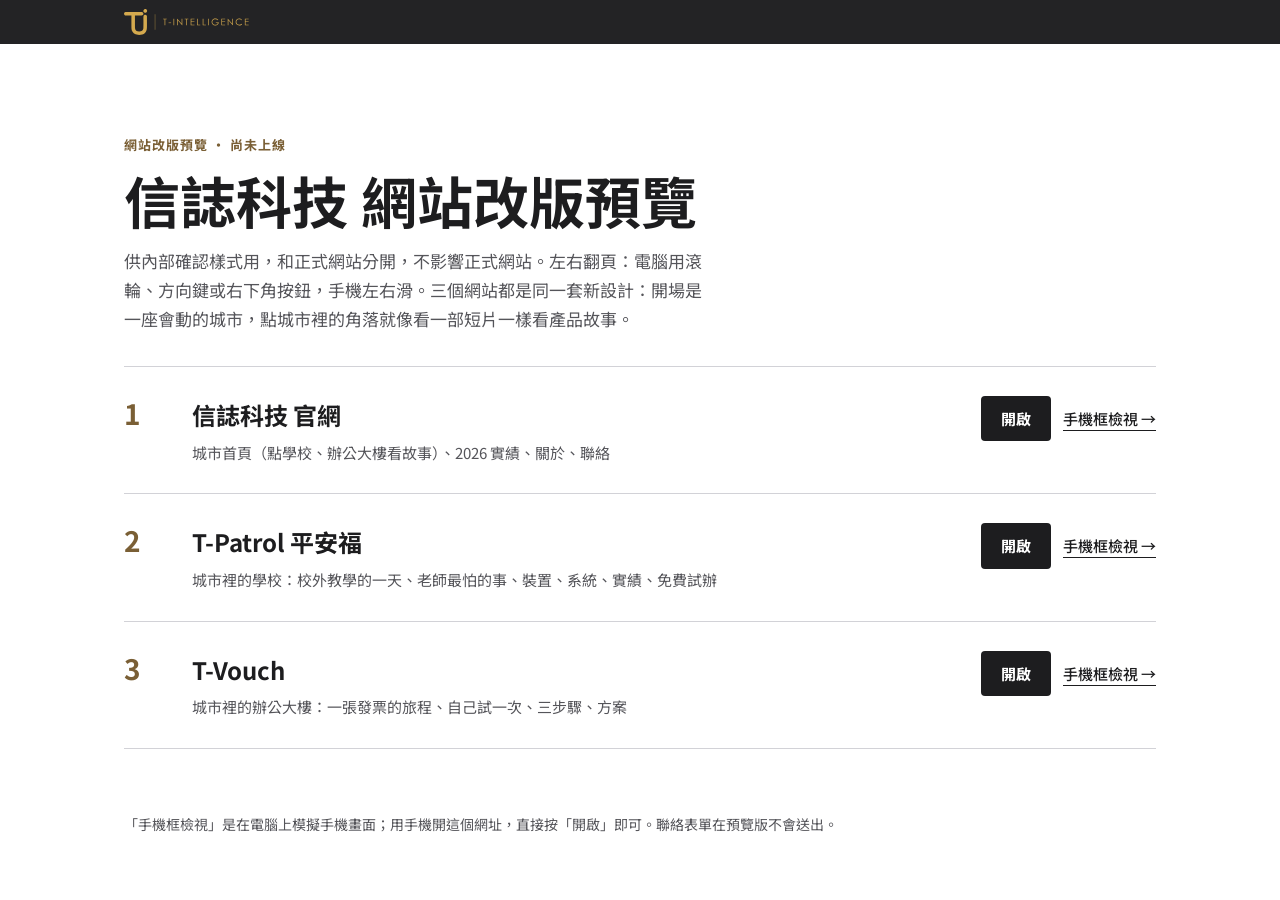
<file: index.html>
<!DOCTYPE html>
<html lang="zh-TW">
<head>
<meta charset="UTF-8">
<meta name="viewport" content="width=device-width, initial-scale=1.0">
<meta name="robots" content="noindex, nofollow">
<meta property="og:type" content="website">
<meta property="og:site_name" content="信誌科技 T-Intelligence">
<meta property="og:title" content="信誌科技 網站改版預覽">
<meta property="og:description" content="官網、T-Patrol 平安福、T-Vouch 智慧憑證辨識，三個網站的新版預覽。">
<meta property="og:url" content="https://jordan19980201.github.io/xinzhi-preview-site/">
<meta property="og:image" content="https://jordan19980201.github.io/xinzhi-preview-site/v5/company/og.jpg">
<meta property="og:image:width" content="1200">
<meta property="og:image:height" content="630">
<meta name="twitter:card" content="summary_large_image">
<meta name="twitter:image" content="https://jordan19980201.github.io/xinzhi-preview-site/v5/company/og.jpg">
<title>信誌科技 網站改版預覽</title>
<link rel="preconnect" href="https://fonts.googleapis.com">
<link rel="preconnect" href="https://fonts.gstatic.com" crossorigin>
<link href="https://fonts.googleapis.com/css2?family=Noto+Sans+TC:wght@400;500;700&display=swap" rel="stylesheet">
<style>
  /* 預覽入口頁：只用來分享預覽，不是正式網站的一部分 */
  :root { --ink: #1d1d1f; --muted: #6e6e73; --line: #d2d2d7; --gold-ink: #7a5f35; --blue: #0a66e0;
    --font: -apple-system, BlinkMacSystemFont, "SF Pro TC", "PingFang TC", "Noto Sans TC", "Microsoft JhengHei", sans-serif; }
  * { box-sizing: border-box; margin: 0; padding: 0; }
  body { font-family: var(--font); background: #fff; color: var(--ink); font-size: 17px; line-height: 1.7; -webkit-font-smoothing: antialiased; }
  .wrap { max-width: 1080px; margin: 0 auto; padding: 0 24px; }
  .bar { background: #232325; height: 44px; display: flex; align-items: center; }
  .bar .wrap { width: 100%; }
  .bar img { height: 26px; display: block; }
  header { padding: clamp(48px, 10vh, 96px) 0 32px; }
  .k { font-size: 13px; font-weight: 700; letter-spacing: .08em; color: var(--gold-ink); }
  h1 { font-size: clamp(34px, 5vw, 56px); line-height: 1.2; margin-top: 10px; }
  h1 span { display: inline-block; }
  .sub { color: var(--muted); margin-top: 14px; max-width: 34em; }
  ol { list-style: none; border-top: 1px solid var(--line); margin-bottom: 64px; }
  li { display: grid; grid-template-columns: 48px 1fr auto; gap: 4px 20px; align-items: baseline; padding: 28px 0; border-bottom: 1px solid var(--line); }
  .n { font-size: 28px; font-weight: 700; color: var(--gold-ink); line-height: 1; }
  h2 { font-size: 24px; }
  li p { color: var(--muted); font-size: 15px; grid-column: 2; }
  .go { grid-row: 1 / span 2; grid-column: 3; display: flex; gap: 12px; align-items: center; }
  .btn { display: inline-block; background: var(--ink); color: #fff; font-weight: 700; font-size: 15px; padding: 10px 20px; border-radius: 10px; text-decoration: none; }
  .link { color: var(--blue); font-size: 15px; font-weight: 500; text-decoration: none; }
  .btn:focus-visible, .link:focus-visible { outline: 2px solid var(--blue); outline-offset: 3px; }
  .how { font-size: 14px; color: var(--muted); padding-bottom: 48px; }
  @media (max-width: 680px) {
    li { grid-template-columns: 36px 1fr; }
    .n { font-size: 22px; }
    .go { grid-row: auto; grid-column: 2; margin-top: 12px; }
    .go .link { display: none; }  /* 手機上不需要手機框 */
  }
</style>
<link rel="stylesheet" href="editorial.css">
</head>
<body>
  <div class="bar"><div class="wrap"><img src="company/assets/ti-lockup-gold.svg" alt="信誌科技 T-Intelligence"></div></div>
  <main class="wrap">
    <header>
      <p class="k">網站改版預覽 ・ 尚未上線</p>
      <h1><span>信誌科技</span> <span>網站改版預覽</span></h1>
      <p class="sub">供內部確認樣式用，和正式網站分開，不影響正式網站。左右翻頁：電腦用滾輪、方向鍵或右下角按鈕，手機左右滑。三個網站都是同一套新設計：開場是一座會動的城市，點城市裡的角落就像看一部短片一樣看產品故事。</p>
    </header>
    <ol>
      <li><span class="n">1</span><h2>信誌科技 官網</h2><p>城市首頁（點學校、辦公大樓看故事）、2026 實績、關於、聯絡</p>
        <span class="go"><a class="btn" href="v5/company/">開啟</a><a class="link" href="v5/company/mobile.html">手機框檢視</a></span></li>
      <li><span class="n">2</span><h2>T-Patrol 平安福</h2><p>城市裡的學校：校外教學的一天、老師最怕的事、裝置、系統、實績、免費試辦</p>
        <span class="go"><a class="btn" href="v5/t-patrol/">開啟</a><a class="link" href="v5/t-patrol/mobile.html">手機框檢視</a></span></li>
      <li><span class="n">3</span><h2>T-Vouch</h2><p>城市裡的辦公大樓：一張發票的旅程、自己試一次、三步驟、方案</p>
        <span class="go"><a class="btn" href="v5/t-vouch/">開啟</a><a class="link" href="v5/t-vouch/mobile.html">手機框檢視</a></span></li>
    </ol>
    <p class="how">「手機框檢視」是在電腦上模擬手機畫面；用手機開這個網址，直接按「開啟」即可。聯絡表單在預覽版不會送出。</p>
  </main>
</body>
</html>
</file>
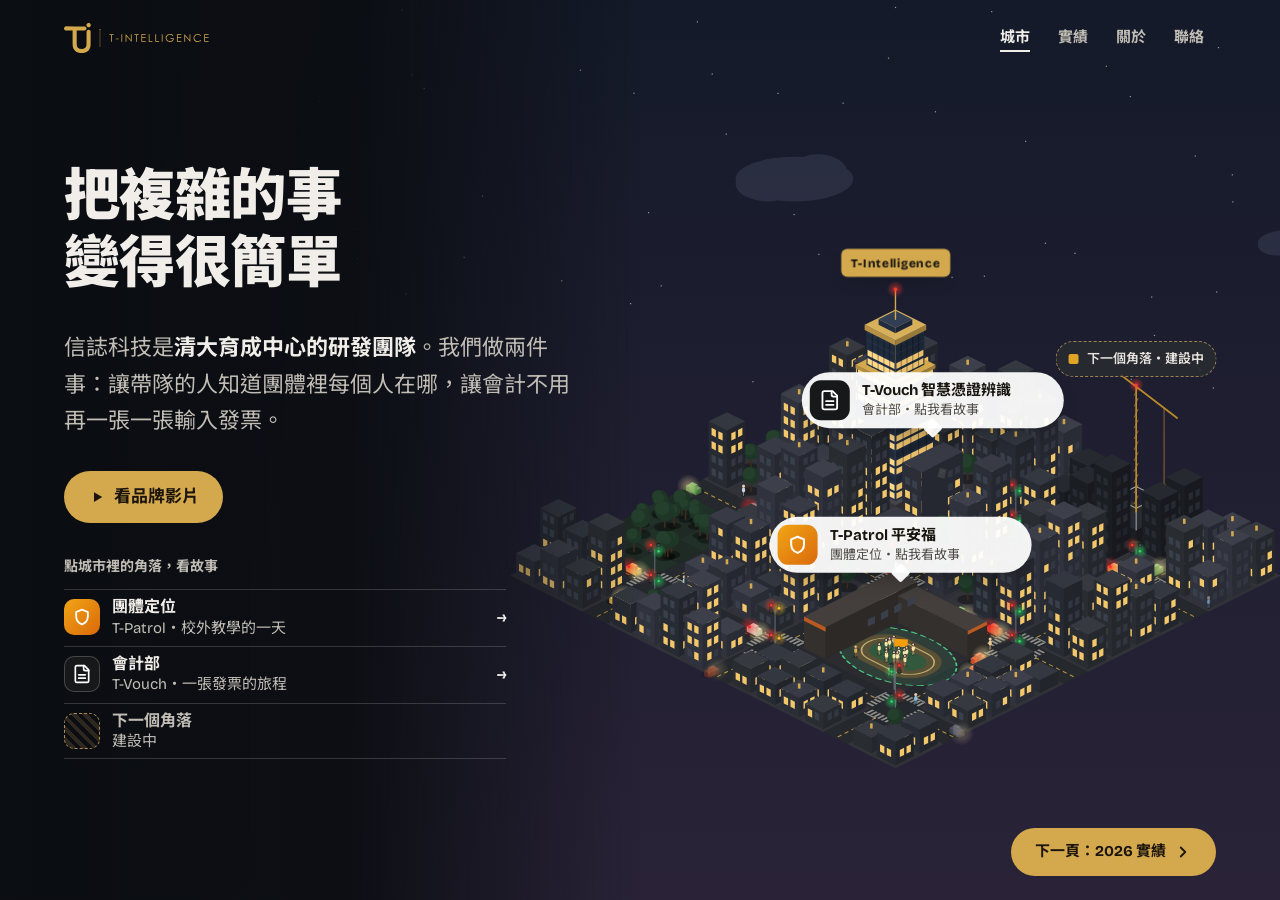
<file: v5/company/index.html>
<!DOCTYPE html>
<html lang="zh-TW">
<head>
<meta charset="UTF-8">
<meta name="viewport" content="width=device-width, initial-scale=1.0, maximum-scale=1.0, user-scalable=no">
<style>html { touch-action: pan-x pan-y; -webkit-text-size-adjust: 100%; text-size-adjust: 100%; }</style>
<script>/* 手機不能雙指放大：iOS Safari 不理 user-scalable=no，要另外擋住縮放手勢 */
['gesturestart', 'gesturechange', 'gestureend'].forEach(function (t) { document.addEventListener(t, function (e) { e.preventDefault(); }, { passive: false }); });
document.addEventListener('touchmove', function (e) { if (e.touches.length > 1) e.preventDefault(); }, { passive: false });</script>
<meta name="robots" content="noindex">
<!-- 分享縮圖（LINE、iMessage、FB）：1200×630。上正式網站時把網址換成正式網域 -->
<meta property="og:type" content="website">
<meta property="og:site_name" content="信誌科技 T-Intelligence">
<meta property="og:locale" content="zh_TW">
<meta property="og:title" content="信誌科技 T-Intelligence｜把複雜的事，變得很簡單">
<meta property="og:description" content="清大育成的研發團隊。T-Patrol 平安福讓帶隊的人知道團體裡每個人在哪；T-Vouch 讓會計不用再一張一張輸入發票。">
<meta property="og:url" content="https://jordan19980201.github.io/xinzhi-preview-site/v5/company/">
<meta property="og:image" content="https://jordan19980201.github.io/xinzhi-preview-site/v5/company/og.jpg">
<meta property="og:image:width" content="1200">
<meta property="og:image:height" content="630">
<meta property="og:image:alt" content="信誌科技 T-Intelligence｜把複雜的事，變得很簡單">
<meta name="twitter:card" content="summary_large_image">
<meta name="twitter:image" content="https://jordan19980201.github.io/xinzhi-preview-site/v5/company/og.jpg">
<link rel="icon" type="image/png" href="../favicon.png">
<script>
  // 配色：網址指定 ?theme= 就照它；沒指定就看訪客自己的時間：早上 6 點到下午 6 點前是白天（紙白），其他時間是傍晚（夜金）。
  // 放在 head，畫面出來前就決定，不會先閃一下另一種顏色。
  (function () {
    var t = new URLSearchParams(location.search).get('theme');
    if (!t) { var h = new Date().getHours(); t = h >= 6 && h < 18 ? 'paper' : 'night'; }
    if (t === 'paper' || t === 'mix') document.documentElement.dataset.theme = t;
  })();
</script>
<title>信誌科技 T-Intelligence｜把複雜的事，變得很簡單</title>
<meta name="description" content="清大育成的研發團隊。T-Patrol 平安福讓帶隊的人知道團體裡每個人在哪；T-Vouch 讓會計不用再一張一張輸入發票。">
<link rel="preconnect" href="https://fonts.googleapis.com">
<link rel="preconnect" href="https://fonts.gstatic.com" crossorigin>
<link href="https://fonts.googleapis.com/css2?family=Bricolage+Grotesque:opsz,wght@12..96,400..800&family=Noto+Sans+TC:wght@400;500;700;900&display=swap" rel="stylesheet">
<style>
/* 信誌科技官網（v5）— 依 _preview/PRODUCT.md 與確認過的設計簡報，從空白重做。
   色彩：可切換配色（?theme=night｜paper｜mix），讓使用者比較後再定。夜金＝品牌廣告影片的深炭灰＋金色線稿。發票、手機螢幕、表單是白色「島」，不跟著換。
   字型：中文 Noto Sans TC（使用者指定黑體），英文與數字 Bricolage Grotesque。比例 1.333，標題上限 6rem。
   版型：左右翻頁（使用者指定），每頁一個想法、構圖各不相同。插圖重畫自品牌廣告影片的線稿。 */
:root {
  --gold: #D4A94E;                         /* Logo 金（品牌色） */
  --gold-deep: oklch(0.69 0.115 80);       /* 同色相較深一階：插圖填色、分隔 */
  --ink: oklch(0.21 0.026 80);             /* 深墨（往金色色相偏） */
  --ink-2: oklch(0.34 0.04 80);            /* 次要文字：在金底上 ≥ 4.5:1 */
  --rule: oklch(0.21 0.026 80 / 0.24);     /* 細線 */
  --paper: oklch(0.99 0.004 85);           /* 白色島（發票、手機螢幕） */
  --on-ink: oklch(0.96 0.03 85);           /* 深墨按鈕上的字 */
  --ok: oklch(0.52 0.13 150);              /* 在範圍內（白色島上用） */
  --alert: oklch(0.55 0.2 28);
  --scan: oklch(0.55 0.17 258);
  /* 版面色（可切換）：預設＝夜金 */
  --bg: oklch(0.205 0.004 80); --ink: oklch(0.95 0.008 85); --ink-2: oklch(0.80 0.012 85); --rule: oklch(0.95 0.008 85 / 0.18); --on-ink: oklch(0.205 0.004 80); --btn: #D4A94E; --btn-ink: oklch(0.2 0.02 80); --art: #D4A94E; --art-fill: oklch(0.32 0.03 80); --hi: #D4A94E; --hi-ink: oklch(0.2 0.02 80); --shadow: oklch(0 0 0 / 0.6);

  --sans: "Bricolage Grotesque", "Noto Sans TC", system-ui, sans-serif;
  --s-1: 4px; --s-2: 8px; --s-3: 12px; --s-4: 16px; --s-5: 24px; --s-6: 32px; --s-7: 48px; --s-8: 64px; --s-9: 96px;
  --t-sm: 0.875rem; --t-base: 1.0625rem; --t-lg: 1.375rem; --t-xl: 1.875rem;
  --t-2xl: clamp(1.9rem, min(3.4vw, 5.4vh), 2.75rem); --t-display: clamp(2.6rem, min(6vw, 10.5vh), 5.5rem);  /* 也看螢幕高度：矮筆電不爆版 */
  --ease: cubic-bezier(0.16, 1, 0.3, 1);   /* ease-out-expo */
  --z-nav: 20; --z-pager: 30; --z-modal: 50;
  --pad-x: clamp(20px, 5vw, 80px);
}
/* 紙白：白底黑字，金色只當色塊 */
html[data-theme="paper"], html[data-theme="paper"] body { --bg: oklch(0.985 0.002 85); --ink: oklch(0.2 0.01 80); --ink-2: oklch(0.42 0.012 80); --rule: oklch(0.2 0.01 80 / 0.14); --on-ink: oklch(0.985 0.002 85); --btn: oklch(0.2 0.01 80); --btn-ink: oklch(0.985 0.002 85); --art: oklch(0.2 0.01 80); --art-fill: #D4A94E; --hi: #D4A94E; --hi-ink: oklch(0.2 0.01 80); --shadow: oklch(0.2 0.01 80 / 0.25); }
/* 混合：開場、實績、聯絡是夜金，其他頁紙白（.dark 由這裡指定） */
html[data-theme="mix"] { --bg: oklch(0.985 0.002 85); --ink: oklch(0.2 0.01 80); --ink-2: oklch(0.42 0.012 80); --rule: oklch(0.2 0.01 80 / 0.14); --on-ink: oklch(0.985 0.002 85); --btn: oklch(0.2 0.01 80); --btn-ink: oklch(0.985 0.002 85); --art: oklch(0.2 0.01 80); --art-fill: #D4A94E; --hi: #D4A94E; --hi-ink: oklch(0.2 0.01 80); --shadow: oklch(0.2 0.01 80 / 0.25); }
html[data-theme="mix"] .page.dark, html[data-theme="mix"][data-cur-dark] .top, html[data-theme="mix"][data-cur-dark] .pager { --bg: oklch(0.205 0.004 80); --ink: oklch(0.95 0.008 85); --ink-2: oklch(0.80 0.012 85); --rule: oklch(0.95 0.008 85 / 0.18); --on-ink: oklch(0.205 0.004 80); --btn: #D4A94E; --btn-ink: oklch(0.2 0.02 80); --art: #D4A94E; --art-fill: oklch(0.32 0.03 80); --hi: #D4A94E; --hi-ink: oklch(0.2 0.02 80); --shadow: oklch(0 0 0 / 0.6); }
/* 白色島：永遠白底深字 */
.inv, .phone .scr, form { --ink: oklch(0.2 0.012 80); --ink-2: oklch(0.42 0.012 80); --on-ink: oklch(0.985 0.002 85); --btn: oklch(0.2 0.012 80); --btn-ink: oklch(0.985 0.002 85); }
*, *::before, *::after { box-sizing: border-box; }
* { margin: 0; padding: 0; }
html, body { height: 100%; }
body { font-family: var(--sans); font-size: var(--t-base); line-height: 1.7; color: var(--ink); background: var(--bg); -webkit-font-smoothing: antialiased; overflow: hidden; font-optical-sizing: auto; }
a { color: inherit; }
button, input, textarea { font: inherit; color: inherit; }
button { background: none; border: 0; cursor: pointer; }
img, svg { display: block; max-width: 100%; }
:focus-visible { outline: 3px solid var(--ink); outline-offset: 3px; border-radius: 4px; }
h1, h2, h3 { text-wrap: balance; font-weight: 900; }
p { text-wrap: pretty; }
.nw { white-space: nowrap; }
.sr-only { position: absolute; width: 1px; height: 1px; overflow: hidden; clip: rect(0 0 0 0); white-space: nowrap; }
.skip { position: absolute; left: var(--s-4); top: -80px; z-index: var(--z-modal); background: var(--ink); color: var(--on-ink); padding: var(--s-3) var(--s-4); border-radius: 6px; text-decoration: none; font-weight: 700; }
.skip:focus { top: var(--s-4); }

/* 頂列：透明疊在金色上，目前頁的連結有底線 */
.top { position: fixed; inset: 0 0 auto; z-index: var(--z-nav); height: 76px; display: flex; align-items: center; justify-content: space-between; padding: 0 var(--pad-x); pointer-events: none; }
.top > * { pointer-events: auto; }
.top .logo img { height: 30px; width: auto; }
.top .lg-light { display: none; }
html[data-theme="paper"] .top .lg-dark, html[data-theme="mix"]:not([data-cur-dark]) .top .lg-dark { display: none; }
html[data-theme="paper"] .top .lg-light, html[data-theme="mix"]:not([data-cur-dark]) .top .lg-light { display: block; }
.top nav { display: flex; gap: var(--s-1); }
.top nav button { min-height: 44px; padding: 0 var(--s-3); font-weight: 700; font-size: 15px; border-radius: 6px; color: var(--ink-2); transition: color 150ms ease; position: relative; }
.top nav button:hover, .top nav button[aria-current="true"] { color: var(--ink); }
.top nav button::after { content: ""; position: absolute; left: var(--s-3); right: var(--s-3); bottom: 8px; height: 2px; background: var(--ink); transform: scaleX(0); transform-origin: left; transition: transform 300ms var(--ease); }
.top nav button[aria-current="true"]::after { transform: none; }

/* 左右翻頁 */
main { height: 100dvh; display: flex; overflow-x: auto; overflow-y: hidden; scroll-snap-type: x mandatory; scrollbar-width: none; overscroll-behavior-x: contain; }
main::-webkit-scrollbar { display: none; }
.page { background: transparent; color: var(--ink); flex: 0 0 100%; height: 100%; scroll-snap-align: start; scroll-snap-stop: always; position: relative; overflow: hidden; padding: 104px var(--pad-x) 96px; }

/* 翻頁鈕：說得出下一頁是什麼，不用頁碼點 */
.pager { position: fixed; right: var(--pad-x); bottom: var(--s-5); z-index: var(--z-pager); display: flex; gap: var(--s-2); }
.pager button { min-height: 48px; padding: 0 var(--s-5); border-radius: 999px; font-weight: 700; font-size: 15px; display: inline-flex; align-items: center; gap: var(--s-2); transition: transform 150ms ease, background-color 150ms ease, opacity 200ms ease; }
.pager .prev { width: 48px; padding: 0; justify-content: center; box-shadow: inset 0 0 0 2px var(--ink); }
.pager .next { background: var(--btn); color: var(--btn-ink); }
.pager button:active { transform: scale(0.97); }
.pager button[disabled] { opacity: 0; pointer-events: none; }
.pager svg { width: 18px; height: 18px; }

/* 共用按鈕 */
.btn { display: inline-flex; align-items: center; gap: var(--s-2); min-height: 52px; padding: 0 var(--s-5); border-radius: 999px; background: var(--btn); color: var(--btn-ink); font-weight: 700; text-decoration: none; transition: transform 150ms ease, opacity 150ms ease; }
.btn:hover { opacity: .9; }
.btn:active { transform: scale(0.97); }
.btn svg { width: 18px; height: 18px; }
.go { display: inline-flex; align-items: center; gap: var(--s-2); min-height: 44px; font-weight: 700; text-decoration: underline; text-decoration-thickness: 2px; text-underline-offset: 6px; }
.go:hover { text-decoration-thickness: 3px; }

/* ---------- 01 你好：把複雜的事，變得很簡單 ---------- */
.p-hello { display: grid; grid-template-columns: 1.45fr 1fr; align-items: center; gap: var(--s-8); }
.p-hello h1 { font-size: clamp(2.4rem, min(4.4vw, 9vh), 5rem); line-height: 1.12; letter-spacing: -0.01em; }
.p-hello h1 .ln { display: block; overflow: hidden; padding-bottom: .06em; }
.p-hello h1 .ln > span { display: inline-block; }
.p-hello .intro { margin-top: var(--s-6); max-width: 34em; font-size: var(--t-lg); line-height: 1.65; color: var(--ink-2); }
.p-hello .intro b { color: var(--ink); }
.p-hello .acts { margin-top: var(--s-6); display: flex; flex-wrap: wrap; align-items: center; gap: var(--s-5); }
/* 城市裡的角落：和城市上的標籤同一個圖示，一眼對得上；最後一個是還沒點亮的角落 */
.corners { margin-top: var(--s-6); display: grid; gap: 2px; max-width: 26em; }
.corners-k { font-size: var(--t-sm); font-weight: 700; color: var(--ink-2); margin-bottom: var(--s-2); }
.corners button, .corner-next { display: grid; grid-template-columns: 36px 1fr auto; gap: var(--s-3); align-items: center; min-height: 52px; padding: 6px 0; text-align: left; border-top: 1px solid var(--rule); color: var(--ink-2); font-size: 15px; line-height: 1.35; }
.corners button::after { content: "→"; color: var(--ink); font-weight: 700; transition: transform 200ms var(--ease); }
.corners button:hover::after, .corners button:focus-visible::after { transform: translateX(4px); }
.corners button:hover b { text-decoration: underline; text-underline-offset: 4px; }
.corners b { display: block; color: var(--ink); font-size: 16px; }
.corners .tile { width: 36px; height: 36px; border-radius: 10px; display: grid; place-items: center; }
.corners .tile svg { width: 20px; height: 20px; }
.corner-next { border-bottom: 1px solid var(--rule); }
.corner-next .tile { border: 1.5px dashed oklch(0.75 0.1 80 / .8); background: repeating-linear-gradient(45deg, transparent 0 4px, oklch(0.75 0.1 80 / .18) 4px 8px); }
.corner-next b { color: var(--ink-2); }
/* 動態城市：整頁背景；左側一層同色漸層讓文字清楚 */
.p-hello { padding: 0; display: block; }
.city { position: fixed; inset: 0; width: 100%; height: 100%; display: block; z-index: 0; }
/* 城市畫布固定在所有頁面後面（每一頁都看得到它在動）；內容頁蓋一層半透明底色 */
main { position: relative; z-index: 1; }
.page:not(.p-hello) { background: color-mix(in oklch, var(--bg) 70%, transparent); }
.p-hello .copy { position: relative; z-index: 1; padding: 120px var(--pad-x) 96px; width: min(760px, 50%); height: 100%; display: flex; flex-direction: column; justify-content: center;
  background: linear-gradient(90deg, var(--bg) 0%, var(--bg) 55%, color-mix(in oklch, var(--bg) 0%, transparent) 100%); }
html:not([data-theme="paper"]) body { background: oklch(0.16 0.01 260); }
html:not([data-theme="paper"]) .p-hello .copy { background: linear-gradient(90deg, oklch(0.16 0.01 260) 0%, oklch(0.16 0.01 260 / .92) 55%, oklch(0.16 0.01 260 / 0) 100%); }
/* 城市裡的產品地點：可點的標籤 */
.pin { position: absolute; z-index: 2; left: 0; top: 0; display: flex; text-align: left; font: inherit; align-items: center; gap: var(--s-3); padding: 8px 14px 8px 8px; border-radius: 999px; text-decoration: none;
  background: oklch(1 0 0 / .94); color: oklch(0.2 0.012 80); box-shadow: 0 12px 26px -12px oklch(0 0 0 / .45); transform: translate(-50%, -100%); transition: transform 250ms var(--ease), box-shadow 250ms var(--ease); }
.pin::after { content: ""; position: absolute; left: 50%; bottom: -7px; width: 14px; height: 14px; background: inherit; transform: translateX(-50%) rotate(45deg); border-radius: 2px; }
.pin:hover, .pin:focus-visible { transform: translate(-50%, calc(-100% - 4px)); box-shadow: 0 18px 30px -12px oklch(0 0 0 / .5); }
.pin .tile { width: 40px; height: 40px; border-radius: 11px; display: grid; place-items: center; flex: none; }
.pin .tile svg { width: 22px; height: 22px; }
.pin.patrol .tile { background: linear-gradient(135deg, #F2A516, #D9690B); }
.pin.vouch .tile { background: #17181a; }
.pin b { display: block; font-size: 15px; line-height: 1.3; }
.pin .txt span { display: block; font-size: 13px; color: oklch(0.42 0.012 80); line-height: 1.4; }
.pin { animation: drop 700ms var(--ease) both; } .pin.patrol { animation-delay: 500ms; } .pin.vouch { animation-delay: 650ms; }
.pin-hq { position: absolute; z-index: 2; left: 0; top: 0; transform: translate(-50%, -100%); padding: 4px 10px; border-radius: 6px; font-size: 12px; font-weight: 800; letter-spacing: .06em; background: #D4A94E; color: #1d1a12; white-space: nowrap; pointer-events: none; will-change: translate; box-shadow: 0 8px 18px -10px oklch(0 0 0 / .5); }   /* 信誌科技大樓 */
.pin.patrol, .pin.vouch { width: 262px; }   /* 兩個產品標籤一樣大 */
.pin .txt { min-width: 0; } .pin .txt span { white-space: nowrap; overflow: hidden; text-overflow: ellipsis; }
@media (max-width: 960px) { .pin.patrol, .pin.vouch { width: 214px; } }   /* 手機：兩個一樣寬 */
/* 下一個角落（還沒點亮的街區） */
.pin-next { position: absolute; z-index: 2; left: 0; top: 0; transform: translate(-50%, -100%); display: flex; align-items: center; gap: 8px; padding: 6px 12px; border-radius: 999px; font-size: 13px; font-weight: 600;
  background: oklch(0.3 0.01 260 / .78); color: oklch(0.92 0.01 85); border: 1px dashed oklch(0.75 0.1 80 / .7); white-space: nowrap; pointer-events: none; animation: fade 700ms var(--ease) 900ms both; }
html[data-theme="paper"] .pin-next { background: oklch(1 0 0 / .85); color: oklch(0.38 0.01 80); border-color: oklch(0.6 0.1 80 / .7); }
.pin-next .crane { width: 10px; height: 10px; border-radius: 2px; background: #e0a526; }
/* 故事模式（樣式在 ../story.css，與產品網站共用）：首頁文字、標籤、翻頁鈕、主選單退場 */
body.in-story .p-hello .copy, body.in-story .pin, body.in-story .pin-next, body.in-story .pin-hq, body.in-story .pager, body.in-story .top nav { opacity: 0; visibility: hidden; transition: opacity 300ms ease, visibility 0s 300ms; }
.p-hello .copy, .pin, .pin-next, .pager, .top nav { transition: opacity 400ms ease 300ms; }
/* T-Patrol 提醒：學生離開範圍時從學校標籤下方跳出 */
.toast { position: absolute; z-index: 2; left: 0; top: 0; transform: translate(-50%, 14px); padding: 8px 14px; border-radius: 10px; background: #fff3f3; color: oklch(0.42 0.17 28); border: 1px solid #f5c2c4; font-size: 13px; font-weight: 600; white-space: nowrap; opacity: 0; transition: opacity 250ms ease; pointer-events: none; }
.toast b { color: oklch(0.45 0.2 28); }
.toast.on { opacity: 1; }
/* 開場：兩行標題由下往上露出，兩個產品標誌接著落下 */
.p-hello h1 .ln > span { animation: rise 800ms var(--ease) both; }
.p-hello h1 .ln:nth-child(2) > span { animation-delay: 120ms; }
.p-hello .intro, .p-hello .acts, .p-hello .corners { animation: fade 700ms var(--ease) 360ms both; }
@keyframes rise { from { transform: translateY(105%); } }
@keyframes fade { from { opacity: 0; transform: translateY(12px); } }
@keyframes drop { from { opacity: 0; transform: translateY(-28px) rotate(-6deg); } }

/* ---------- 02 人一多，每個人在哪？ ---------- */
.p-patrol { display: grid; grid-template-columns: 1fr 1fr; grid-template-rows: auto 1fr; column-gap: var(--s-8); }
.p-patrol .ask { grid-column: 1 / -1; font-size: var(--t-display); line-height: 1.12; letter-spacing: -0.01em; }
.p-patrol .ask em { font-style: normal; color: var(--paper); -webkit-text-stroke: 0; text-shadow: none; }
.scene-art { align-self: center; position: relative; color: var(--art); }
.p-vouch .left svg { color: var(--art); }
.scene-art svg { width: min(100%, 560px); height: auto; overflow: visible; }
.scene-art .runner { transform-box: fill-box; transform-origin: center; }
.answer { align-self: center; display: grid; grid-template-columns: auto 1fr; gap: var(--s-6); align-items: center; }
.answer h2, .p-vouch .left h2 { font-size: var(--t-2xl); line-height: 1.25; }
.answer p { margin-top: var(--s-3); color: var(--ink-2); max-width: 22em; }
.answer .go { margin-top: var(--s-4); }
.phone { width: clamp(170px, min(17vw, 28vh), 240px); aspect-ratio: 9 / 18.5; background: #111; border-radius: 30px; padding: 8px; box-shadow: 0 30px 50px -24px var(--shadow); }
.phone .scr { height: 100%; border-radius: 23px; background: var(--paper); overflow: hidden; display: flex; flex-direction: column; font-size: 12px; color: var(--ink); }
.phone .bar { padding: 12px 12px 8px; font-weight: 700; display: flex; justify-content: space-between; }
.phone .bar span { color: var(--ok); }
.phone .map { flex: 1; position: relative; background: oklch(0.95 0.012 140); }
.phone .map svg { width: 100%; height: 100%; }
.phone .foot { padding: 10px 12px; font-weight: 700; display: flex; justify-content: space-between; align-items: center; }
.phone .foot b { font-size: 20px; font-family: var(--sans); color: var(--ok); }

/* ---------- 03 發票收據，還在手動輸入？ ---------- */
.p-vouch { display: grid; grid-template-columns: 1fr 1.1fr; grid-template-rows: auto 1fr; column-gap: var(--s-8); }
.p-vouch .ask { grid-column: 1 / -1; font-size: var(--t-display); line-height: 1.12; letter-spacing: -0.01em; text-align: right; }
.p-vouch .left { align-self: center; display: grid; gap: clamp(var(--s-4), 3vh, var(--s-6)); }
.p-vouch .left svg { width: min(100%, 380px, 46vh); height: auto; }  /* 矮螢幕（筆電）縮小線稿，整頁放得下 */
.p-vouch .left p { margin-top: var(--s-3); color: var(--ink-2); max-width: 24em; }
.p-vouch .left .go { margin-top: var(--s-4); }
.ocr { align-self: center; display: grid; grid-template-columns: auto 1fr; gap: var(--s-6); align-items: center; }
.inv { width: clamp(200px, 17vw, 250px); background: var(--paper); color: var(--ink); padding: 18px 18px 14px; transform: rotate(-3deg); box-shadow: 0 30px 50px -26px var(--shadow); position: relative; overflow: hidden; font-size: 12px; }
.inv .t { text-align: center; font-weight: 900; letter-spacing: .14em; }
.inv .big { text-align: center; font-weight: 700; font-size: 17px; line-height: 1.3; padding: 4px 0 8px; border-bottom: 1.5px dashed oklch(0.8 0.01 85); font-variant-numeric: tabular-nums; }
.inv .f { display: flex; justify-content: space-between; padding: 8px 0; border-bottom: 1px solid oklch(0.93 0.005 85); position: relative; }
.inv .f::after { content: ""; position: absolute; inset: 3px -7px; border: 2px solid var(--scan); border-radius: 4px; opacity: 0; transition: opacity 250ms ease; }
.ocr.read .inv .f::after { opacity: 1; }
.ocr.read .inv .f:nth-of-type(2)::after { transition-delay: 120ms; } .ocr.read .inv .f:nth-of-type(3)::after { transition-delay: 240ms; }
.inv .lines { display: grid; gap: 6px; margin-top: 10px; }
.inv .lines i { height: 5px; background: oklch(0.93 0.005 85); border-radius: 3px; }
.inv .lines i:nth-child(2) { width: 70%; }
.inv .beam { position: absolute; left: 0; right: 0; top: -40px; height: 40px; background: linear-gradient(180deg, transparent, oklch(0.55 0.17 258 / 0.25)); border-bottom: 2px solid var(--scan); opacity: 0; }
.ocr.scan .inv .beam { animation: beam 1100ms var(--ease) forwards; }
@keyframes beam { 0% { top: -40px; opacity: 1; } 90% { opacity: 1; } 100% { top: 100%; opacity: 0; } }
.fields { display: grid; gap: var(--s-3); }
.fields div { display: grid; grid-template-columns: 4.5em 1fr; align-items: baseline; gap: var(--s-3); border-bottom: 2px solid var(--ink); padding-bottom: var(--s-2); opacity: .28; transform: translateX(-10px); transition: opacity 400ms var(--ease), transform 400ms var(--ease); }
.fields dt { font-weight: 700; color: var(--ink-2); }
.fields dd { font-size: var(--t-xl); font-weight: 800; font-variant-numeric: tabular-nums; line-height: 1.2; }
.ocr.read .fields div { opacity: 1; transform: none; }
.ocr.read .fields div:nth-child(2) { transition-delay: 120ms; } .ocr.read .fields div:nth-child(3) { transition-delay: 240ms; }
.ocr .try { grid-column: 1 / -1; justify-self: start; }
.ocr .note { grid-column: 1 / -1; font-size: var(--t-sm); color: var(--ink-2); }

/* ---------- 04 2026 ---------- */
.p-proof { display: grid; grid-template-rows: auto 1fr; }
.p-proof h2 { font-size: var(--t-display); line-height: 1.12; letter-spacing: -0.01em; max-width: 14em; }
.p-proof h2 mark { background: var(--hi); color: var(--hi-ink); display: inline-block; line-height: 1.12; padding: .14em .18em .02em; vertical-align: top; border-radius: 6px; -webkit-box-decoration-break: clone; box-decoration-break: clone; }  /* 金底上用白字對比不夠，改成深墨底金字 */
.line { position: relative; align-self: center; margin-top: var(--s-6); }
.line .rule { height: 3px; background: var(--ink); transform-origin: left; }
.line .months { display: grid; grid-template-columns: repeat(6, 1fr); }
.line .months span { font-weight: 800; font-size: var(--t-lg); padding-top: var(--s-3); border-left: 2px solid var(--ink); padding-left: var(--s-3); font-variant-numeric: tabular-nums; }
.line .up, .line .down { display: grid; grid-template-columns: repeat(6, 1fr); gap: 0; }
.line .up { align-items: end; margin-bottom: var(--s-4); }
.line .down { align-items: start; margin-top: var(--s-4); }
.case { padding: 0 var(--s-4) 0 0; }
.case b::before { content: ""; display: inline-block; width: 10px; height: 10px; border-radius: 50%; background: var(--ink); margin-right: var(--s-2); vertical-align: 0.12em; }  /* 時間軸上的節點 */
.case b { display: block; font-size: var(--t-lg); line-height: 1.3; }
.case span { display: block; font-size: var(--t-sm); color: var(--ink-2); line-height: 1.5; }
.case + .case { margin-top: var(--s-3); }
.p-proof.in .rule { animation: draw 900ms var(--ease) both; }
.p-proof.in .case { animation: fade 600ms var(--ease) both; animation-delay: calc(300ms + var(--i) * 80ms); }
@keyframes draw { from { transform: scaleX(0); } }
.p-proof .src { position: absolute; left: var(--pad-x); bottom: var(--s-6); font-size: var(--t-sm); color: var(--ink-2); max-width: 40em; }

/* ---------- 05 我們 ---------- */
.p-about { display: grid; grid-template-columns: 1fr 1fr; gap: var(--s-8); align-items: center; }
.p-about h2 { font-size: var(--t-display); line-height: 1.12; letter-spacing: -0.01em; }
.p-about .where { margin-top: var(--s-6); font-weight: 700; color: var(--ink-2); }
.p-about .where a { color: var(--ink); }
.beliefs { display: grid; gap: var(--s-6); }
.beliefs p { font-size: var(--t-lg); line-height: 1.6; color: var(--ink-2); }
.beliefs p b { color: var(--ink); font-size: var(--t-xl); display: block; line-height: 1.3; margin-bottom: var(--s-1); }

/* ---------- 06 聯絡 ---------- */
.p-talk { display: grid; grid-template-columns: 1fr 1.1fr; gap: var(--s-8); align-items: center; }
.p-talk h2 { font-size: var(--t-display); line-height: 1.12; letter-spacing: -0.01em; }
.direct { margin-top: var(--s-6); display: grid; gap: var(--s-3); }
.direct a { font-size: var(--t-xl); font-weight: 800; text-decoration: none; width: fit-content; border-bottom: 2px solid var(--ink); line-height: 1.4; min-height: 44px; display: inline-flex; align-items: center; }
.direct a:hover { border-bottom-width: 3px; }
.direct p { color: var(--ink-2); font-weight: 700; }
form { background: var(--paper); color: var(--ink); border-radius: 20px; padding: var(--s-6); display: grid; gap: var(--s-5); box-shadow: 0 30px 50px -30px var(--shadow); }
fieldset { border: 0; display: grid; gap: var(--s-2); }
legend, label { font-weight: 700; font-size: 15px; }
.topics { display: flex; flex-wrap: wrap; gap: var(--s-2); margin-top: var(--s-2); }
.topics label { position: relative; }
.topics input { position: absolute; inset: 0; opacity: 0; margin: 0; cursor: pointer; }
.topics span { display: inline-flex; align-items: center; min-height: 44px; padding: 0 var(--s-4); border-radius: 999px; box-shadow: inset 0 0 0 1.5px oklch(0.85 0.01 85); font-weight: 600; transition: background-color 150ms ease, color 150ms ease; }
.topics input:checked + span { background: var(--ink); color: var(--on-ink); box-shadow: none; }
.topics input:focus-visible + span { outline: 3px solid var(--ink); outline-offset: 2px; }
.two { display: grid; grid-template-columns: 1fr 1fr; gap: var(--s-4); }
.field { display: grid; gap: var(--s-2); }
.field input, .field textarea { width: 100%; padding: 12px 14px; border: 1.5px solid oklch(0.85 0.01 85); border-radius: 10px; background: var(--paper); font-size: 16px; transition: border-color 150ms ease; }
.field textarea { min-height: 96px; resize: vertical; }
.field input:focus, .field textarea:focus { outline: none; border-color: var(--ink); box-shadow: 0 0 0 3px oklch(0.21 0.026 80 / 0.15); }
.send { display: flex; flex-wrap: wrap; gap: var(--s-4); align-items: center; }
.send small { color: oklch(0.45 0.02 85); }
.form-msg { font-weight: 700; color: var(--ok); }
.legal { position: absolute; left: var(--pad-x); bottom: var(--s-6); font-size: var(--t-sm); color: var(--ink-2); }

/* 影片對話框 */
.vbox { border: 0; padding: 0; background: #000; border-radius: 16px; width: min(92vw, 1100px); max-height: 92vh; margin: auto; overflow: hidden; }
.vbox::backdrop { background: oklch(0.21 0.026 80 / 0.8); }
.vbox video { display: block; width: 100%; max-height: 88vh; }
.vbox .x { position: absolute; top: 10px; right: 10px; width: 44px; height: 44px; border-radius: 8px; background: rgba(0,0,0,.55); color: #fff; font-size: 26px; line-height: 1; z-index: 1; }

/* 響應式：手機時每頁上下排，內容多就在頁內往下捲 */
@media (min-width: 961px) and (max-height: 840px) {
  .p-vouch .left { grid-template-columns: minmax(0, .8fr) 1fr; align-items: center; column-gap: var(--s-5); }
  .p-vouch .left svg { width: 100%; }
}
@media (max-width: 960px) {
  .page { overflow-y: auto; overflow-x: hidden; padding: 92px var(--pad-x) 112px; }
  /* 手機：每頁可往下捲，格線列照內容長，不要被壓成一個螢幕高（否則內容互相重疊） */
  main > .page:not(.p-hello) { grid-template-rows: none; grid-auto-rows: max-content; align-content: start; }
  /* 手機：頁面可以上下捲，頂列加底色，捲動的內容不會蓋到品牌 Logo（故事模式時透明，不擋「離開故事」） */
  .top { background: color-mix(in oklch, var(--bg) 94%, transparent); -webkit-backdrop-filter: blur(8px); backdrop-filter: blur(8px); box-shadow: 0 1px 0 var(--rule); transition: background-color 300ms ease; }
  html:not([data-theme="paper"]) .top { background: oklch(0.16 0.01 260 / .94); }
  body.in-story .top { background: transparent; box-shadow: none; -webkit-backdrop-filter: none; backdrop-filter: none; }
  .p-hello, .p-patrol, .p-vouch, .p-about, .p-talk { grid-template-columns: 1fr; row-gap: var(--s-7); align-content: start; }
  .p-vouch .ask { text-align: left; }
  /* 手機：城市在下半部，文字在上半部 */
  .p-hello { display: block; overflow-x: hidden; overflow-y: auto; padding: 0; }   /* 手機：開場內容比螢幕長時可以往下捲（角落清單不會被切掉） */
  body.in-story .p-hello { overflow: hidden; }
  .pin, .pin-next { z-index: 0; }   /* 往下捲時，文字區塊從城市標籤上面滑過去，不會被標籤蓋住 */
  .p-hello .copy { width: auto; max-width: none; height: auto; margin-top: 44vh; padding: 28px var(--pad-x) 100px; justify-content: flex-start; background: linear-gradient(180deg, color-mix(in oklch, var(--bg) 0%, transparent) 0, var(--bg) 28px); }
  html:not([data-theme="paper"]) .p-hello .copy { background: linear-gradient(180deg, oklch(0.16 0.01 260 / 0) 0, oklch(0.16 0.01 260) 28px); }
  .p-hello .intro { font-size: var(--t-base); margin-top: var(--s-4); }
  .p-hello .acts { margin-top: var(--s-5); }
  .pin { padding: 6px 10px 6px 6px; } .pin .tile { width: 32px; height: 32px; border-radius: 9px; } .pin .tile svg { width: 18px; height: 18px; } .pin .txt span { display: none; }
  .line .up, .line .down, .line .months { grid-template-columns: repeat(3, 1fr); }
  .line .months span:nth-child(n+4) { display: none; }
  .p-proof .line { overflow-x: auto; }
  .p-proof .src, .legal { position: static; margin-top: var(--s-6); }
}
@media (max-width: 640px) {
  .top { height: 64px; }
  .top nav { display: none; }
  .answer, .ocr { grid-template-columns: 1fr; justify-items: start; }
  .two { grid-template-columns: 1fr; }
  .pager { left: 0; right: 0; bottom: 0; padding: var(--s-3) var(--pad-x) calc(var(--s-3) + env(safe-area-inset-bottom)); background: var(--bg); box-shadow: 0 -1px 0 var(--rule); justify-content: space-between; }  /* 手機：底列有底色，不會蓋住內容 */
  .direct a { font-size: var(--t-lg); }
  .pager .next { flex: 1; justify-content: center; }
  .line .up, .line .down { grid-template-columns: 1fr; }
  .line .months { display: none; }
  .line .rule { display: none; }
  .case { margin-top: var(--s-3); }
  .p-proof h2 { font-size: 2.1rem; }  /* 「帶著 T-Patrol 出門，」不拆行，手機上要再小一點才放得下 */
  .p-proof { grid-template-columns: minmax(0, 1fr); }
}

/* ---------- 手機：每頁一個畫面裝得下，不上下捲（使用者 2026-11-19）；重點留下、補充說明省略，電腦版不變 ---------- */
@media (max-width: 640px) {
  .page { padding: 84px var(--pad-x) 80px; }
  main > .page { overflow-y: hidden; }
  /* 手機：內容頁整塊上下置中，不會上面擠、下面空 */
  main > .page:not(.p-hello):not(.p-news):not(.p-device):not(.p-proof) { align-content: center; }

  main > .page:not(.p-hello) { row-gap: clamp(10px, 2vh, 18px); }
  .p-hello .copy { position: absolute; left: 0; right: 0; top: auto; bottom: 72px; height: auto; margin: 0; padding: 28px var(--pad-x) 10px; }
  /* 城市延伸到整支手機：文字區塊改成半透明底色，城市在文字後面也看得到 */
  html .p-hello .copy { background: linear-gradient(180deg, color-mix(in oklch, var(--bg) 0%, transparent) 0, color-mix(in oklch, var(--bg) 84%, transparent) 40px, color-mix(in oklch, var(--bg) 90%, transparent) 100%); }
  html:not([data-theme="paper"]) .p-hello .copy { background: linear-gradient(180deg, oklch(0.16 0.01 260 / 0) 0, oklch(0.16 0.01 260 / .84) 40px, oklch(0.16 0.01 260 / .9) 100%); }
  .p-hello h1 { font-size: clamp(1.75rem, 4.8vh, 2.3rem); }
  .p-hello .intro { margin-top: 8px; font-size: 14px; line-height: 1.55; }
  .p-hello .acts { margin-top: 12px; }
  .btn { min-height: 46px; padding: 0 18px; }
  .corners { margin-top: 12px; grid-template-columns: 1fr 1fr; gap: 8px; }
  .corners-k { grid-column: 1 / -1; margin: 0; }
  .corners button { grid-template-columns: 38px 1fr; gap: 10px; border: 0; box-shadow: inset 0 0 0 1.5px var(--rule); border-radius: 14px; padding: 10px 12px 10px 10px; min-height: 64px; font-size: 13px; line-height: 1.35; }   /* 手機上角落按鈕放大，好讀好點 */
  .corners button::after { display: none; }
  .corners b { font-size: 16px; }
  .corners .tile { width: 38px; height: 38px; border-radius: 10px; }
  .corners .tile svg { width: 20px; height: 20px; }
  .corner-next, .pin-next { display: none; }
  .pin-hq { display: none; }   /* 手機開場畫面小，信誌科技標籤先不放（故事裡會出現） */
   /* 小畫面上標籤會擠在一起；塔吊工地在城市裡照樣看得到 */
  .p-proof h2 { font-size: clamp(1.45rem, 4.2vh, 1.9rem); }
  /* 實績：七所學校排成兩欄，依螢幕高度平均分配，字放大（不擠在上半部） */
  main > .page.p-proof { grid-template-rows: auto 1fr auto; align-content: stretch; }
  .p-proof .line { margin-top: 8px; overflow: visible; display: grid; grid-template-columns: 1fr 1fr; align-self: center; align-content: center; gap: clamp(14px, 3vh, 26px) 16px; }
  .line .up, .line .down, .line .up > div, .line .down > div { display: contents; }
  .case b { font-size: clamp(15px, 2.3vh, 18px); }
  .case span { font-size: clamp(12px, 1.7vh, 14px); line-height: 1.45; margin-top: 2px; }
  .case, .case + .case { margin-top: 0; }
  .p-proof .src { font-size: 11px; margin-top: 10px; }
  .p-about { gap: 14px; }
  main > .page.p-about { align-content: center; }   /* 關於：整塊內容上下置中 */
  .p-about h2 { font-size: clamp(1.8rem, 5vh, 2.4rem); }
  .p-about .where { margin-top: 8px; font-size: 13px; }
  .beliefs { gap: 12px; }
  .beliefs p { font-size: 13.5px; line-height: 1.5; }
  .beliefs p b { font-size: 1.05rem; margin-bottom: 2px; }
  .p-talk { gap: 10px; }
  .p-talk h2 { font-size: clamp(1.45rem, 4.2vh, 1.9rem); }
  .direct { margin-top: 4px; gap: 0; }
  .direct a { font-size: 15px; }
  .direct p { display: none; }
  form { padding: 14px; gap: 10px; border-radius: 16px; }
  .topics { margin-top: 4px; gap: 6px; flex-wrap: nowrap; }
  .topics span { padding: 0 11px; font-size: 13.5px; }
  .two { grid-template-columns: 1fr 1fr; gap: 8px; }
  .field { gap: 2px; }
  .field input, .field textarea { padding: 8px 10px; }
  .field textarea { min-height: 60px; }
  legend, label { font-size: 13px; }
  .send small { display: none; }
  .legal { font-size: 11px; margin-top: 6px; }
}
@media (max-width: 640px) and (max-height: 720px) {   /* 矮的手機（含 App 內建瀏覽器）：聯絡頁再收緊 */
  .p-talk { gap: 8px; }
  .p-talk h2 { font-size: 1.35rem; line-height: 1.2; }
  .p-talk .direct { display: flex; flex-wrap: wrap; gap: 0 12px; }   /* Email 與電話排同一行，連結維持 44px 好點 */
  .p-talk .direct a { font-size: 13.5px; }
  form { padding: 12px; gap: 8px; }
  .field textarea { min-height: 40px; }
  .p-talk .legal { display: none; }
}
@media (prefers-reduced-motion: reduce) {
  *, *::before, *::after { animation: none !important; transition: none !important; }
  main { scroll-behavior: auto; }
}
</style>
<link rel="stylesheet" href="../story.css">
</head>
<body>
<a class="skip" href="#hello">跳到主要內容</a>

<header class="top">
  <a class="logo" href="#hello" aria-label="信誌科技 T-Intelligence 首頁"><img class="lg-dark" src="../../company/assets/ti-lockup-gold.svg" alt="信誌科技 T-Intelligence" width="146" height="30"><img class="lg-light" src="../../company/assets/ti-lockup-black.svg" alt="" width="146" height="30"></a>
  <nav aria-label="主選單">
    <button type="button" data-to="hello">城市</button>
    <button type="button" data-to="proof">實績</button>
    <button type="button" data-to="about">關於</button>
    <button type="button" data-to="talk">聯絡</button>
  </nav>
</header>

<main id="main">
  <!-- 01 -->
  <section class="page p-hello dark" id="hello" aria-labelledby="h-hello" data-name="開始">
    <div class="copy">
      <h1 id="h-hello"><span class="ln"><span class="nw">把複雜的事</span> </span><span class="ln"><span class="nw">變得很簡單</span></span></h1>
      <p class="intro">信誌科技是<b>清大育成中心的研發團隊</b>。我們做兩件事：讓帶隊的人知道團體裡每個人在哪，讓會計不用再一張一張輸入發票。</p>
      <div class="acts">
        <button class="btn" type="button" data-video="../../company/assets/video/brand.mp4" data-poster="../../company/assets/video/brand.jpg"><svg viewBox="0 0 24 24" fill="currentColor" aria-hidden="true"><path d="M8 5.5v13l11-6.5z"/></svg>看品牌影片</button>
      </div>
      <div class="corners">
        <p class="corners-k">點城市裡的角落，看故事</p>
        <button type="button" data-story="patrol"><span class="tile" style="background:linear-gradient(135deg,#F2A516,#D9690B)" aria-hidden="true"><svg viewBox="0 0 24 24" fill="none" stroke="#fff" stroke-width="2.2" stroke-linejoin="round"><path d="M12 3.2l7 2.8v5.2c0 4.4-2.9 8.1-7 9.6-4.1-1.5-7-5.2-7-9.6V6l7-2.8z"/></svg></span><span><b>團體定位</b>T-Patrol・校外教學的一天</span></button>
        <button type="button" data-story="vouch"><span class="tile" style="background:#17181a;box-shadow:inset 0 0 0 1px oklch(1 0 0 / .2)" aria-hidden="true"><svg viewBox="0 0 24 24" fill="none" stroke="#fff" stroke-width="2" stroke-linecap="round" stroke-linejoin="round"><path d="M15 2H6a2 2 0 0 0-2 2v16a2 2 0 0 0 2 2h12a2 2 0 0 0 2-2V7Z"/><path d="M14 2v4a2 2 0 0 0 2 2h4"/><path d="M16 13H8"/><path d="M16 17H8"/></svg></span><span><b>會計部</b>T-Vouch・一張發票的旅程</span></button>
        <p class="corner-next"><span class="tile" aria-hidden="true"></span><span><b>下一個角落</b>建設中</span></p>
      </div>
    </div>
    <canvas class="city" aria-hidden="true"></canvas>
    <button class="pin patrol" type="button" data-story="patrol"><span class="tile" aria-hidden="true"><svg viewBox="0 0 24 24" fill="none" stroke="#fff" stroke-width="2.2" stroke-linejoin="round"><path d="M12 3.2l7 2.8v5.2c0 4.4-2.9 8.1-7 9.6-4.1-1.5-7-5.2-7-9.6V6l7-2.8z"/></svg></span><span class="txt"><b>T-Patrol 平安福</b><span>團體定位・點我看故事</span></span></button>
    <button class="pin vouch" type="button" data-story="vouch"><span class="tile" aria-hidden="true"><svg viewBox="0 0 24 24" fill="none" stroke="#fff" stroke-width="2" stroke-linecap="round" stroke-linejoin="round"><path d="M15 2H6a2 2 0 0 0-2 2v16a2 2 0 0 0 2 2h12a2 2 0 0 0 2-2V7Z"/><path d="M14 2v4a2 2 0 0 0 2 2h4"/><path d="M16 13H8"/><path d="M16 17H8"/></svg></span><span class="txt"><b>T-Vouch 智慧憑證辨識</b><span>會計部・點我看故事</span></span></button>
    <p class="toast" role="status" aria-live="polite"><b>王小明</b> 離開了安全範圍・帶隊手機已通知</p>
    <p class="pin-hq">T-Intelligence</p>
    <p class="pin-next" aria-label="下一個角落：建設中，下一條產品線會在這裡點亮"><span class="crane" aria-hidden="true"></span>下一個角落・建設中</p>
    <section class="story" hidden aria-labelledby="story-title"></section>
  </section>

  <!-- 04 -->
  <section class="page p-proof dark" id="proof" aria-labelledby="h-proof" data-name="2026 實績">
    <h2 id="h-proof"><span class="nw">2026 年</span> <span class="nw">七所學校</span><span class="nw">帶著 T-Patrol 出門</span> <mark class="nw">零事故</mark></h2>
    <div class="line">
      <div class="up">
        <div><div class="case" style="--i:0"><b>龍潭國中</b><span>兩天一夜營隊・全隊</span></div></div>
        <div></div>
        <div><div class="case" style="--i:1"><b>虎林國小</b><span>畢業路跑・67 人</span></div><div class="case" style="--i:2"><b>東門國小</b><span>畢業路跑・38 人</span></div></div>
        <div><div class="case" style="--i:3"><b>香山國小</b><span>航空營（桃園機場）・25 人</span></div></div>
        <div><div class="case" style="--i:4"><b>西門國小</b><span>棒球隊日本千葉交流・首個海外案</span></div></div>
        <div><div class="case" style="--i:5"><b>育賢國中</b><span>特教應用・9 月起常態使用</span></div></div>
      </div>
      <div class="rule" aria-hidden="true"></div>
      <div class="months" aria-hidden="true"><span>4 月</span><span>5 月</span><span>6 月</span><span>7 月</span><span>8 月</span><span>9 月</span></div>
      <div class="down">
        <div></div><div></div><div></div>
        <div><div class="case" style="--i:6"><b>光華國中</b><span>山海騎航・單車環島加帆船・7 至 8 月・40 台 × 14 天，軌跡一天都沒斷</span></div></div>
        <div></div><div></div>
      </div>
    </div>
    <p class="src">累計 27 天活動。內容出自 T-Patrol 2026 年執行紀錄。</p>
  </section>

  <!-- 05 -->
  <section class="page p-about" id="about" aria-labelledby="h-about" data-name="關於我們">
    <div>
      <h2 id="h-about">清大育成的<br>研發團隊</h2>
      <p class="where">新竹市光復路二段101號<br>清華大學創新育成大樓 720 室</p>
    </div>
    <div class="beliefs">
      <p><b>讓科技走進日常</b>成為台灣領先的物聯網與 AI 智慧服務平台，守護安全、提升效率</p>
      <p><b>科技應該讓人安心</b>用精準的定位追蹤與智慧辨識，解決教育、宗教、企業場景裡的真實痛點</p>
      <p><b>簡單好用 穩定可靠</b>安全第一、使用者導向、持續創新，讓客戶專心在自己的核心業務</p>
    </div>
  </section>

  <!-- 06 -->
  <section class="page p-talk dark" id="talk" aria-labelledby="h-talk" data-name="聯絡">
    <div>
      <h2 id="h-talk"><span class="nw">有個複雜的問題？</span><br><span class="nw">交給我們</span></h2>
      <div class="direct">
        <a href="mailto:contact@t-intelligence.com.tw">contact@t-intelligence.com.tw</a>
        <a href="tel:+88635619943">(03) 561-9943</a>
        <p>平日回覆，週末與國定假日順延</p>
      </div>
    </div>
    <!-- 預覽版不送出；上線時接回原本的 Web3Forms 設定（欄位名稱 name / email / subject / message） -->
    <form class="js-form" novalidate>
      <fieldset>
        <legend>想聊什麼</legend>
        <div class="topics">
          <label><input type="radio" name="subject" value="T-Patrol 產品諮詢" checked><span>T-Patrol</span></label>
          <label><input type="radio" name="subject" value="T-Vouch 產品諮詢"><span>T-Vouch</span></label>
          <label><input type="radio" name="subject" value="合作洽談"><span>合作</span></label>
          <label><input type="radio" name="subject" value="其他"><span>其他</span></label>
        </div>
      </fieldset>
      <div class="two">
        <div class="field"><label for="f-name">怎麼稱呼你</label><input id="f-name" name="name" autocomplete="name" required></div>
        <div class="field"><label for="f-mail">Email</label><input id="f-mail" name="email" type="email" autocomplete="email" required></div>
      </div>
      <div class="field"><label for="f-msg">想說的話</label><textarea id="f-msg" name="message" placeholder="例如：11 月要帶三個班去校外教學，想了解怎麼租用" required></textarea></div>
      <div class="send"><button class="btn" type="submit">送出</button><small>預覽版不會真的送出</small></div>
      <p class="form-msg" role="status" tabindex="-1" hidden>這是預覽版，訊息沒有送出。正式上線後會寄到 contact@t-intelligence.com.tw。</p>
    </form>
    <p class="legal">© 2026 信誌科技股份有限公司 T-Intelligence Technology Co., Ltd.</p>
  </section>
</main>

<div class="pager">
  <button class="prev" type="button" aria-label="上一頁"><svg viewBox="0 0 24 24" fill="none" stroke="currentColor" stroke-width="2.4" stroke-linecap="round" stroke-linejoin="round" aria-hidden="true"><path d="M15 6l-6 6 6 6"/></svg></button>
  <button class="next" type="button"><span class="js-next-label">下一頁</span><svg viewBox="0 0 24 24" fill="none" stroke="currentColor" stroke-width="2.4" stroke-linecap="round" stroke-linejoin="round" aria-hidden="true"><path d="M9 6l6 6-6 6"/></svg></button>
</div>

<script src="city.js"></script>
<script src="../stories.js"></script>
<script>
(function () {
  var main = document.querySelector('main'), pages = [].slice.call(main.children);
  var reduced = matchMedia('(prefers-reduced-motion: reduce)').matches;
  var navBtns = [].slice.call(document.querySelectorAll('.top nav button'));
  var prev = document.querySelector('.pager .prev'), next = document.querySelector('.pager .next'), nextLabel = document.querySelector('.js-next-label');
  var idx = -1, lock = false, seen = new Set();

  function go(i) { i = Math.max(0, Math.min(pages.length - 1, i)); main.scrollTo({ left: pages[i].offsetLeft, behavior: reduced ? 'auto' : 'smooth' }); }
  function byId(id) { return pages.findIndex(function (p) { return p.id === id; }); }
  function sync() {
    var i = Math.round(main.scrollLeft / main.clientWidth);
    if (i === idx) return;
    idx = i;
    var id = pages[i].id;
    document.documentElement.toggleAttribute('data-cur-dark', pages[i].classList.contains('dark'));
    navBtns.forEach(function (b) {
      var t = b.dataset.to, on = t === id;
      b.setAttribute('aria-current', on);
    });
    prev.disabled = i === 0;
    next.disabled = i === pages.length - 1;
    if (i < pages.length - 1) nextLabel.textContent = '下一頁：' + pages[i + 1].dataset.name;
    if (!seen.has(id)) { seen.add(id); enter(pages[i]); }
    if (window.__city !== false) scene(id);
  }
  main.addEventListener('scroll', function () { requestAnimationFrame(sync); }, { passive: true });
  addEventListener('resize', function () { if (idx >= 0) main.scrollLeft = pages[idx].offsetLeft; });
  prev.addEventListener('click', function () { go(idx - 1); });
  next.addEventListener('click', function () { go(idx + 1); });
  document.addEventListener('click', function (e) {
    var t = e.target.closest('[data-to]');
    if (!t) return;
    e.preventDefault(); go(byId(t.dataset.to));
  });
  // 滾輪：頁內還能捲（手機）就先捲頁內；捲到底才翻頁
  main.addEventListener('wheel', function (e) {
    if (document.body.classList.contains('in-story')) { e.preventDefault(); return; }
    if (Math.abs(e.deltaX) > Math.abs(e.deltaY)) return;
    var p = pages[idx];
    if ((e.deltaY > 0 && p.scrollTop + p.clientHeight < p.scrollHeight - 2) || (e.deltaY < 0 && p.scrollTop > 2)) return;
    e.preventDefault();
    if (lock || Math.abs(e.deltaY) < 4) return;
    lock = true; go(idx + (e.deltaY > 0 ? 1 : -1)); setTimeout(function () { lock = false; }, 700);
  }, { passive: false });
  document.addEventListener('keydown', function (e) {
    if (document.querySelector('dialog[open]') || (e.target.closest && e.target.closest('input, textarea'))) return;
    var d = { ArrowRight: 1, PageDown: 1, ArrowLeft: -1, PageUp: -1 }[e.key];
    if (d) { e.preventDefault(); go(idx + d); }
  });

  // 動態城市（首頁）：白天配紙白、傍晚配夜金；文字在左（手機在上），城市畫在剩下的區域
  var hello = document.querySelector('.p-hello'), copy = hello.querySelector('.copy');
  var pins = { patrol: hello.querySelector('.pin.patrol'), vouch: hello.querySelector('.pin.vouch') }, toast = hello.querySelector('.toast');
  var cityCanvas = hello.querySelector('.city'); document.body.insertBefore(cityCanvas, main);
  var curId = 'hello';
  var city = window.__cityApi = window.City.mount(cityCanvas, {
    theme: document.documentElement.dataset.theme === 'paper' ? 'day' : 'dusk',
    frame: function (w, h) { var narrow = w < 961, c = copy.getBoundingClientRect(); return w < 641 ? { x: 4, y: 64, w: w - 8, h: Math.max(120, c.top - 72) } : narrow ? { x: 4, y: 64, w: w - 8, h: h * .4 } : { x: w * .4, y: 70, w: w * .6, h: h - 110 }; },
    onAlert: function (on) { toast.classList.toggle('on', on); },
    minZoom: function (w) { return w < 641 ? 1.8 : 0; },   // 手機：城市放大填滿畫面
    onLayout: placePins,
    onFrame: function () { if (storyId || !city.spots().home) placePins(); if (story) story.frame(); },
    // 故事模式時，鏡頭把焦點放在面板旁邊（電腦：右側；手機：上半部）
    anchor: function (w, h) { if (w < 641 && !storyId && curId === 'hello') return { x: .5, y: (64 + copy.getBoundingClientRect().top) / 2 / h }; if (w < 961) return { x: .5, y: storyId ? .33 : .27 }; return storyId ? { x: .6, y: .36 } : { x: .5, y: .5 }; }
  });
  // 每一頁的城市鏡頭：實績拉遠看整座城、關於看辦公區、聯絡看還在施工的「下一個角落」
  var CP = city.places, CAMS = { proof: { x: 7, y: 7, z: 0, zoom: 1.05 }, about: { x: CP.tower.x, y: CP.tower.y, z: 2.4, zoom: 1.6 }, talk: { x: CP.site.x, y: CP.site.y, z: 2, zoom: 1.9 } };
  var HELLO_M = { x: 8, y: 7.6, z: 1, zoom: 1.8 };   // 手機開場：不看整座城的縮圖，放大到填滿畫面（學校與兩棟辦公樓都在畫面內）
  function scene(id) { curId = id; city.setVisible(true); if (storyId) return; city.flyTo(id === 'hello' ? (innerWidth < 641 ? HELLO_M : null) : CAMS[id] || null, reduced ? 0 : 1800); }
  var pinNext = hello.querySelector('.pin-next'), pinHq = hello.querySelector('.pin-hq');
  hello.addEventListener('scroll', function () { placePins(); }, { passive: true });
  // 開場頁在手機上可以往下捲：標籤是頁面裡的元素，要加上捲動距離才會一直貼在（固定不動的）城市上；捲動後不再限制在頂列下方
  function pinY(el, y) { var st = hello.scrollTop; return (st > 0 ? y : Math.max((innerWidth < 641 ? 64 : 76) + el.offsetHeight + 4, y)) + st; }
  function placePins() { var s = city.spots(); [['patrol', pins.patrol], ['vouch', pins.vouch], ['next', pinNext], ['hq', pinHq]].forEach(function (p) { p[1].style.translate = s[p[0]].x.toFixed(2) + 'px ' + pinY(p[1], s[p[0]].y).toFixed(2) + 'px'; });   /* 標籤不要壓到頂列 */ var hw = pinNext.offsetWidth / 2 + 8; pinNext.style.translate = Math.max(hw, Math.min(innerWidth - hw, s.next.x)).toFixed(2) + 'px ' + pinY(pinNext, s.next.y).toFixed(2) + 'px'; var t = storyId ? s.stray : s.patrol; toast.style.translate = t.x.toFixed(2) + 'px ' + (t.y + hello.scrollTop).toFixed(2) + 'px'; }
  // ---------- 故事：點城市裡的角落，鏡頭飛進去，一幕一幕看 ----------
  // 故事：播放器與文字在 ../stories.js（產品網站共用）
  var storyId = null, storyEl = hello.querySelector('.story'); storyEl.innerHTML = window.V5StoryHTML;
  var story = window.V5Story({ city: city, root: hello, main: main, reduced: reduced, toast: toast, home: null, stories: window.V5Stories(city.places, 'company'),
    onOpen: function (id) { storyId = id; hello.scrollTop = 0; },
    onClose: function (goTo) { storyId = null; if (goTo) go(byId(goTo)); } });
  // 從故事最後一幕按「預約免費試辦」：到聯絡頁並預選主旨
  storyEl.addEventListener('click', function (e) { var a = e.target.closest('[data-close-to][href*="subject="]'); if (!a) return; var sub = new URLSearchParams(a.getAttribute('href').split('#')[0]).get('subject'); document.querySelectorAll('input[name="subject"]').forEach(function (r) { if (r.value.split(' ')[0] === sub) r.checked = true; }); });

  placePins();
  function enter(p) {
    if (p.id === 'proof') p.classList.add('in');
  }

  // 影片
  var dlg, vid;
  document.querySelectorAll('[data-video]').forEach(function (b) {
    b.addEventListener('click', function () {
      if (!dlg) {
        dlg = document.createElement('dialog'); dlg.className = 'vbox'; dlg.setAttribute('aria-label', '品牌影片');
        dlg.innerHTML = '<button type="button" class="x" aria-label="關閉影片">×</button><video controls playsinline preload="none"></video>';
        document.body.appendChild(dlg); vid = dlg.querySelector('video');
        dlg.addEventListener('click', function (e) { if (e.target === dlg || e.target.closest('.x')) dlg.close(); });
        dlg.addEventListener('close', function () { vid.pause(); b.focus(); });
      }
      vid.poster = b.dataset.poster || ''; vid.src = b.dataset.video;
      dlg.showModal(); vid.play().catch(function () {});
    });
  });

  // 表單（預覽版不送出）；從產品頁帶 ?subject= 過來時預選主旨
  var q = new URLSearchParams(location.search).get('subject');
  if (q) document.querySelectorAll('input[name="subject"]').forEach(function (r) { if (r.value.split(' ')[0] === q.split(' ')[0]) r.checked = true; });
  var form = document.querySelector('.js-form');
  form.addEventListener('submit', function (e) {
    e.preventDefault();
    var bad = [].slice.call(form.querySelectorAll('[required]')).filter(function (f) { return !f.checkValidity(); });
    form.querySelectorAll('[aria-invalid]').forEach(function (f) { f.removeAttribute('aria-invalid'); });
    if (bad.length) { bad.forEach(function (f) { f.setAttribute('aria-invalid', 'true'); }); bad[0].focus(); return; }
    var m = form.querySelector('.form-msg'); m.hidden = false; m.focus();
  });

  var start = location.hash && byId(location.hash.slice(1));
  if (start > 0) main.scrollLeft = pages[start].offsetLeft;
  sync();
  if (location.hash === '#patrol' || location.hash === '#vouch') story.open(location.hash.slice(1));
  window.__check = function () { return { page: idx, story: story.current(), chapter: story.chapter(), proof: document.querySelector('.p-proof').classList.contains('in') }; };
})();
</script>
</body>
</html>
</file>
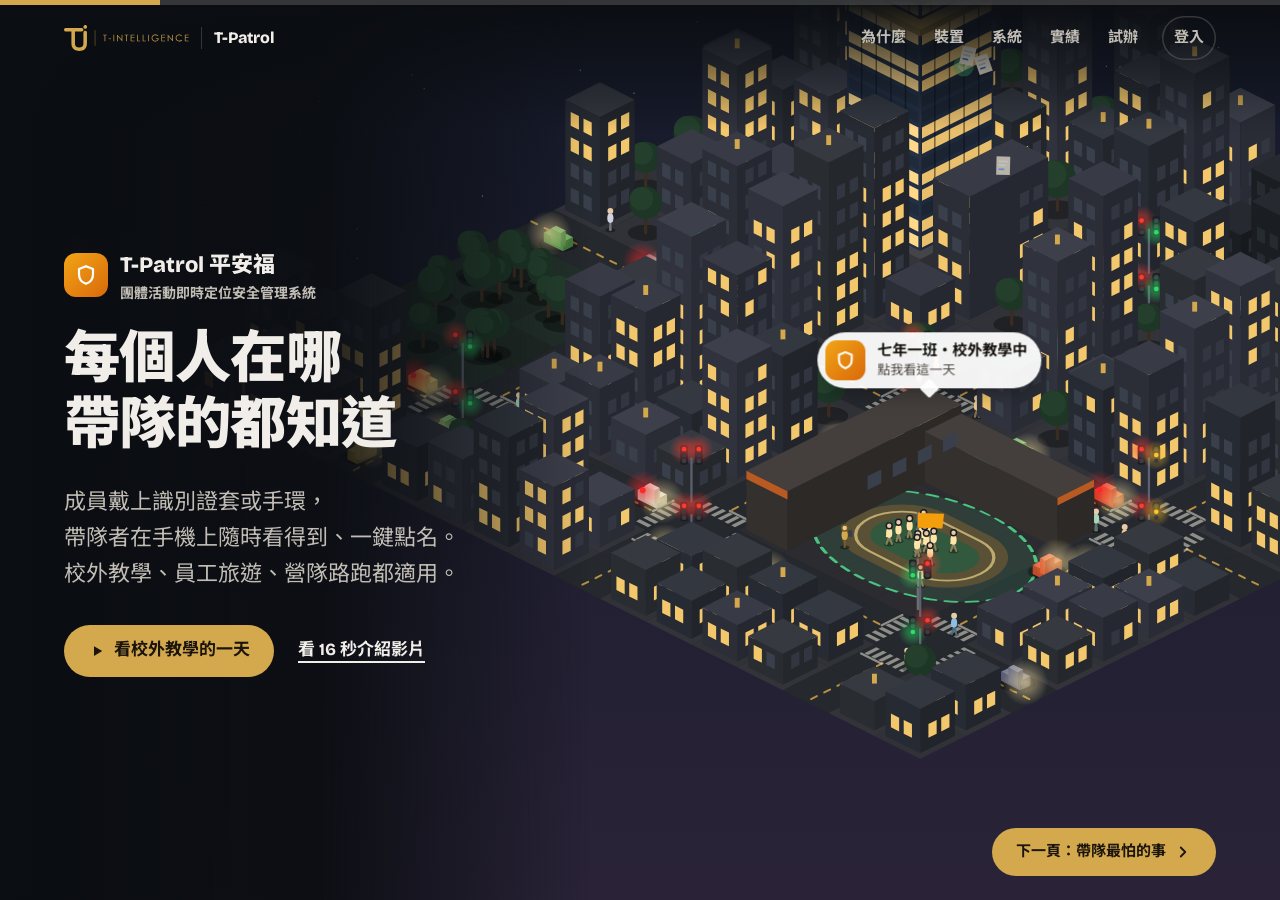
<file: v5/t-patrol/index.html>
<!DOCTYPE html>
<html lang="zh-TW">
<head>
<meta charset="UTF-8">
<meta name="viewport" content="width=device-width, initial-scale=1.0, maximum-scale=1.0, user-scalable=no">
<style>html { touch-action: pan-x pan-y; -webkit-text-size-adjust: 100%; text-size-adjust: 100%; }</style>
<script>/* 手機不能雙指放大：iOS Safari 不理 user-scalable=no，要另外擋住縮放手勢 */
['gesturestart', 'gesturechange', 'gestureend'].forEach(function (t) { document.addEventListener(t, function (e) { e.preventDefault(); }, { passive: false }); });
document.addEventListener('touchmove', function (e) { if (e.touches.length > 1) e.preventDefault(); }, { passive: false });</script>
<meta name="robots" content="noindex">
<!-- 分享縮圖（LINE、iMessage、FB）：1200×630。上正式網站時把網址換成正式網域 -->
<meta property="og:type" content="website">
<meta property="og:site_name" content="信誌科技 T-Intelligence">
<meta property="og:locale" content="zh_TW">
<meta property="og:title" content="T-Patrol 平安福｜團體活動即時定位安全管理系統">
<meta property="og:description" content="團體活動即時定位：成員戴上識別證套或手環，帶隊者在手機上隨時看得到、一鍵點名。2026 年 27 天活動、零事故。">
<meta property="og:url" content="https://jordan19980201.github.io/xinzhi-preview-site/v5/t-patrol/">
<meta property="og:image" content="https://jordan19980201.github.io/xinzhi-preview-site/v5/t-patrol/og.jpg">
<meta property="og:image:width" content="1200">
<meta property="og:image:height" content="630">
<meta property="og:image:alt" content="T-Patrol 平安福｜團體活動即時定位安全管理系統">
<meta name="twitter:card" content="summary_large_image">
<meta name="twitter:image" content="https://jordan19980201.github.io/xinzhi-preview-site/v5/t-patrol/og.jpg">
<link rel="icon" type="image/png" href="../favicon.png">
<script>
  // 配色：?theme= 優先；沒指定就看訪客的時間（06:00–17:59 白天紙白，其他傍晚夜金）。和官網同一套。
  (function () {
    var t = new URLSearchParams(location.search).get('theme');
    if (!t) { var h = new Date().getHours(); t = h >= 6 && h < 18 ? 'paper' : 'night'; }
    if (t === 'paper') document.documentElement.dataset.theme = t;
  })();
</script>
<title>T-Patrol 平安福｜團體活動即時定位安全管理系統</title>
<meta name="description" content="團體活動即時定位：成員戴上識別證套或手環，帶隊者在手機上隨時看得到、一鍵點名。2026 年 27 天活動、零事故。">
<link rel="preconnect" href="https://fonts.googleapis.com">
<link rel="preconnect" href="https://fonts.gstatic.com" crossorigin>
<link href="https://fonts.googleapis.com/css2?family=Bricolage+Grotesque:opsz,wght@12..96,400..800&family=Noto+Sans+TC:wght@400;500;700;900&display=swap" rel="stylesheet">
<link rel="stylesheet" href="../v5.css">
<link rel="stylesheet" href="../story.css">
<style>
/* T-Patrol 產品網站（v5）。設計依據：_preview/design-system/t-patrol/pages/product-site.md
   章節順序照 ui-ux-pro-max「Scroll-Triggered Storytelling」：開場（城市裡的學校）→ 問題 → 真實事件 → 裝置 → 戴法 → 系統 → 實績 → 試辦。 */

/* 02 老師最怕的四件事：左邊一句話，右邊像老師心裡的清單 */
.p-worry { display: grid; grid-template-columns: 1fr 1fr; gap: var(--s-8); align-items: center; }
.p-worry h2 { font-size: var(--t-display); line-height: 1.15; letter-spacing: -0.01em; }
.worry { list-style: none; display: grid; }
.worry li { padding: var(--s-4) 0; border-top: 1px solid var(--rule); display: grid; grid-template-columns: 7.5em 1fr; gap: var(--s-4); align-items: baseline; }
.worry li:first-child { border-top: 2px solid var(--ink); }
.worry b { font-size: var(--t-lg); line-height: 1.35; }
.worry span { color: var(--ink-2); }
.in .worry li { animation: fade 600ms var(--ease) both; animation-delay: calc(150ms + var(--i) * 90ms); }

/* 03 真實事件：四欄，最後一句是重點 */
.p-news { display: grid; grid-template-rows: auto 1fr auto; gap: var(--s-6); }
.p-news h2 { font-size: var(--t-display); line-height: 1.12; }
.news { display: grid; grid-template-columns: repeat(4, 1fr); align-self: center; }
.news article { padding: 0 var(--s-5); border-left: 1px solid var(--rule); display: flex; flex-direction: column; gap: var(--s-2); }
.news article:first-child { padding-left: 0; border-left: 0; }
.news time { font-weight: 700; font-size: var(--t-sm); color: var(--ink-2); font-variant-numeric: tabular-nums; }
.news h3 { font-size: 1.15rem; line-height: 1.4; font-weight: 800; }
.news p { font-size: var(--t-sm); color: var(--ink-2); line-height: 1.6; }
.news strong { margin-top: auto; padding-top: var(--s-3); font-size: var(--t-lg); line-height: 1.4; font-weight: 800; }
.news strong span { box-shadow: inset 0 -.42em 0 color-mix(in oklch, var(--hi) 55%, transparent); }
.src { font-size: 12px; color: var(--ink-2); }

/* 04 裝置分層：一張學生證，就是一台定位器 */
.p-device { display: grid; grid-template-columns: .8fr 1.2fr; gap: var(--s-7); align-items: center; }
.p-device h2 { font-size: var(--t-display); line-height: 1.12; }
.p-device .lead { margin-top: var(--s-5); }
.explode { position: relative; width: 100%; max-width: 640px; max-height: calc(100dvh - 210px); aspect-ratio: 600 / 520; justify-self: center; }
.explode svg { position: absolute; inset: 0; width: 100%; height: 100%; overflow: visible; }
.layer { transform: translate(200px, calc(250px + var(--i) * 12px)); transition: transform 1100ms var(--ease); }
.in .layer { transform: translate(200px, var(--y)); transition-delay: calc(200ms + var(--i) * 80ms); }
.lead-line { stroke: var(--ink-2); stroke-width: 1.5; stroke-dasharray: 3 4; opacity: 0; transition: opacity 400ms ease 1200ms; }
.in .lead-line { opacity: 1; }
.tags { position: absolute; inset: 0; list-style: none; }
.tags li { position: absolute; left: 67%; transform: translateY(-50%); opacity: 0; transition: opacity 500ms ease, transform 500ms var(--ease); }
.in .tags li { opacity: 1; transition-delay: calc(1100ms + var(--i) * 100ms); }
.tags b { display: block; font-size: var(--t-lg); line-height: 1.3; }
.tags span { display: block; font-size: var(--t-sm); color: var(--ink-2); max-width: 15em; line-height: 1.5; }
.tags small { display: block; font-size: 12px; font-weight: 700; color: var(--ink-2); letter-spacing: .04em; }

/* 05 兩種戴法：左右對開，中間一條線 */
.p-wear { display: grid; grid-template-rows: auto 1fr; gap: var(--s-5); }
.p-wear h2 { font-size: var(--t-2xl); line-height: 1.25; }
.wear { display: grid; grid-template-columns: 1fr 1fr; align-items: stretch; }
.wear article { display: grid; grid-template-columns: auto 1fr; gap: var(--s-6); align-items: center; padding-right: var(--s-6); }
.wear article + article { padding: 0 0 0 var(--s-6); border-left: 1px solid var(--rule); }
.wear img { height: clamp(180px, 40vh, 340px); width: auto; filter: drop-shadow(0 24px 24px var(--shadow)); }
.wear .k { font-weight: 700; color: var(--ink-2); font-size: var(--t-sm); }
.wear h3 { font-size: var(--t-xl); line-height: 1.25; margin-top: var(--s-1); }
.wear ul { list-style: none; margin-top: var(--s-4); display: grid; gap: 2px; font-weight: 700; }
.wear ul li::before { content: ""; display: inline-block; width: 14px; height: 2px; background: var(--hi); margin-right: 10px; vertical-align: .32em; }
.wear p { margin-top: var(--s-3); color: var(--ink-2); }

/* 06 同一套系統：選角色，看他手上是什麼 */
.p-system { display: grid; grid-template-columns: .9fr 1.1fr; gap: var(--s-7); align-items: center; }
.p-system h2 { font-size: var(--t-2xl); line-height: 1.25; }
.roles { display: flex; gap: var(--s-2); margin-top: var(--s-5); }
.roles button { min-height: 44px; padding: 0 var(--s-4); border-radius: 999px; font-weight: 700; box-shadow: inset 0 0 0 1.5px var(--rule); transition: background-color 200ms ease, color 200ms ease; }
.roles button[aria-selected="true"] { background: var(--ink); color: var(--bg); box-shadow: none; }
.role-copy { margin-top: var(--s-6); min-height: 15em; }
.role-copy h3 { font-size: var(--t-xl); line-height: 1.3; }
.role-copy > p { margin-top: var(--s-2); color: var(--ink-2); }
.role-copy dl { margin-top: var(--s-5); display: grid; gap: 0; }
.role-copy dl div { display: grid; grid-template-columns: 8em 1fr; gap: var(--s-4); padding: var(--s-3) 0; border-top: 1px solid var(--rule); }
.role-copy dt { font-weight: 800; }
.role-copy dd { color: var(--ink-2); }
.role-copy [hidden], .stage [hidden] { display: none; }
.stage { justify-self: center; display: grid; place-items: center; min-height: min(560px, calc(100dvh - 220px)); }
.stage > div { animation: fade 500ms var(--ease) both; }
/* 老師手機 */
.scr .bar { padding: 14px 14px 8px; font-weight: 800; display: flex; justify-content: space-between; align-items: baseline; }
.scr .bar span { color: var(--ok); font-variant-numeric: tabular-nums; }
.scr .map { flex: 1; position: relative; background: oklch(0.95 0.015 140); overflow: hidden; }
.scr .map svg { position: absolute; inset: 0; width: 100%; height: 100%; }
.scr .dot { animation: wander 6s ease-in-out infinite alternate; transform-box: fill-box; }
.scr .dot:nth-child(3n) { animation-duration: 7.5s; } .scr .dot:nth-child(4n) { animation-delay: -3s; }
@keyframes wander { to { transform: translate(5px, -4px); } }
.scr .foot { padding: 10px 14px 14px; display: grid; gap: 8px; }
.scr .foot b { display: flex; justify-content: center; align-items: center; min-height: 38px; border-radius: 10px; background: oklch(0.2 0.012 80); color: #fff; font-size: 13px; }
.scr .foot small { color: oklch(0.45 0.01 80); text-align: center; }
/* 家長網頁 */
.scr .url { margin: 12px 12px 0; padding: 6px 10px; border-radius: 8px; background: oklch(0.94 0.004 85); font-size: 11px; color: oklch(0.42 0.01 80); }
.scr .kid { padding: 18px 14px 10px; }
.scr .kid b { display: block; font-size: 20px; }
.scr .kid span { color: oklch(0.42 0.01 80); }
.scr .badge { margin: 0 14px; display: inline-flex; align-self: flex-start; align-items: center; gap: 6px; padding: 4px 10px; border-radius: 999px; background: oklch(0.94 0.05 150); color: oklch(0.4 0.12 150); font-weight: 800; }
.scr .badge::before { content: ""; width: 8px; height: 8px; border-radius: 50%; background: currentColor; }
.scr .mini-map { margin: 12px; flex: 1; border-radius: 12px; background: oklch(0.95 0.015 140); position: relative; overflow: hidden; }
.scr .mini-map svg { position: absolute; inset: 0; width: 100%; height: 100%; }
/* 學校後台：瀏覽器 */
.browser { width: min(640px, 46vw); aspect-ratio: 16 / 10.5; background: var(--paper); color: var(--ink); border-radius: 12px; overflow: hidden; box-shadow: 0 30px 50px -26px var(--shadow); display: grid; grid-template-rows: 30px 1fr; font-size: 12px; }
.browser .chrome { background: oklch(0.93 0.004 85); display: flex; align-items: center; gap: 6px; padding: 0 12px; }
.browser .chrome i { width: 9px; height: 9px; border-radius: 50%; background: oklch(0.82 0.005 85); }
.browser .chrome span { margin-left: 12px; font-size: 11px; color: oklch(0.45 0.01 80); }
.browser .app { display: grid; grid-template-columns: 170px 1fr; min-height: 0; }
.browser ul { list-style: none; padding: 12px; display: grid; align-content: start; gap: 2px; border-right: 1px solid oklch(0.92 0.004 85); }
.browser li { padding: 7px 8px; border-radius: 6px; font-weight: 600; }
.browser li[aria-current] { background: oklch(0.2 0.012 80); color: #fff; }
.browser .map { position: relative; background: oklch(0.95 0.015 140); }
.browser .map svg { position: absolute; inset: 0; width: 100%; height: 100%; }
.browser .alert { position: absolute; right: 12px; top: 12px; padding: 8px 12px; border-radius: 8px; background: #fff3f3; color: oklch(0.45 0.17 28); border: 1px solid #f5c2c4; font-weight: 700; animation: pulse 2.4s ease-in-out infinite; }
@keyframes pulse { 50% { opacity: .55; } }

/* 07 實績：左邊一句致謝，右邊七所學校 */
.p-proof { display: grid; grid-template-columns: 1fr 1.15fr; gap: var(--s-8); align-items: center; }
.p-proof blockquote { font-size: var(--t-2xl); line-height: 1.35; font-weight: 900; }
.p-proof blockquote footer { margin-top: var(--s-3); font-size: var(--t-sm); font-weight: 700; color: var(--ink-2); }
.p-proof .stats { margin-top: var(--s-7); display: flex; gap: var(--s-7); }
.p-proof .stats b { display: block; font-size: clamp(3rem, min(6vw, 10vh), 5.5rem); line-height: .95; font-weight: 700; letter-spacing: -0.03em; font-variant-numeric: tabular-nums; }
.p-proof .stats b small { font-size: .4em; letter-spacing: 0; margin-left: 4px; }
.p-proof .stats span { font-size: var(--t-sm); color: var(--ink-2); }
.cases { list-style: none; display: grid; }
.cases li { display: grid; grid-template-columns: 5.2em 1fr auto; gap: var(--s-4); padding: 10px 0; border-top: 1px solid var(--rule); align-items: baseline; }
.cases li:first-child { border-top: 2px solid var(--ink); }
.cases time { font-weight: 700; color: var(--ink-2); font-size: var(--t-sm); font-variant-numeric: tabular-nums; }
.cases b { font-size: 1.05rem; }
.cases b span { display: block; font-weight: 500; font-size: var(--t-sm); color: var(--ink-2); }
.cases em { font-style: normal; font-weight: 800; font-variant-numeric: tabular-nums; white-space: nowrap; }
.in .cases li { animation: fade 500ms var(--ease) both; animation-delay: calc(100ms + var(--i) * 70ms); }

/* 08 試辦：三段時間，像一張行程表 */
.p-start { display: grid; grid-template-columns: 1fr 1fr; gap: var(--s-8); align-items: center; }
.p-start h2 { font-size: var(--t-display); line-height: 1.12; }
.p-start .lead { margin-top: var(--s-4); }
.p-start .acts { margin-top: var(--s-6); display: flex; flex-wrap: wrap; gap: var(--s-3) var(--s-5); align-items: center; }
.plan { list-style: none; display: grid; gap: 0; }
.plan li { display: grid; grid-template-columns: 9em 1fr; gap: var(--s-4); padding: var(--s-4) 0; border-top: 1px solid var(--rule); }
.plan li:first-child { border-top: 2px solid var(--ink); }
.plan b { font-weight: 800; }
.plan span { color: var(--ink-2); }
.p-start .direct { margin-top: var(--s-6); }

@media (min-width: 961px) and (max-height: 760px) {
  .worry li { padding: var(--s-3) 0; }
  .news p { display: none; }
}
@media (max-width: 960px) {
  .p-worry, .p-device, .p-system, .p-proof, .p-start { grid-template-columns: 1fr; gap: var(--s-6); align-content: start; }
  .news { grid-template-columns: 1fr 1fr; gap: var(--s-6) 0; }
  .news article:nth-child(3) { padding-left: 0; border-left: 0; }
  .wear { grid-template-columns: 1fr; gap: var(--s-6); }
  .wear article + article { padding: var(--s-6) 0 0; border-left: 0; border-top: 1px solid var(--rule); }
  .wear img { height: 160px; }
  .explode { max-height: none; }
  .browser { width: 100%; }
  .browser .app { grid-template-columns: 120px 1fr; }
  .stage { min-height: 0; }
}
@media (max-width: 640px) {
  .worry li { grid-template-columns: 1fr; gap: 2px; }
  .news { grid-template-columns: 1fr; }
  .news article { padding: 0 0 var(--s-5); border-left: 0; border-bottom: 1px solid var(--rule); }
  .wear article { grid-template-columns: 1fr; gap: var(--s-3); padding: 0; }
  .tags li { left: 60%; }
  .tags span { display: none; }
  .tags b { font-size: 1rem; }
  .cases li { grid-template-columns: 4.4em 1fr; }
  .cases em { grid-column: 2; }
  .plan li, .role-copy dl div { grid-template-columns: 1fr; gap: 2px; }
  .p-proof .stats { gap: var(--s-5); }
  .roles { flex-wrap: wrap; }
}

/* ---------- 手機：每頁一個畫面裝得下（使用者 2026-11-19）；重點留下、補充說明省略，電腦版不變 ---------- */
@media (max-width: 640px) {
  .p-worry h2, .p-news h2, .p-device h2, .p-start h2 { font-size: clamp(1.55rem, 4.5vh, 2.1rem); }
  .worry li { padding: 8px 0; grid-template-columns: 1fr; gap: 0; }
  .worry b { font-size: 1rem; }
  .worry span { font-size: 13px; line-height: 1.45; }
  /* 真實事件：一欄由上往下，依螢幕高度平均分配空間（不擠在上半部） */
  main > .page.p-news { grid-template-rows: auto 1fr auto; align-content: stretch; gap: clamp(8px, 1.6vh, 16px); }
  .news { grid-template-columns: 1fr; align-self: stretch; align-content: space-evenly; gap: clamp(8px, 1.6vh, 18px); }
  .news article, .news article:first-child, .news article:nth-child(3) { padding: clamp(6px, 1.2vh, 12px) 0 0; border: 0; border-top: 1px solid var(--rule); gap: 2px; }
  .news time { font-size: 12px; line-height: 1.4; }
  .news h3 { font-size: clamp(14px, 2.1vh, 16px); line-height: 1.35; font-weight: 700; }
  .news p { display: none; }
  .news strong { margin-top: 2px; padding-top: 0; font-size: clamp(14px, 2.1vh, 16px); line-height: 1.4; }
  .src { font-size: 11px; }
  .p-device .lead { margin-top: 6px; }
  /* 裝置頁：分層圖依螢幕高度放大，填滿標題下方的空間；夠高的手機也顯示各層說明 */
  main > .page.p-device { grid-template-rows: auto 1fr; }
  .explode { width: min(100%, calc((100dvh - 330px) * 600 / 520)); max-height: none; justify-self: center; align-self: center; }
  .tags li { left: 64%; }
  .p-wear h2 { font-size: 1.4rem; }
  .wear { grid-template-columns: 1fr 1fr; gap: 14px; align-items: start; }
  .wear article, .wear article + article { grid-template-columns: 1fr; gap: 6px; padding: 0; border: 0; }
  .wear img { height: clamp(130px, 28vh, 240px); }
  main > .page.p-proof { align-content: center; }
  .wear h3 { font-size: 1rem; line-height: 1.3; }
  .wear ul { margin-top: 6px; font-size: 13px; }
  .wear p { font-size: 12px; margin-top: 4px; }
  .p-system h2 { font-size: clamp(1.45rem, 4.2vh, 2rem); }
  .roles { margin-top: 10px; }
  .role-copy { margin-top: 10px; min-height: 0; }
  .role-copy h3 { font-size: 1.1rem; }
  .role-copy > p { font-size: 13px; }
  .role-copy dl { margin-top: 8px; }
  .role-copy dl div { padding: 6px 0; grid-template-columns: 1fr; gap: 0; }
  .role-copy dt { font-size: 14px; }
  .role-copy dd { font-size: 13px; }
  .stage { display: none; }
  .p-proof blockquote { font-size: 1.15rem; line-height: 1.35; }
  .p-proof blockquote footer { margin-top: 4px; font-size: 11px; }
  .p-proof .stats { margin-top: 10px; gap: 18px; }
  .p-proof .stats b { font-size: 2.1rem; }
  .p-proof .stats span { font-size: 11px; line-height: 1.35; }
  .cases { grid-template-columns: 1fr 1fr; column-gap: 14px; }
  .cases li { grid-template-columns: 1fr; gap: 0; padding: 5px 0; }
  .cases li:first-child { border-top-width: 1px; }
  .cases time { font-size: 11px; }
  .cases b { font-size: 13px; line-height: 1.3; }
  .cases b span { display: none; }
  .cases em { font-size: 12px; grid-column: auto; }
  .p-start .acts { margin-top: 10px; }
  .plan li { padding: 6px 0; grid-template-columns: 1fr; gap: 0; }
  .plan b { font-size: 14px; }
  .plan span { font-size: 13px; }
  .p-start .direct { margin-top: 8px; }
  .plan li { padding: 5px 0; }
}
@media (max-width: 640px) and (min-height: 760px) { .tags span { display: block; font-size: 11px; line-height: 1.35; max-width: 9em; } }
@media (max-width: 640px) and (max-height: 780px) {   /* 矮的手機（含 iPhone 瀏覽器）：試辦頁再收緊（地址與版權列省略） */
  .p-start { gap: 8px; }
  .p-start h2 { font-size: 1.45rem; line-height: 1.2; }
  .p-start .lead { font-size: 13px; margin-top: 6px; }
  .plan li { padding: 4px 0; }
  .p-start .direct p, .p-start .legal { display: none; }
  .p-proof .stats { margin-top: 6px; }
  .cases li { padding: 4px 0; }
}
</style>
</head>
<body>
<a class="skip" href="#hello">跳到主要內容</a>
<div class="progress" aria-hidden="true"><i></i></div>

<header class="top">
  <a class="crumb" href="../company/" aria-label="回到信誌科技城市（官網）"><img class="lg-dark" src="../../company/assets/ti-lockup-gold.svg" alt="" width="126" height="26"><img class="lg-light" src="../../company/assets/ti-lockup-black.svg" alt="" width="126" height="26"><i class="sep" aria-hidden="true"></i>T-Patrol</a>
  <nav aria-label="T-Patrol 章節">
    <button type="button" data-to="worry">為什麼</button>
    <button type="button" data-to="device">裝置</button>
    <button type="button" data-to="system">系統</button>
    <button type="button" data-to="proof">實績</button>
    <button type="button" data-to="start">試辦</button>
    <a class="login" href="https://app.t-patrol.com/login">登入</a>
  </nav>
</header>

<main id="main">
  <!-- 01 開場：城市裡的團體活動（場景是學校的校外教學） -->
  <section class="page p-hello" id="hello" aria-labelledby="h-hello" data-name="開始">
    <div class="copy">
      <p class="brand"><span class="mark t-patrol" aria-hidden="true"><svg viewBox="0 0 24 24" fill="none" stroke="#fff" stroke-width="2.2" stroke-linejoin="round"><path d="M12 3.2l7 2.8v5.2c0 4.4-2.9 8.1-7 9.6-4.1-1.5-7-5.2-7-9.6V6l7-2.8z"/></svg></span><span>T-Patrol 平安福<small>團體活動即時定位安全管理系統</small></span></p>
      <h1 id="h-hello"><span class="ln"><span class="nw">每個人在哪</span> </span><span class="ln"><span class="nw">帶隊的都知道</span></span></h1>
      <p class="intro"><span class="nw">成員戴上識別證套或手環，</span><span class="nw">帶隊者在手機上隨時看得到、</span><span class="nw">一鍵點名。</span><span class="nw">校外教學、員工旅遊、</span><span class="nw">營隊路跑都適用。</span></p>
      <div class="acts">
        <button class="btn" type="button" data-story="patrol"><svg viewBox="0 0 24 24" fill="currentColor" aria-hidden="true"><path d="M8 5.5v13l11-6.5z"/></svg>看校外教學的一天</button>
        <button class="go" type="button" data-video="../../t-patrol/assets/video/tpatrol.mp4" data-poster="../../t-patrol/assets/video/tpatrol.jpg">看 16 秒介紹影片</button>
      </div>
    </div>
    <canvas class="city" aria-hidden="true"></canvas>
    <button class="pin" type="button" data-story="patrol"><span class="tile t-patrol" aria-hidden="true"><svg viewBox="0 0 24 24" fill="none" stroke="#fff" stroke-width="2.2" stroke-linejoin="round"><path d="M12 3.2l7 2.8v5.2c0 4.4-2.9 8.1-7 9.6-4.1-1.5-7-5.2-7-9.6V6l7-2.8z"/></svg></span><span class="txt"><b>七年一班・校外教學中</b><span>點我看這一天</span></span></button>
    <p class="toast" role="status" aria-live="polite"><b>王小明</b> 離開了安全範圍・帶隊手機已通知</p>
    <section class="story" hidden aria-labelledby="story-title"></section>
  </section>

  <!-- 02 問題 -->
  <section class="page p-worry" id="worry" aria-labelledby="h-worry" data-name="帶隊最怕的事">
    <h2 id="h-worry"><span class="nw">點名靠人</span> <br><span class="nw">脫隊往往是</span><span class="nw">事後才發現</span></h2>
    <ol class="worry" aria-label="帶隊最怕的四件事">
      <li style="--i:0"><b>有人不見了</b><span>傳統點名只能事後發現脫隊，帶隊者得分頭尋找</span></li>
      <li style="--i:1"><b>通知被忽略</b><span>成員雖帶手機，玩得投入就容易忽略集合通知，不知不覺脫隊</span></li>
      <li style="--i:2"><b>走散難掌握</b><span>走散後帶隊者難以掌握位置，找人莫名耗時，行程跟著延誤</span></li>
      <li style="--i:3"><b>家人很焦慮</b><span>家人被動等待，意外時主辦單位承擔信任風險</span></li>
    </ol>
    <p class="mini">這是帶隊者最怕的四件事。<a href="#start" data-to="start">直接預約試辦</a></p>
  </section>

  <!-- 03 真實事件 -->
  <section class="page p-news" id="news" aria-labelledby="h-news" data-name="真實事件">
    <h2 id="h-news">找不到人 <mark class="hl">就來不及</mark></h2>
    <div class="news">
      <article><time>2026 年 1 月・日本阿蘇火山</time><h3>觀光直升機墜毀，機上 2 名台灣旅客</h3><p>約 300 人搜救，受地形與火山氣體阻隔，近一個月後才以無人機確認機體位置</p><strong><span>沒有位置，再多人力也進不去</span></strong></article>
      <article><time>2026 年 3 月・美國南卡羅來納州</time><h3>6 歲學童校外教學被留在劇院</h3><p>醒來全場已空，獨自走上公路被警察發現。校方在警方通知前不知情。</p><strong><span>點名靠人，就會有漏掉的一次</span></strong></article>
      <article><time>2022 年 3 月・苗栗大湖露營區</time><h3>2 歲幼童走失，闖入竹林陡坡</h3><p>露友與警消約 200 人搜山，近 3 小時後才尋獲</p><strong><span>走失後每一分鐘都在擴大搜尋範圍</span></strong></article>
      <article><time>2026 年 5 月・日本京都</time><h3>20 歲美籍學生與家人走散後失聯</h3><p>手機位置分享關閉後失去蹤跡，警犬與直升機搜索，FBI 協助，仍未尋獲</p><strong><span>手機可以關，定位裝置不會</span></strong></article>
    </div>
    <p class="src">資料來源：聯合新聞網、經濟日報、FITSNews、自由時報、ETtoday、CNN</p>
  </section>

  <!-- 04 裝置分層 -->
  <section class="page p-device" id="device" aria-labelledby="h-device" data-name="裝置">
    <div>
      <h2 id="h-device"><span class="nw">一張識別證</span> <br><span class="nw">就是一台定位器</span></h2>
      <p class="lead">直接把學生證、員工證放進去，掛在胸前就好，不用多帶一樣東西</p>
    </div>
    <div class="explode">
      <svg viewBox="0 0 600 520" aria-hidden="true">
        <g stroke-linejoin="round">
          <!-- 由下往上畫：本體 → 定位核心 → 識別證 → 透明面板 -->
          <g class="layer" style="--i:3; --y:410px"><g transform="matrix(.866 .5 -.866 .5 0 0)"><rect x="-110" y="-70" width="220" height="140" rx="16" fill="#2b2d33" transform="translate(9 9)"/><rect x="-110" y="-70" width="220" height="140" rx="16" fill="#3a3d45"/><rect x="96" y="-14" width="10" height="28" rx="3" fill="#D4A94E"/><circle cx="-92" cy="0" r="7" fill="#22242a"/></g></g>
          <g class="layer" style="--i:2; --y:310px"><g transform="matrix(.866 .5 -.866 .5 0 0)"><rect x="-80" y="-48" width="160" height="96" rx="8" fill="#1f5f45"/><rect x="-26" y="-26" width="52" height="52" rx="6" fill="#D4A94E"/><rect x="-14" y="-14" width="28" height="28" rx="3" fill="#2b2d33"/><path d="M-70 -36h30M-70 -26h20M40 30h30M50 20h20" stroke="#8fd1b0" stroke-width="3"/></g></g>
          <g class="layer" style="--i:1; --y:210px"><g transform="matrix(.866 .5 -.866 .5 0 0)"><rect x="-100" y="-62" width="200" height="124" rx="10" fill="#fbfaf6"/><rect x="-86" y="-46" width="58" height="72" rx="6" fill="#bfd9e8"/><circle cx="-57" cy="-22" r="13" fill="#7fa6bf"/><path d="M-12 -36h80M-12 -18h60M-12 0h70" stroke="#c9c6bd" stroke-width="7" stroke-linecap="round"/></g></g>
          <g class="layer" style="--i:0; --y:110px"><g transform="matrix(.866 .5 -.866 .5 0 0)"><rect x="-110" y="-70" width="220" height="140" rx="16" fill="oklch(0.9 0.03 230 / .28)" stroke="oklch(0.85 0.04 230 / .9)" stroke-width="2.5"/><path d="M-90 -50l40 0" stroke="#fff" stroke-width="4" stroke-linecap="round" opacity=".7"/></g></g>
        </g>
        <path class="lead-line" d="M356 130H396M356 230H396M356 330H396M356 430H396"/>
      </svg>
      <ul class="tags">
        <li style="--i:0; top: 25%"><b>透明面板</b><span>保護識別證，正面清楚可見</span></li>
        <li style="--i:1; top: 44.2%"><b>識別證</b><span>學生證、員工證直接放入</span></li>
        <li style="--i:2; top: 63.5%"><b>定位核心</b><span>內建 GPS，離開範圍自動警報</span></li>
        <li style="--i:3; top: 82.7%"><b>識別證套本體</b><span>外型低調，側邊附充電接點</span></li>
      </ul>
    </div>
  </section>

  <!-- 05 兩種戴法 -->
  <section class="page p-wear" id="wear" aria-labelledby="h-wear" data-name="兩種戴法">
    <h2 id="h-wear">兩種戴法 看活動選</h2>
    <div class="wear">
      <article><img src="../../t-patrol/assets/device-card.webp" alt="識別證套式定位裝置，放著識別證" width="300" height="400"><div><p class="k">掛在胸前</p><h3>識別證套式裝置</h3><ul><li>與識別證合一</li><li>不易遺失</li><li>外型低調</li></ul><p>適合校外教學、員工旅遊、參訪導覽</p></div></article>
      <article><img src="../../t-patrol/assets/device-band.webp" alt="手環式 GPS 追蹤裝置" width="300" height="400"><div><p class="k">戴在手上</p><h3>手環式 GPS 追蹤裝置</h3><ul><li>SOS 按鈕</li><li>續航 3 天</li><li>輕巧防水</li></ul><p>適合戶外活動、露營、路跑</p></div></article>
    </div>
    <p class="mini">不用採購硬體，依活動次數租用。<a href="#start" data-to="start">看怎麼試辦</a></p>
  </section>

  <!-- 06 系統 -->
  <section class="page p-system" id="system" aria-labelledby="h-system" data-name="系統">
    <div>
      <h2 id="h-system"><span class="nw">從成員到家人</span> <br><span class="nw">同一套系統</span></h2>
      <div class="roles" role="tablist" aria-label="選一個角色">
        <button type="button" role="tab" id="tab-t" aria-controls="role-t" aria-selected="true">帶隊 App</button>
        <button type="button" role="tab" id="tab-p" aria-controls="role-p" aria-selected="false" tabindex="-1">家人</button>
        <button type="button" role="tab" id="tab-s" aria-controls="role-s" aria-selected="false" tabindex="-1">管理後台</button>
      </div>
      <div class="role-copy">
        <div id="role-t" role="tabpanel" aria-labelledby="tab-t"><h3>全團動態 在帶隊者手機裡</h3><p>地圖追蹤、一鍵點名、活動管理</p><dl><div><dt>即時地圖追蹤</dt><dd>全團位置一目了然</dd></div><div><dt>一鍵點名</dt><dd>誰已到、誰沒到，秒看清楚</dd></div><div><dt>分隊活動管理</dt><dd>多隊伍同時追蹤</dd></div></dl></div>
        <div id="role-p" role="tabpanel" aria-labelledby="tab-p" hidden><h3>掃一下 家人就看得到</h3><p>不用裝 App，任何手機掃 QR Code 就能看</p><dl><div><dt>開啟方式</dt><dd>掃描 QR Code，網頁直接開</dd></div><div><dt>需要安裝</dt><dd>不用，任何手機都可以</dd></div><div><dt>看得到什麼</dt><dd>即時位置、是否在範圍內</dd></div></dl></div>
        <div id="role-s" role="tabpanel" aria-labelledby="tab-s" hidden><h3>離開範圍 立刻知道</h3><p>在管理後台設定電子圍籬，成員一離開範圍就自動通知</p><dl><div><dt>電子圍籬</dt><dd>離開範圍立即通知</dd></div><div><dt>智慧警報</dt><dd>依嚴重程度分級推播</dd></div><div><dt>歷史軌跡</dt><dd>保留 6 個月，事後有據</dd></div></dl></div>
      </div>
    </div>
    <div class="stage" aria-hidden="true">
      <div data-for="role-t"><div class="phone"><div class="scr"><p class="bar">七年一班<span>14 / 14</span></p><div class="map"><svg viewBox="0 0 200 300" preserveAspectRatio="xMidYMid slice"><path d="M0 120H200M0 210H200M70 0V300M150 0V300" stroke="#fff" stroke-width="12"/><ellipse cx="108" cy="160" rx="70" ry="88" fill="oklch(0.6 0.12 150 / .12)" stroke="oklch(0.5 0.13 150)" stroke-width="2.5" stroke-dasharray="7 6"/><g fill="oklch(0.52 0.13 150)" stroke="#fff" stroke-width="2"><circle class="dot" cx="88" cy="120" r="6"/><circle class="dot" cx="118" cy="138" r="6"/><circle class="dot" cx="96" cy="170" r="6"/><circle class="dot" cx="130" cy="186" r="6"/><circle class="dot" cx="104" cy="208" r="6"/><circle class="dot" cx="140" cy="150" r="6"/><circle class="dot" cx="78" cy="190" r="6"/><circle class="dot" cx="120" cy="230" r="6"/></g></svg></div><div class="foot"><b>一鍵點名</b><small>示意畫面</small></div></div></div></div>
      <div data-for="role-p" hidden><div class="phone"><div class="scr"><p class="url">t-patrol.com/parent/…</p><div class="kid"><b>王小明</b><span>七年一班 校外教學・最後更新 10:42</span></div><span class="badge">在範圍內</span><div class="mini-map"><svg viewBox="0 0 200 200" preserveAspectRatio="xMidYMid slice"><path d="M0 80H200M120 0V200" stroke="#fff" stroke-width="12"/><ellipse cx="100" cy="100" rx="70" ry="62" fill="oklch(0.6 0.12 150 / .12)" stroke="oklch(0.5 0.13 150)" stroke-width="2.5" stroke-dasharray="7 6"/><circle class="dot" cx="92" cy="108" r="8" fill="oklch(0.52 0.13 150)" stroke="#fff" stroke-width="3"/></svg></div></div></div></div>
      <div data-for="role-s" hidden><div class="browser"><div class="chrome"><i></i><i></i><i></i><span>T-Patrol 管理後台</span></div><div class="app"><ul><li aria-current="true">即時地圖</li><li>電子圍籬</li><li>一鍵點名</li><li>智慧警報</li><li>歷史軌跡</li><li>家長查看</li></ul><div class="map"><svg viewBox="0 0 400 260" preserveAspectRatio="xMidYMid slice"><path d="M0 90H400M0 190H400M140 0V260M300 0V260" stroke="#fff" stroke-width="14"/><ellipse cx="210" cy="140" rx="120" ry="80" fill="oklch(0.6 0.12 150 / .1)" stroke="oklch(0.5 0.13 150)" stroke-width="2.5" stroke-dasharray="8 7"/><g fill="oklch(0.52 0.13 150)" stroke="#fff" stroke-width="2"><circle class="dot" cx="180" cy="120" r="6"/><circle class="dot" cx="220" cy="150" r="6"/><circle class="dot" cx="250" cy="120" r="6"/><circle class="dot" cx="200" cy="170" r="6"/><circle class="dot" cx="160" cy="150" r="6"/></g><circle cx="356" cy="214" r="7" fill="oklch(0.55 0.2 28)" stroke="#fff" stroke-width="2.5"/></svg><p class="alert">王小明 已離開設定範圍</p></div></div></div></div>
    </div>
  </section>

  <!-- 07 實績 -->
  <section class="page p-proof" id="proof" aria-labelledby="h-proof" data-name="實績">
    <div>
      <h2 id="h-proof" class="kick">2026 執行實績</h2>
      <blockquote><p>「山區海線 14 天<br>軌跡一天都沒斷」</p><footer>光華國中 山海騎航・單車環島加帆船・40 台 × 14 天</footer></blockquote>
      <div class="stats"><div><b>7<small>校</small></b><span>實際使用<br>國小到國中</span></div><div><b>27<small>天</small></b><span>累計活動天數<br>不含常態使用</span></div><div><b>0<small>件</small></b><span>事故<br>全數如期完成</span></div></div>
    </div>
    <ol class="cases">
      <li style="--i:0"><time>4 月</time><b>龍潭國中<span>兩天一夜營隊・過夜活動全程守護</span></b><em>全隊</em></li>
      <li style="--i:1"><time>6 月</time><b>虎林國小<span>畢業路跑・校長粉專公開推薦</span></b><em>67 人</em></li>
      <li style="--i:2"><time>6 月</time><b>東門國小<span>畢業路跑・體育團隊集體追蹤</span></b><em>38 人</em></li>
      <li style="--i:3"><time>7 月</time><b>香山國小<span>航空營（桃園機場）・官方粉專公開感謝</span></b><em>25 人</em></li>
      <li style="--i:4"><time>7 至 8 月</time><b>光華國中<span>山海騎航・單車環島加帆船</span></b><em>40 台 × 14 天</em></li>
      <li style="--i:5"><time>8 月</time><b>西門國小<span>棒球隊日本千葉交流・首個海外案</span></b><em>15 台 × 8 天</em></li>
      <li style="--i:6"><time>9 月起</time><b>育賢國中<span>特教應用・校內日常安全延伸</span></b><em>常態使用</em></li>
    </ol>
  </section>

  <!-- 08 試辦 -->
  <section class="page p-start" id="start" aria-labelledby="h-start" data-name="免費試辦">
    <div>
      <h2 id="h-start"><span class="nw">首次合作</span> <br><span class="nw">免費試辦</span></h2>
      <p class="lead">不用採購硬體、不用編列設備預算，依活動次數租用。歡迎聊聊您的活動需求。</p>
      <div class="acts"><a class="btn" href="../company/?subject=T-Patrol#talk">預約免費試辦</a><a class="go" href="https://app.t-patrol.com/login">登入平台</a></div>
    </div>
    <div>
      <ol class="plan" aria-label="試辦流程">
        <li><b>活動前 1 至 2 週</b><span>配送裝置與管理平台帳號</span></li>
        <li><b>活動當天</b><span>活動期間全程技術支援</span></li>
        <li><b>活動結束</b><span>歸還裝置，軌跡保留 6 個月</span></li>
      </ol>
      <div class="direct"><a href="mailto:contact@t-patrol.com">contact@t-patrol.com</a><a href="tel:+88635619943">(03) 561-9943</a><p>新竹市光復路二段101號 清華大學創新育成大樓720室</p></div>
    </div>
    <p class="legal"><span>© 2026 信誌科技股份有限公司</span><a href="https://t-patrol.com/privacy.html">隱私權政策</a><a href="https://t-patrol.com/terms.html">服務條款</a><a href="https://t-patrol.com/delete-account.html">刪除帳號</a><a href="../t-vouch/">也看看 T-Vouch</a></p>
  </section>
</main>

<div class="pager">
  <button class="prev" type="button" aria-label="上一頁"><svg viewBox="0 0 24 24" fill="none" stroke="currentColor" stroke-width="2.4" stroke-linecap="round" stroke-linejoin="round" aria-hidden="true"><path d="M15 6l-6 6 6 6"/></svg></button>
  <button class="next" type="button"><span class="js-next-label">下一頁</span><svg viewBox="0 0 24 24" fill="none" stroke="currentColor" stroke-width="2.4" stroke-linecap="round" stroke-linejoin="round" aria-hidden="true"><path d="M9 6l6 6-6 6"/></svg></button>
</div>

<script src="../company/city.js"></script>
<script src="../stories.js"></script>
<script src="../v5.js"></script>
<script>
  V5.init({
    spot: 'patrol',
    home: function (P) { return { x: P.school.x, y: P.school.y, z: .6, zoom: 1.9 }; },
    // 每一頁城市鏡頭：問題頁學生真的走出範圍；真實事件與實績拉遠看整座城
    cams: function (P) { return {
      worry: { x: P.gate.x - .6, y: P.gate.y - .6, z: .2, zoom: 2.4, stray: 'out', ax: .5, ay: .8 },
      news: { x: 7, y: 7, z: 0, zoom: 1.1 },
      device: { x: P.school.x, y: P.school.y, z: .4, zoom: 2.2 },
      wear: { x: P.field.x, y: P.field.y, z: .2, zoom: 3 },
      system: { x: P.school.x, y: P.school.y, z: .3, zoom: 1.7 },
      proof: { x: 8, y: 8, z: 0, zoom: 1 },
      start: { x: P.school.x, y: P.school.y, z: .5, zoom: 2 }
    }; },
    stories: function (P) { var s = window.V5Stories(P, 't-patrol'); return { patrol: s.patrol }; },
    onTab: function (t) { document.querySelectorAll('.stage [data-for]').forEach(function (d) { d.hidden = d.dataset.for !== t.getAttribute('aria-controls'); }); }
  });
</script>
</body>
</html>
</file>
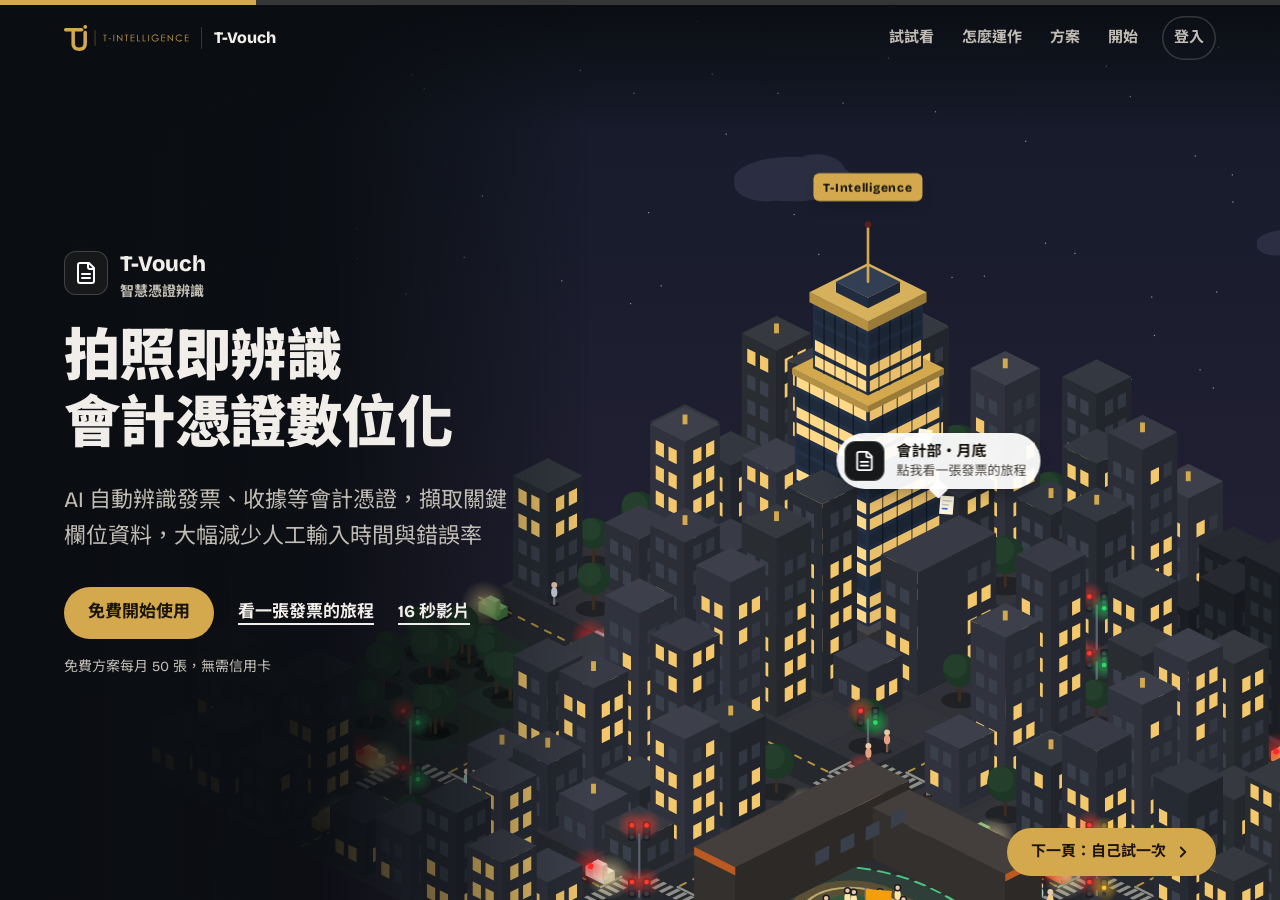
<file: v5/t-vouch/index.html>
<!DOCTYPE html>
<html lang="zh-TW">
<head>
<meta charset="UTF-8">
<meta name="viewport" content="width=device-width, initial-scale=1.0, maximum-scale=1.0, user-scalable=no">
<style>html { touch-action: pan-x pan-y; -webkit-text-size-adjust: 100%; text-size-adjust: 100%; }</style>
<script>/* 手機不能雙指放大：iOS Safari 不理 user-scalable=no，要另外擋住縮放手勢 */
['gesturestart', 'gesturechange', 'gestureend'].forEach(function (t) { document.addEventListener(t, function (e) { e.preventDefault(); }, { passive: false }); });
document.addEventListener('touchmove', function (e) { if (e.touches.length > 1) e.preventDefault(); }, { passive: false });</script>
<meta name="robots" content="noindex">
<!-- 分享縮圖（LINE、iMessage、FB）：1200×630。上正式網站時把網址換成正式網域 -->
<meta property="og:type" content="website">
<meta property="og:site_name" content="信誌科技 T-Intelligence">
<meta property="og:locale" content="zh_TW">
<meta property="og:title" content="T-Vouch｜AI 智慧憑證辨識">
<meta property="og:description" content="拍照即辨識。T-Vouch 運用 AI 自動辨識發票、收據等會計憑證，擷取關鍵欄位資料。免費方案每月 50 張，無需信用卡。">
<meta property="og:url" content="https://jordan19980201.github.io/xinzhi-preview-site/v5/t-vouch/">
<meta property="og:image" content="https://jordan19980201.github.io/xinzhi-preview-site/v5/t-vouch/og.jpg">
<meta property="og:image:width" content="1200">
<meta property="og:image:height" content="630">
<meta property="og:image:alt" content="T-Vouch｜AI 智慧憑證辨識">
<meta name="twitter:card" content="summary_large_image">
<meta name="twitter:image" content="https://jordan19980201.github.io/xinzhi-preview-site/v5/t-vouch/og.jpg">
<link rel="icon" type="image/png" href="../favicon.png">
<script>
  (function () {
    var t = new URLSearchParams(location.search).get('theme');
    if (!t) { var h = new Date().getHours(); t = h >= 6 && h < 18 ? 'paper' : 'night'; }
    if (t === 'paper') document.documentElement.dataset.theme = t;
  })();
</script>
<title>T-Vouch｜AI 智慧憑證辨識</title>
<meta name="description" content="拍照即辨識。T-Vouch 運用 AI 自動辨識發票、收據等會計憑證，擷取關鍵欄位資料。免費方案每月 50 張，無需信用卡。">
<link rel="preconnect" href="https://fonts.googleapis.com">
<link rel="preconnect" href="https://fonts.gstatic.com" crossorigin>
<link href="https://fonts.googleapis.com/css2?family=Bricolage+Grotesque:opsz,wght@12..96,400..800&family=Noto+Sans+TC:wght@400;500;700;900&display=swap" rel="stylesheet">
<link rel="stylesheet" href="../v5.css">
<link rel="stylesheet" href="../story.css">
<style>
/* T-Vouch 產品網站（v5）。設計依據：_preview/design-system/t-vouch/pages/product-site.md
   章節：開場（城市裡的辦公大樓）→ 自己試一次 → 三步驟 → 方案（ui-ux-pro-max Pricing：標出適合的方案、寫出年繳實際省多少）→ 開始。 */

/* 02 試試看：一張發票、一顆按鈕 */
.p-try { display: grid; grid-template-columns: minmax(0, .8fr) minmax(0, 1.2fr); gap: var(--s-7); align-items: center; }
.p-try h2 { font-size: clamp(2.2rem, min(4.4vw, 9vh), 4.6rem); line-height: 1.12; }
.p-try .lead { margin-top: var(--s-4); }
.ocr { display: grid; grid-template-columns: auto minmax(0, 1fr); gap: var(--s-6); align-items: center; }
.ocr .einv { --ei-w: clamp(220px, min(19vw, 36vh), 270px); }
.fields { display: grid; gap: var(--s-4); }
.fields div { display: grid; grid-template-columns: 4.5em 1fr; align-items: baseline; gap: var(--s-3); border-bottom: 2px solid var(--ink); padding-bottom: var(--s-2); opacity: .22; transform: translateX(-10px); transition: opacity 400ms var(--ease), transform 400ms var(--ease); }
.fields dt { font-weight: 700; color: var(--ink-2); }
.fields dd { font-size: clamp(1.2rem, 1.9vw, var(--t-xl)); white-space: nowrap; font-weight: 800; font-variant-numeric: tabular-nums; line-height: 1.2; }
.read .fields div { opacity: 1; transform: none; }
.read .fields div:nth-child(2) { transition-delay: 120ms; } .read .fields div:nth-child(3) { transition-delay: 240ms; }
.ocr .act { grid-column: 1 / -1; display: flex; flex-wrap: wrap; align-items: center; gap: var(--s-4); }
.ocr .act small { color: var(--ink-2); }
.ocr .status { font-weight: 700; color: var(--ink-2); min-height: 1.7em; }

/* 03 三步驟：一條輸送帶，功能掛在每一站下面 */
.p-how { display: grid; grid-template-rows: auto 1fr auto; gap: var(--s-6); }
.p-how h2 { font-size: var(--t-2xl); line-height: 1.25; }
.p-how h2 + p { color: var(--ink-2); margin-top: var(--s-2); }
.belt { position: relative; display: grid; grid-template-columns: repeat(3, 1fr); align-self: center; }
.belt::before { content: ""; position: absolute; left: 0; right: 0; top: 22px; height: 3px; background: var(--ink); transform-origin: left; }
.in .belt::before { animation: draw 1100ms var(--ease) both; }
.belt .slip { position: absolute; top: 9px; left: 0; width: 22px; height: 28px; background: var(--paper); border-radius: 2px; box-shadow: 0 6px 12px -6px var(--shadow); opacity: 0; }
.in .belt .slip { animation: travel 5.5s var(--ease) 1.2s infinite; }
@keyframes travel { 0% { left: 0; opacity: 0; } 8% { opacity: 1; } 45% { left: 48%; } 55% { left: 48%; } 92% { opacity: 1; } 100% { left: calc(100% - 22px); opacity: 0; } }
.stop { padding-right: var(--s-6); }
.stop .n { width: 46px; height: 46px; border-radius: 50%; display: grid; place-items: center; background: var(--bg); box-shadow: inset 0 0 0 3px var(--ink); position: relative; }
.stop .n svg { width: 22px; height: 22px; }
.stop h3 { margin-top: var(--s-4); font-size: var(--t-xl); line-height: 1.25; }
.stop > p { margin-top: var(--s-1); color: var(--ink-2); }
.stop dl { margin-top: var(--s-4); display: grid; gap: var(--s-3); }
.stop dl div { border-top: 1px solid var(--rule); padding-top: var(--s-3); }
.stop dt { font-weight: 800; }
.stop dd { color: var(--ink-2); font-size: var(--t-sm); line-height: 1.6; }
.in .stop { animation: fade 600ms var(--ease) both; animation-delay: calc(300ms + var(--i) * 200ms); }
.secure { display: flex; flex-wrap: wrap; align-items: center; gap: var(--s-2) var(--s-5); padding: var(--s-4) 0 0; border-top: 2px solid var(--ink); font-weight: 700; }
.secure svg { width: 20px; height: 20px; }
.secure span { color: var(--ink-2); font-weight: 500; }

/* 04 方案：先問一個月幾張，再告訴你哪個方案 */
.p-price { display: grid; grid-template-columns: 1fr 1fr; gap: var(--s-8); align-items: center; }
.p-price h2 { font-size: var(--t-display); line-height: 1.12; }
.p-price .lead { margin-top: var(--s-4); }
.qty { margin-top: var(--s-6); border: 0; }
.qty legend { font-weight: 700; margin-bottom: var(--s-3); }
.scale { position: relative; display: grid; grid-template-columns: repeat(4, 1fr); }
.scale::before { content: ""; position: absolute; left: 0; right: 0; top: 21px; height: 2px; background: var(--rule); }
.scale label { position: relative; cursor: pointer; display: grid; gap: 8px; justify-items: start; padding-bottom: 4px; }
.scale input { position: absolute; opacity: 0; width: 44px; height: 44px; margin: 0; cursor: pointer; }
.scale .dot { width: 44px; height: 44px; display: grid; place-items: center; }
.scale .dot::before { content: ""; width: 14px; height: 14px; border-radius: 50%; background: var(--bg); box-shadow: inset 0 0 0 2px var(--ink-2); transition: transform 250ms var(--ease), background-color 250ms; }
.scale input:checked + .dot::before { background: var(--hi); box-shadow: 0 0 0 5px color-mix(in oklch, var(--hi) 30%, transparent); transform: scale(1.35); }
.scale input:focus-visible + .dot { outline: 3px solid var(--ink); outline-offset: 0; border-radius: 50%; }
.scale b { font-size: var(--t-lg); line-height: 1.1; font-variant-numeric: tabular-nums; }
.scale small { color: var(--ink-2); font-size: var(--t-sm); }
.plan { background: var(--paper); color: oklch(0.2 0.012 80); border-radius: 20px; padding: var(--s-6); box-shadow: 0 30px 50px -30px var(--shadow); --ink: oklch(0.2 0.012 80); --ink-2: oklch(0.42 0.012 80); --rule: oklch(0.2 0.012 80 / .12); --btn: oklch(0.2 0.012 80); --btn-ink: #fff; }
.plan .name { display: flex; align-items: baseline; gap: var(--s-3); font-weight: 800; font-size: var(--t-lg); }
.plan .name em { font-style: normal; font-size: 12px; font-weight: 800; padding: 2px 10px; border-radius: 999px; background: #D4A94E; color: oklch(0.2 0.02 80); }
.plan .price { margin-top: var(--s-3); font-size: clamp(2.8rem, 5vw, 4.2rem); font-weight: 700; line-height: 1; letter-spacing: -0.03em; font-variant-numeric: tabular-nums; }
.plan .price small { font-size: 1rem; font-weight: 700; letter-spacing: 0; color: var(--ink-2); margin-left: 6px; }
.plan .year b { color: var(--ink); }
.plan .year { margin-top: var(--s-2); color: var(--ink-2); font-weight: 600; min-height: 1.7em; font-variant-numeric: tabular-nums; }
.plan ul { list-style: none; margin-top: var(--s-5); display: grid; gap: 0; }
.plan li { padding: 8px 0; border-top: 1px solid var(--rule); display: flex; gap: 10px; align-items: center; }
.plan li svg { width: 16px; height: 16px; flex: none; color: oklch(0.5 0.13 150); }
.plan .btn { margin-top: var(--s-5); }
.plan.swap > * { animation: fade 400ms var(--ease) both; }
.p-price .more { margin-top: var(--s-4); color: var(--ink-2); font-size: var(--t-sm); }
.p-price .more a { color: var(--ink); font-weight: 700; display: inline-flex; align-items: center; min-height: 44px; }

/* 05 開始 */
.p-go { display: grid; grid-template-columns: 1.1fr .9fr; gap: var(--s-8); align-items: center; }
.p-go h2 { font-size: var(--t-display); line-height: 1.12; }
.p-go .lead { margin-top: var(--s-4); }
.p-go .acts { margin-top: var(--s-6); display: flex; flex-wrap: wrap; gap: var(--s-3) var(--s-5); align-items: center; }
.p-go .stack { position: relative; height: 340px; }
.p-go .stack .einv { position: absolute; left: 50%; top: 50%; translate: -50% -50%; --ei-w: 200px; }
.p-go .stack .einv:nth-child(1) { rotate: -12deg; translate: -88% -48%; filter: brightness(.9); }
.p-go .stack .einv:nth-child(2) { rotate: 9deg; translate: -18% -54%; filter: brightness(.95); }
.p-go .stack .einv:nth-child(3) { rotate: 0deg; }
.p-go .stack .ok { position: absolute; right: 18%; top: 14%; width: 64px; height: 64px; border-radius: 50%; background: oklch(0.6 0.14 150); display: grid; place-items: center; box-shadow: 0 12px 24px -10px var(--shadow); }
.in .stack .ok { animation: pop 600ms var(--ease) 500ms both; }
@keyframes pop { from { transform: scale(0); } }
.p-go .stack .ok svg { width: 32px; height: 32px; }
.p-go .direct { margin-top: var(--s-6); }

@media (min-width: 961px) and (max-height: 820px) {
  .plan { padding: var(--s-5); }
  .plan .price { font-size: clamp(2.4rem, 4vw, 3.4rem); }
  .plan ul { margin-top: var(--s-3); }
  .plan li { padding: 5px 0; }
  .plan .btn { margin-top: var(--s-4); min-height: 48px; }
}
@media (max-width: 960px) {
  .p-try, .p-price, .p-go { grid-template-columns: 1fr; gap: var(--s-6); align-content: start; }
  .belt { grid-template-columns: 1fr; gap: var(--s-6); }
  .belt::before, .belt .slip { display: none; }
  .stop { padding: 0; }
  .p-go .stack { height: 260px; overflow: hidden; }
}
@media (max-width: 640px) {
  .ocr { grid-template-columns: 1fr; gap: var(--s-6); justify-items: start; }
  .scale b { font-size: 1rem; }
  .plan { padding: var(--s-5); }
}

/* ---------- 手機：每頁一個畫面裝得下（使用者 2026-11-19）；重點留下、補充說明省略，電腦版不變 ---------- */
@media (max-width: 640px) {
  .p-try h2, .p-how h2, .p-price h2, .p-go h2 { font-size: clamp(1.5rem, 4.4vh, 2rem); }
  .p-try .lead { margin-top: 6px; }
  .ocr { grid-template-columns: auto minmax(0, 1fr); gap: 22px; justify-items: stretch; align-items: center; }
  .ocr .einv { --ei-w: clamp(120px, 33vw, 150px); }
  .fields { gap: 8px; }
  .fields div { grid-template-columns: 1fr; gap: 0; padding-bottom: 4px; }
  .fields dt { font-size: 12px; }
  .fields dd { font-size: 15px; }
  .ocr .act { gap: 8px 12px; }
  .ocr .status { font-size: 13px; }
  .p-how h2 + p { font-size: 13px; margin-top: 4px; }
  .belt { gap: 12px; align-self: start; }
  .stop { display: grid; grid-template-columns: 40px 1fr; column-gap: 12px; align-items: center; }
  .stop .n { width: 40px; height: 40px; grid-row: span 2; }
  .stop .n svg { width: 18px; height: 18px; }
  .stop h3 { margin-top: 0; font-size: 1.1rem; }
  .stop > p { font-size: 13px; margin: 0; }
  .stop dl { display: none; }
  .secure { font-size: 13px; padding-top: 10px; gap: 2px 10px; }
  .p-price .lead { font-size: 13px; margin-top: 4px; }
  .qty { margin-top: 10px; }
  .qty legend { font-size: 13px; margin-bottom: 2px; }
  .scale b { font-size: 13px; }
  .scale small { display: none; }
  .p-price .more { display: none; }
  .plan { padding: 14px 16px; }
  .plan .name { font-size: 1rem; }
  .plan .price { font-size: 2.1rem; margin-top: 4px; }
  .plan .year { font-size: 12px; margin-top: 2px; }
  .plan ul { margin-top: 8px; grid-template-columns: 1fr 1fr; column-gap: 10px; }
  .plan li { padding: 4px 0; font-size: 12px; gap: 6px; }
  .plan .btn { margin-top: 10px; min-height: 44px; }
  .p-go .stack { display: none; }
  .p-go .acts { margin-top: 12px; }
  .p-go .direct { margin-top: 10px; }
}
@media (max-width: 640px) and (max-height: 720px) {   /* 矮的手機：再收緊（地址與版權列省略） */
  .p-go .direct p, .p-go .legal { display: none; }
  .p-try .lead { display: none; }
}
</style>
</head>
<body>
<a class="skip" href="#hello">跳到主要內容</a>
<div class="progress" aria-hidden="true"><i></i></div>

<header class="top">
  <a class="crumb" href="../company/" aria-label="回到信誌科技城市（官網）"><img class="lg-dark" src="../../company/assets/ti-lockup-gold.svg" alt="" width="126" height="26"><img class="lg-light" src="../../company/assets/ti-lockup-black.svg" alt="" width="126" height="26"><i class="sep" aria-hidden="true"></i>T-Vouch</a>
  <nav aria-label="T-Vouch 章節">
    <button type="button" data-to="try">試試看</button>
    <button type="button" data-to="how">怎麼運作</button>
    <button type="button" data-to="pricing">方案</button>
    <button type="button" data-to="go">開始</button>
    <a class="login" href="https://app.t-vouch.com/login">登入</a>
  </nav>
</header>

<main id="main">
  <!-- 01 開場：城市裡的辦公大樓 -->
  <section class="page p-hello" id="hello" aria-labelledby="h-hello" data-name="開始">
    <div class="copy">
      <p class="brand"><span class="mark t-vouch" aria-hidden="true"><svg viewBox="0 0 24 24" fill="none" stroke="#fff" stroke-width="2" stroke-linecap="round" stroke-linejoin="round"><path d="M15 2H6a2 2 0 0 0-2 2v16a2 2 0 0 0 2 2h12a2 2 0 0 0 2-2V7Z"/><path d="M14 2v4a2 2 0 0 0 2 2h4"/><path d="M16 13H8"/><path d="M16 17H8"/></svg></span><span>T-Vouch<small>智慧憑證辨識</small></span></p>
      <h1 id="h-hello"><span class="ln"><span class="nw">拍照即辨識</span> </span><span class="ln"><span class="nw">會計憑證數位化</span></span></h1>
      <p class="intro">AI 自動辨識發票、收據等會計憑證，擷取關鍵欄位資料，大幅減少人工輸入時間與錯誤率</p>
      <div class="acts">
        <a class="btn" href="https://app.t-vouch.com/register">免費開始使用</a>
        <button class="go" type="button" data-story="vouch">看一張發票的旅程</button>
        <button class="go" type="button" data-video="../../t-vouch/assets/video/tvouch.mp4" data-poster="../../t-vouch/assets/video/tvouch.jpg">16 秒影片</button>
      </div>
      <p class="fine">免費方案每月 50 張，無需信用卡</p>
    </div>
    <canvas class="city" aria-hidden="true"></canvas>
    <button class="pin" type="button" data-story="vouch"><span class="tile t-vouch" aria-hidden="true"><svg viewBox="0 0 24 24" fill="none" stroke="#fff" stroke-width="2" stroke-linecap="round" stroke-linejoin="round"><path d="M15 2H6a2 2 0 0 0-2 2v16a2 2 0 0 0 2 2h12a2 2 0 0 0 2-2V7Z"/><path d="M14 2v4a2 2 0 0 0 2 2h4"/><path d="M16 13H8"/><path d="M16 17H8"/></svg></span><span class="txt"><b>會計部・月底</b><span>點我看一張發票的旅程</span></span></button>
    <p class="pin-hq" aria-hidden="true">T-Intelligence</p>
    <section class="story" hidden aria-labelledby="story-title"></section>
  </section>

  <!-- 02 試試看 -->
  <section class="page p-try" id="try" aria-labelledby="h-try" data-name="自己試一次">
    <div>
      <h2 id="h-try"><span class="nw">按一下</span> <br><span class="nw">欄位自己讀出來</span></h2>
      <p class="lead">看 AI 把日期、統編、金額讀出來。不用再一張一張打字輸入。</p>
    </div>
    <div class="ocr js-try">
      <div class="js-einv" data-ocr></div>
      <dl class="fields"><div><dt>日期</dt><dd>2026/10/16</dd></div><div><dt>賣方統編</dt><dd>53880413</dd></div><div><dt>金額</dt><dd>NT$ 1,280</dd></div></dl>
      <div class="act"><button class="btn js-run" type="button">開始辨識</button><p class="status js-status" role="status">按下「開始辨識」看結果</p></div>
      <p class="sv-note" style="grid-column:1/-1">示意資料，非實際系統畫面</p>
    </div>
  </section>

  <!-- 03 三步驟 -->
  <section class="page p-how" id="how" aria-labelledby="h-how" data-name="怎麼運作">
    <div><h2 id="h-how"><span class="nw">三步驟</span> <span class="nw">完成憑證辨識</span></h2><p>專為台灣中小企業設計，從上傳、辨識到匯出一次完成</p></div>
    <div class="belt">
      <span class="slip" aria-hidden="true"></span>
      <div class="stop" style="--i:0"><span class="n" aria-hidden="true"><svg viewBox="0 0 24 24" fill="none" stroke="currentColor" stroke-width="2" stroke-linecap="round" stroke-linejoin="round"><path d="M14.5 4h-5L7 7H4a2 2 0 0 0-2 2v9a2 2 0 0 0 2 2h16a2 2 0 0 0 2-2V9a2 2 0 0 0-2-2h-3l-2.5-3z"/><circle cx="12" cy="13" r="3"/></svg></span><h3>上傳憑證</h3><p>拍照或上傳發票、收據圖片</p>
        <dl><div><dt>批量上傳</dt><dd>一次上傳多張憑證同步辨識，支援 JPG、PNG、PDF</dd></div><div><dt>多種憑證類型</dt><dd>統一發票、電子發票、收據、費用報告等台灣憑證</dd></div></dl></div>
      <div class="stop" style="--i:1"><span class="n" aria-hidden="true"><svg viewBox="0 0 24 24" fill="none" stroke="currentColor" stroke-width="2" stroke-linecap="round" stroke-linejoin="round"><path d="M3 7V5a2 2 0 0 1 2-2h2M17 3h2a2 2 0 0 1 2 2v2M21 17v2a2 2 0 0 1-2 2h-2M7 21H5a2 2 0 0 1-2-2v-2M7 12h10"/></svg></span><h3>AI 辨識</h3><p>AI 自動擷取欄位資料</p>
        <dl><div><dt>AI 智慧辨識</dt><dd>自動擷取發票號碼、金額、日期、品項等關鍵欄位</dd></div></dl></div>
      <div class="stop" style="--i:2"><span class="n" aria-hidden="true"><svg viewBox="0 0 24 24" fill="none" stroke="currentColor" stroke-width="2" stroke-linecap="round" stroke-linejoin="round"><path d="M21 15v4a2 2 0 0 1-2 2H5a2 2 0 0 1-2-2v-4M7 10l5 5 5-5M12 15V3"/></svg></span><h3>匯出使用</h3><p>確認結果後匯出 CSV，或透過 API 取用</p>
        <dl><div><dt>資料匯出</dt><dd>辨識結果匯出 CSV，輕鬆匯入會計軟體或 ERP</dd></div><div><dt>API 串接</dt><dd>提供 RESTful API，整合至現有財務系統或流程</dd></div></dl></div>
    </div>
    <p class="secure"><svg viewBox="0 0 24 24" fill="none" stroke="currentColor" stroke-width="2" stroke-linecap="round" stroke-linejoin="round" aria-hidden="true"><rect x="4" y="10" width="16" height="11" rx="2"/><path d="M8 10V7a4 4 0 0 1 8 0v3"/></svg>安全加密<span>TLS 傳輸加密・雲端加密儲存・角色權限管理</span></p>
  </section>

  <!-- 04 方案 -->
  <section class="page p-price" id="pricing" aria-labelledby="h-price" data-name="方案">
    <div>
      <h2 id="h-price"><span class="nw">透明定價</span> <br><span class="nw">按需付費</span></h2>
      <p class="lead">年繳只付 10 個月</p>
      <fieldset class="qty">
        <legend>你們一個月大約幾張？</legend>
        <div class="scale">
          <label><input type="radio" name="qty" value="free"><span class="dot" aria-hidden="true"></span><b>50 張</b><small>以內</small></label>
          <label><input type="radio" name="qty" value="starter"><span class="dot" aria-hidden="true"></span><b>300 張</b><small>以內</small></label>
          <label><input type="radio" name="qty" value="pro" checked><span class="dot" aria-hidden="true"></span><b>1,000 張</b><small>以內</small></label>
          <label><input type="radio" name="qty" value="biz"><span class="dot" aria-hidden="true"></span><b>5,000 張</b><small>以內</small></label>
        </div>
      </fieldset>
      <p class="more">需要更大量？<a href="../company/?subject=T-Vouch#talk">聯絡我們洽談企業方案</a></p>
    </div>
    <div class="plan js-plan" aria-live="polite"></div>
  </section>

  <!-- 05 開始 -->
  <section class="page p-go" id="go" aria-labelledby="h-go" data-name="開始使用">
    <div>
      <h2 id="h-go"><span class="nw">準備好讓 AI</span><br><span class="nw">處理您的憑證了嗎？</span></h2>
      <p class="lead">免費方案無需信用卡，立即體驗 AI 憑證辨識</p>
      <div class="acts"><a class="btn" href="https://app.t-vouch.com/register">免費開始使用</a><a class="go" href="../company/?subject=T-Vouch#talk">聯絡我們</a></div>
      <div class="direct"><a href="mailto:support@t-vouch.com">support@t-vouch.com</a><a href="tel:+88635619943">(03) 561-9943</a><p>新竹市光復路二段101號 清華大學創新育成大樓720室</p></div>
    </div>
    <div class="stack" aria-hidden="true">
      <div class="js-einv" data-no="EF-33019264" data-total="2,450" data-seed="31" data-rnd="0537" data-shop="示範文具行"></div>
      <div class="js-einv" data-no="CD-20481937" data-total="360" data-seed="19" data-rnd="1196" data-shop="示範餐飲"></div>
      <div class="js-einv" data-seed="7"></div>
      <span class="ok"><svg viewBox="0 0 24 24" fill="none" stroke="#fff" stroke-width="3" stroke-linecap="round" stroke-linejoin="round"><path d="M5 12.5l4.5 4.5L19 7.5"/></svg></span>
    </div>
    <p class="legal"><span>© 2026 信誌科技股份有限公司</span><a href="https://t-vouch.com/privacy">隱私權政策</a><a href="https://t-vouch.com/terms">服務條款</a><a href="https://t-vouch.com/refund">退款政策</a><a href="../t-patrol/">也看看 T-Patrol</a></p>
  </section>
</main>

<div class="pager">
  <button class="prev" type="button" aria-label="上一頁"><svg viewBox="0 0 24 24" fill="none" stroke="currentColor" stroke-width="2.4" stroke-linecap="round" stroke-linejoin="round" aria-hidden="true"><path d="M15 6l-6 6 6 6"/></svg></button>
  <button class="next" type="button"><span class="js-next-label">下一頁</span><svg viewBox="0 0 24 24" fill="none" stroke="currentColor" stroke-width="2.4" stroke-linecap="round" stroke-linejoin="round" aria-hidden="true"><path d="M9 6l6 6-6 6"/></svg></button>
</div>

<script src="../company/city.js"></script>
<script src="../stories.js"></script>
<script src="../v5.js"></script>
<script>
(function () {
  var reduced = matchMedia('(prefers-reduced-motion: reduce)').matches;
  V5.init({
    spot: 'vouch',
    home: function (P) { return { x: P.client.x - .4, y: P.client.y, z: 3.4, zoom: 1.9 }; },   // 客戶公司（會計部）＋旁邊的信誌科技大樓
    cams: function (P) { return {
      try: { x: P.client.x + .3, y: P.client.y, z: 2.2, zoom: 2.6, papers: 'flow' },
      how: { x: P.client.x - .5, y: P.client.y, z: 3.5, zoom: 1.8, papers: 'flow' },
      pricing: { x: 7, y: 7, z: 0, zoom: 1.1 },
      go: { x: P.client.x - .4, y: P.client.y, z: 3.4, zoom: 1.9 }
    }; },
    stories: function (P) { var s = window.V5Stories(P, 't-vouch'); return { vouch: s.vouch }; }
  });

  // 發票（示意）：由 stories.js 的 V5Invoice 產生
  document.querySelectorAll('.js-einv').forEach(function (el) { var d = el.dataset; el.outerHTML = V5Invoice({ ocr: 'ocr' in d, no: d.no, total: d.total, seed: d.seed ? +d.seed : undefined, rnd: d.rnd, shop: d.shop }); });

  // 試試看：掃描光束 → 欄位亮起
  var box = document.querySelector('.js-try'), run = box.querySelector('.js-run'), st = box.querySelector('.js-status'), busy = false;
  run.addEventListener('click', function () {
    if (busy) return;
    if (box.classList.contains('read')) { box.classList.remove('read', 'scan'); run.textContent = '開始辨識'; st.textContent = '按下「開始辨識」看結果'; return; }
    busy = true; run.setAttribute('aria-disabled', 'true'); st.textContent = '辨識中…';
    box.classList.remove('scan'); void box.offsetWidth; box.classList.add('scan');
    setTimeout(function () { box.classList.add('read'); st.textContent = '讀出 3 個欄位，請確認'; run.textContent = '再試一次'; run.removeAttribute('aria-disabled'); busy = false; }, reduced ? 0 : 1150);
  });

  // 方案：數字全部出自現行 T-Vouch 官網；年繳＝月費 × 10（「年繳只付 10 個月」）
  var CHECK = '<svg viewBox="0 0 24 24" fill="none" stroke="currentColor" stroke-width="3" stroke-linecap="round" stroke-linejoin="round" aria-hidden="true"><path d="M5 12.5l4.5 4.5L19 7.5"/></svg>';
  var PLANS = {
    free: { name: '免費', price: 0, qty: '50 張／月', items: ['AI 憑證辨識', '單張上傳', '30 日資料保留', '社群支援'], cta: '免費開始', href: 'https://app.t-vouch.com/register' },
    starter: { name: '入門 Starter', price: 590, qty: '300 張／月', items: ['AI 憑證辨識', '批量上傳（10 張）', 'CSV 匯出', '30 日資料保留', 'Email 支援'], cta: '立即訂閱', href: 'https://app.t-vouch.com/register' },
    pro: { name: '專業 Pro', tag: '最受歡迎', price: 1490, qty: '1,000 張／月', items: ['AI 憑證辨識', '批量上傳（50 張）', 'CSV 匯出', 'REST API 存取', '90 日資料保留', '優先 Email 支援'], cta: '立即訂閱', href: 'https://app.t-vouch.com/register' },
    biz: { name: '商務 Business', price: 5490, qty: '5,000 張／月', items: ['所有專業版功能', '365 日資料保留', '99.5% SLA 保證', '專屬客服'], cta: '立即訂閱', href: 'https://app.t-vouch.com/register' }
  };
  var fmt = function (n) { return n.toLocaleString('en-US'); };
  var plan = document.querySelector('.js-plan');
  function render(k) {
    var p = PLANS[k];
    plan.innerHTML = '<p class="name">' + p.name + (p.tag ? '<em>' + p.tag + '</em>' : '') + '</p>' +
      '<p class="price">NT$' + fmt(p.price) + '<small>/ 月</small></p>' +
      '<p class="year"><b class="nw">' + p.qty + '</b>・' + (p.price ? '<span class="nw">年繳 NT$' + fmt(p.price * 10) + '，</span><span class="nw">省下 NT$' + fmt(p.price * 2) + '</span>' : '不用信用卡') + '</p>' +
      '<ul>' + p.items.map(function (t) { return '<li>' + CHECK + t + '</li>'; }).join('') + '</ul>' +
      '<a class="btn" href="' + p.href + '">' + p.cta + '</a>';
    plan.classList.remove('swap'); void plan.offsetWidth; plan.classList.add('swap');
  }
  document.querySelectorAll('input[name="qty"]').forEach(function (r) { r.addEventListener('change', function () { render(r.value); }); });
  render('pro');
})();
</script>
</body>
</html>
</file>
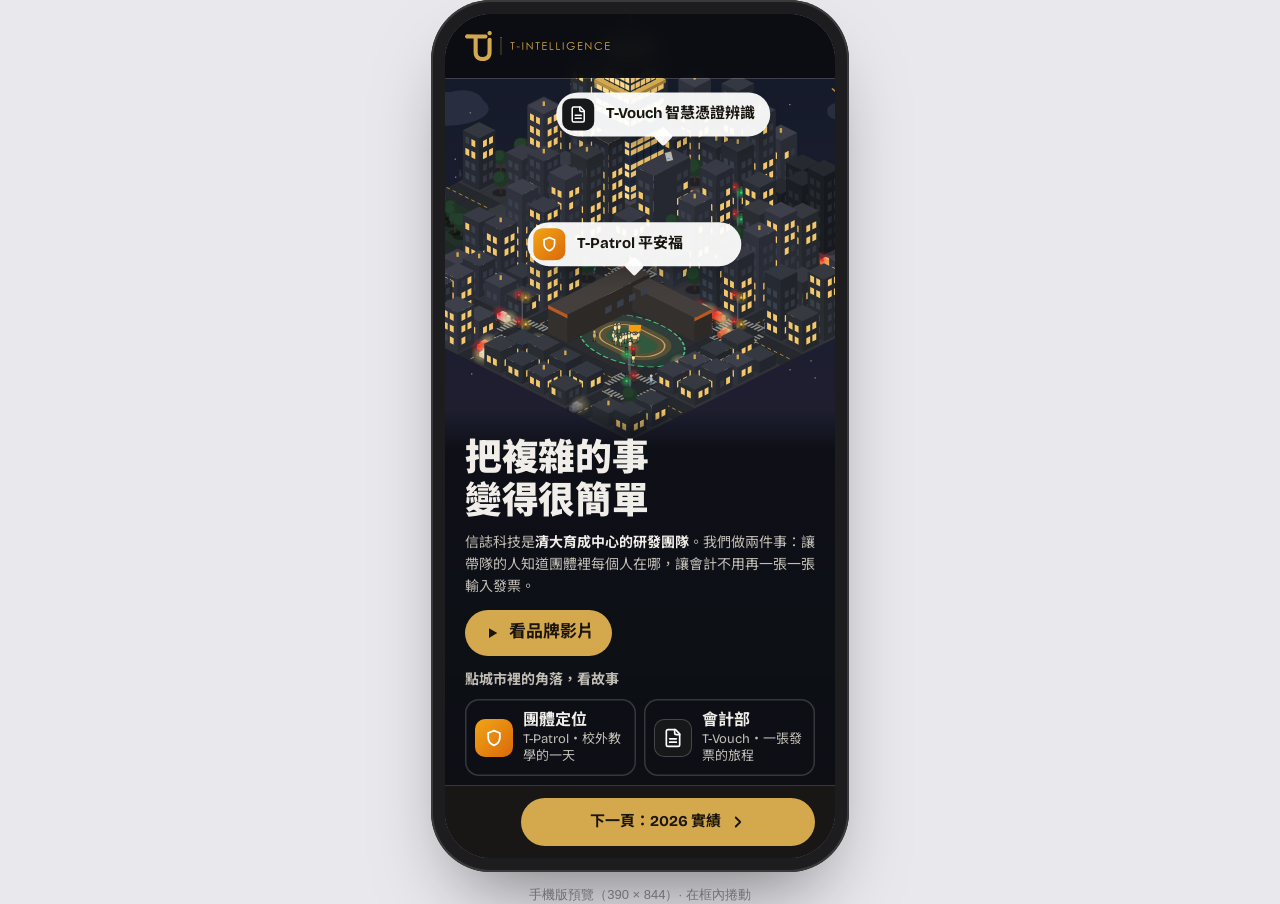
<file: v5/company/mobile.html>
<!DOCTYPE html>
<html lang="zh-TW">
<head>
<meta charset="UTF-8">
<meta name="viewport" content="width=device-width, initial-scale=1.0, maximum-scale=1.0, user-scalable=no">
<style>html { touch-action: pan-x pan-y; -webkit-text-size-adjust: 100%; text-size-adjust: 100%; }</style>
<script>/* 手機不能雙指放大：iOS Safari 不理 user-scalable=no，要另外擋住縮放手勢 */
['gesturestart', 'gesturechange', 'gestureend'].forEach(function (t) { document.addEventListener(t, function (e) { e.preventDefault(); }, { passive: false }); });
document.addEventListener('touchmove', function (e) { if (e.touches.length > 1) e.preventDefault(); }, { passive: false });</script>
<title>信誌科技 新版 | 手機版預覽</title>
<style>
  /* 只用來在電腦上用手機尺寸（390×844）看預覽，不是網站的一部分 */
  body { margin: 0; min-height: 100vh; display: grid; place-items: center; background: #e8e8ed; font-family: -apple-system, "Noto Sans TC", "Microsoft JhengHei", sans-serif; }
  .phone { padding: 14px; border-radius: 60px; background: #1d1d1f; box-shadow: inset 0 0 0 2px #3a3a3c, 0 40px 80px -30px rgba(0,0,0,.5); }
  iframe { display: block; width: 390px; height: 844px; border: 0; border-radius: 46px; background: #fff; }
  p { margin: 14px 0 0; text-align: center; font-size: 13px; color: #6e6e73; }
</style>
</head>
<body>
  <div>
    <div class="phone"><iframe src="./" title="信誌科技官網 手機版"></iframe></div>
    <p>手機版預覽（390 × 844）· 在框內捲動</p>
  </div>
</body>
</html>
</file>
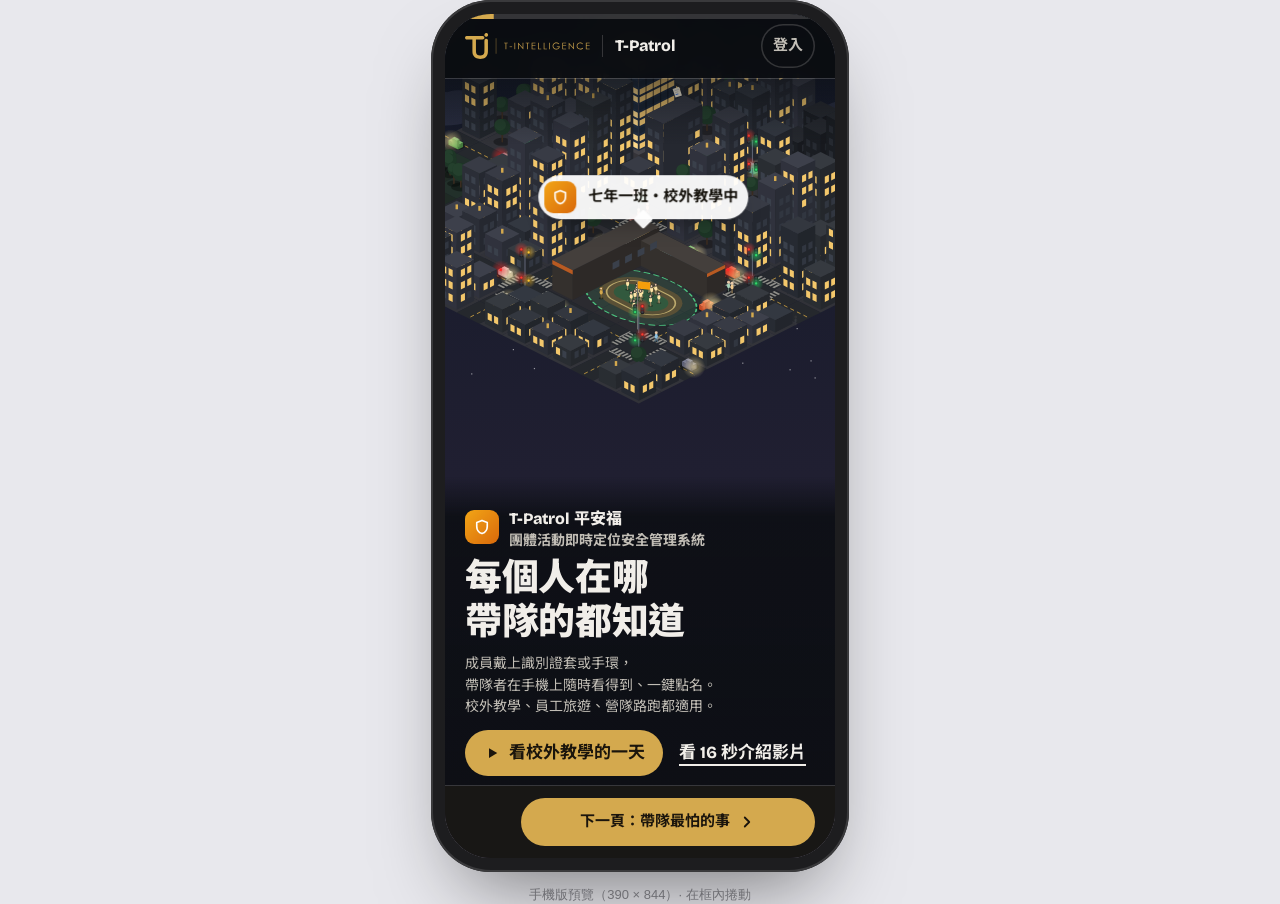
<file: v5/t-patrol/mobile.html>
<!DOCTYPE html>
<html lang="zh-TW">
<head>
<meta charset="UTF-8">
<meta name="viewport" content="width=device-width, initial-scale=1.0, maximum-scale=1.0, user-scalable=no">
<style>html { touch-action: pan-x pan-y; -webkit-text-size-adjust: 100%; text-size-adjust: 100%; }</style>
<script>/* 手機不能雙指放大：iOS Safari 不理 user-scalable=no，要另外擋住縮放手勢 */
['gesturestart', 'gesturechange', 'gestureend'].forEach(function (t) { document.addEventListener(t, function (e) { e.preventDefault(); }, { passive: false }); });
document.addEventListener('touchmove', function (e) { if (e.touches.length > 1) e.preventDefault(); }, { passive: false });</script>
<title>T-Patrol 平安福 新版 | 手機版預覽</title>
<style>
  /* 只用來在電腦上用手機尺寸（390×844）看預覽，不是網站的一部分 */
  body { margin: 0; min-height: 100vh; display: grid; place-items: center; background: #e8e8ed; font-family: -apple-system, "Noto Sans TC", "Microsoft JhengHei", sans-serif; }
  .phone { padding: 14px; border-radius: 60px; background: #1d1d1f; box-shadow: inset 0 0 0 2px #3a3a3c, 0 40px 80px -30px rgba(0,0,0,.5); }
  iframe { display: block; width: 390px; height: 844px; border: 0; border-radius: 46px; background: #fff; }
  p { margin: 14px 0 0; text-align: center; font-size: 13px; color: #6e6e73; }
</style>
</head>
<body>
  <div>
    <div class="phone"><iframe src="./" title="T-Patrol 平安福 手機版"></iframe></div>
    <p>手機版預覽（390 × 844）· 在框內捲動</p>
  </div>
</body>
</html>
</file>
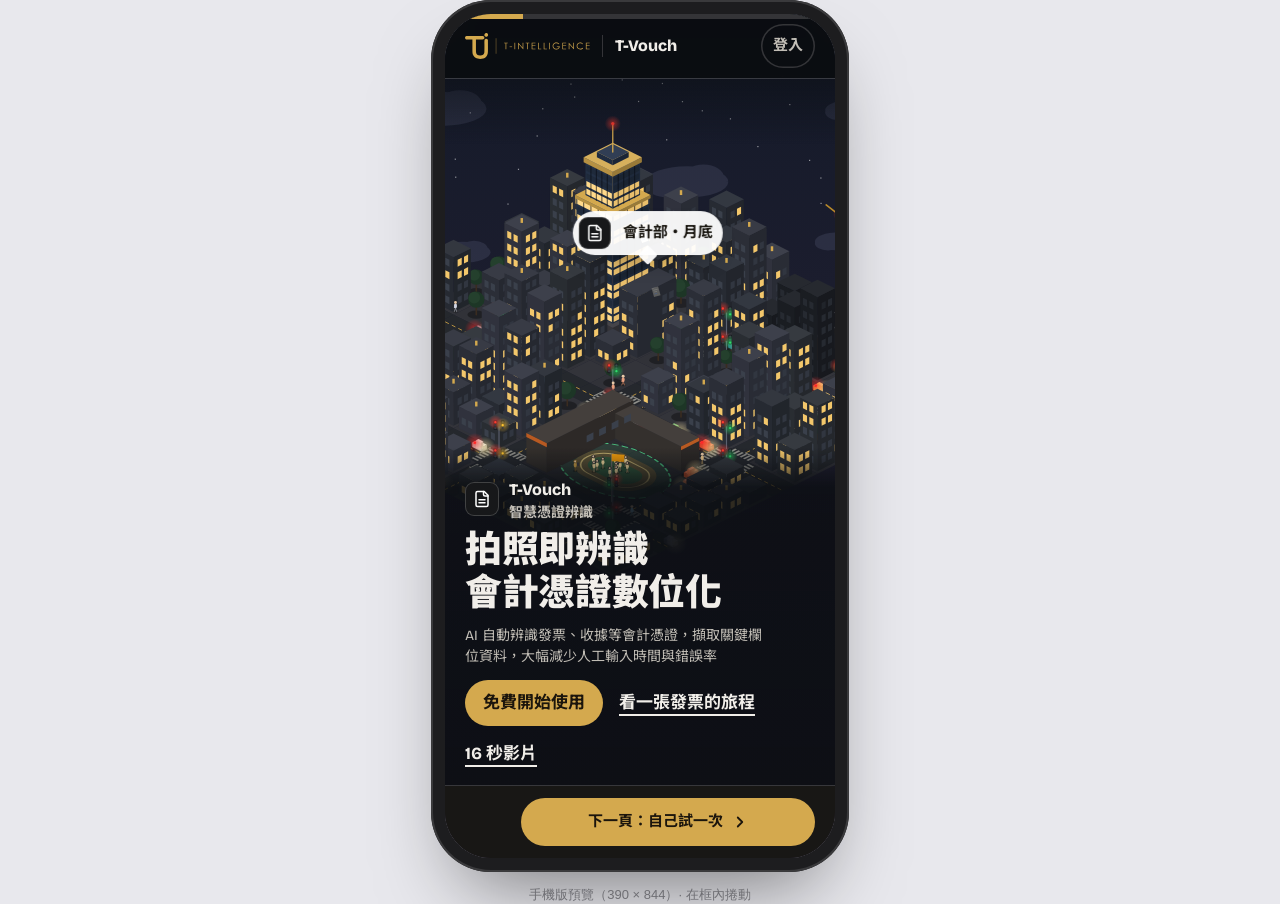
<file: v5/t-vouch/mobile.html>
<!DOCTYPE html>
<html lang="zh-TW">
<head>
<meta charset="UTF-8">
<meta name="viewport" content="width=device-width, initial-scale=1.0, maximum-scale=1.0, user-scalable=no">
<style>html { touch-action: pan-x pan-y; -webkit-text-size-adjust: 100%; text-size-adjust: 100%; }</style>
<script>/* 手機不能雙指放大：iOS Safari 不理 user-scalable=no，要另外擋住縮放手勢 */
['gesturestart', 'gesturechange', 'gestureend'].forEach(function (t) { document.addEventListener(t, function (e) { e.preventDefault(); }, { passive: false }); });
document.addEventListener('touchmove', function (e) { if (e.touches.length > 1) e.preventDefault(); }, { passive: false });</script>
<title>T-Vouch 新版 | 手機版預覽</title>
<style>
  /* 只用來在電腦上用手機尺寸（390×844）看預覽，不是網站的一部分 */
  body { margin: 0; min-height: 100vh; display: grid; place-items: center; background: #e8e8ed; font-family: -apple-system, "Noto Sans TC", "Microsoft JhengHei", sans-serif; }
  .phone { padding: 14px; border-radius: 60px; background: #1d1d1f; box-shadow: inset 0 0 0 2px #3a3a3c, 0 40px 80px -30px rgba(0,0,0,.5); }
  iframe { display: block; width: 390px; height: 844px; border: 0; border-radius: 46px; background: #fff; }
  p { margin: 14px 0 0; text-align: center; font-size: 13px; color: #6e6e73; }
</style>
</head>
<body>
  <div>
    <div class="phone"><iframe src="./" title="T-Vouch 手機版"></iframe></div>
    <p>手機版預覽（390 × 844）· 在框內捲動</p>
  </div>
</body>
</html>
</file>
<file: editorial.css>
/* ===== Editorial 版型（去 AI 感）=====
   三個網站共用，載在各頁自己的樣式之後。方向：雜誌／印刷編排。
   - 字級對比拉大、標題更粗更緊；說明文字不再一律淡灰
   - 小標改成「金色短線＋黑字」，不用整排金色加寬字距
   - 卡片、按鈕、標籤改直角或小圓角，拿掉柔和陰影；清單第一條改粗黑線（像報表）
   - 連結改黑字底線，不用藍字；灰底改成帶暖度的紙色
*/
:root { --tile: #f3f1ec; --muted: #55555a; }

/* 標題與內文 */
.h2 { font-weight: 900; letter-spacing: -.005em; line-height: 1.2; }
.tab-title { font-weight: 900; letter-spacing: 0; line-height: 1.25; }
.lede, .tab-lede { color: var(--muted); }

/* 小標：金色短線＋黑字 */
.kicker, .sys-k, .ab-k { display: flex; align-items: center; gap: 10px; color: var(--ink); letter-spacing: .06em; font-weight: 700; font-size: 13px; }
.kicker::before, .sys-k::before, .ab-k::before { content: ""; width: 24px; height: 2px; background: var(--gold); flex: none; }

/* 連結：黑字底線，滑過變金 */
.link, .vlink { color: var(--ink); text-decoration: underline; text-decoration-thickness: 1px; text-underline-offset: 5px; }
.link:hover, .vlink:hover { color: var(--gold-ink); text-decoration: underline; }
.link::after { content: " →"; }
.vlink svg circle { fill: var(--ink); }

/* 按鈕與標籤：小圓角 */
.btn { border-radius: 4px; }
.btn-sm { border-radius: 4px; }
.chips li { border-radius: 0; box-shadow: none; background: none; padding: 0; font-weight: 500; }
.chips li + li::before { content: "/"; margin-right: 8px; color: #b4b4b8; }

/* 卡片：直角、無陰影，上緣一條粗黑線 */
.device, .scard, .ab-card { border-radius: 0; box-shadow: none; background: none; border-top: 2px solid var(--ink); padding-left: 0; padding-right: 0; }
.plan { border-radius: 0; box-shadow: inset 0 0 0 1px var(--line); }
.plan.hot { box-shadow: inset 0 0 0 2px var(--ink); }
.plan-tag { border-radius: 0; }
.demo { border-radius: 6px; }
.browser, .bo-window { border-radius: 8px; }
.doc { border-radius: 2px; }

/* 清單：第一條線改粗黑線，像印刷報表 */
.rows li:first-child, .steps3 li:first-child, .spec > div:first-child, .facts > div:first-child,
.feat li:nth-child(-n+3), .rc-list li:nth-child(-n+2), .ptile-list li:first-child { border-top: 2px solid var(--ink); }
@media (max-width: 1000px) { .feat li:nth-child(3) { border-top-width: 1px; border-top-color: var(--line); } }
@media (max-width: 834px) { .rc-list li:nth-child(2) { border-top-width: 1px; border-top-color: var(--line); } }

/* 聯絡頁表單 */
.chip span { border-radius: 4px; }
.form input, .form select, .form textarea { border-radius: 4px; }
.devices .device, .deck .devices .device { padding-left: 0; padding-right: 0; border-radius: 0; }
.deck .chips li { padding: 0; }
.demo-note { color: var(--muted); }  /* 暖紙色底上要再深一點才夠對比 */
</file>
<file: v5/story.css>
/* 故事模式（官網與產品網站共用）：像看一部短片，不是開一張卡片。
   城市保持全螢幕；旁白直接疊在畫面下方（大時間碼＋一句話），章節是一條真的時間軸。
   不用浮動白卡、App 圖示、分頁籤、膠囊按鈕。 */
.story { position: absolute; inset: 0; z-index: 3; pointer-events: none; color: var(--ink); --st-bg: oklch(0.16 0.01 260); }
html[data-theme="paper"] .story { --st-bg: oklch(0.985 0.002 85); }
.story[hidden] { display: none; }
.story-scrim::before { content: ""; position: absolute; inset: 0 0 auto; height: 120px; background: linear-gradient(180deg, color-mix(in oklch, var(--st-bg) 94%, transparent) 0, color-mix(in oklch, var(--st-bg) 70%, transparent) 55%, color-mix(in oklch, var(--st-bg) 0%, transparent) 100%); }   /* 上方淡底色：Logo 與離開故事看得清楚 */
.story > * { pointer-events: auto; }
.story-scrim { position: absolute; inset: 0; pointer-events: none !important; background: linear-gradient(0deg, var(--st-bg) 0%, color-mix(in oklch, var(--st-bg) 94%, transparent) 36%, color-mix(in oklch, var(--st-bg) 0%, transparent) 70%); animation: st-fade 700ms ease both; }
.story-head { position: absolute; left: var(--pad-x); right: var(--pad-x); top: 0; height: 76px; display: flex; align-items: center; justify-content: flex-end; gap: var(--s-4); }
.story-kick { font-weight: 700; font-size: 15px; color: var(--ink-2); margin-bottom: var(--s-3); }
.story-kick b { color: var(--ink); }
.story-x { min-height: 44px; padding: 0 16px; font-weight: 700; font-size: 15px; display: inline-flex; align-items: center; gap: 8px; color: var(--ink); border-radius: 999px; background: color-mix(in oklch, var(--st-bg) 88%, transparent); box-shadow: 0 6px 18px -8px oklch(0 0 0 / .35), inset 0 0 0 1px var(--rule); -webkit-backdrop-filter: blur(6px); backdrop-filter: blur(6px); }   /* 有底色，城市上也看得清楚 */
.story-x span { text-decoration: none; }
.story-x:hover { box-shadow: 0 6px 18px -8px oklch(0 0 0 / .35), inset 0 0 0 1.5px var(--ink); }
.story-x svg { width: 18px; height: 18px; }
.story-body { position: absolute; left: var(--pad-x); right: var(--pad-x); bottom: 112px; display: grid; grid-template-columns: minmax(0, 34em) auto; justify-content: space-between; align-items: end; gap: var(--s-7); }
.story-body.swap .story-time { animation: st-tc 600ms var(--ease) both; }
.story-body.swap .story-h, .story-body.swap .story-p { animation: st-up 650ms var(--ease) 80ms both; }
.story-body.swap .story-vis { animation: st-up 650ms var(--ease) 220ms both; }
.story-time { font-weight: 700; font-size: clamp(3rem, min(7vw, 11vh), 6.5rem); line-height: .9; letter-spacing: -0.03em; font-variant-numeric: tabular-nums; color: var(--hi); }
html[data-theme="paper"] .story-time { color: var(--ink); }
.story-h { font-size: clamp(1.6rem, min(2.8vw, 4.6vh), 2.6rem); line-height: 1.25; margin-top: var(--s-4); }
.story-p { margin-top: var(--s-3); color: var(--ink-2); font-size: var(--t-lg); line-height: 1.6; max-width: 28em; }
.story-vis { justify-self: end; max-width: 380px; }
/* 時間軸：08:00 ───●─── 17:30，刻度照實際時間比例排 */
.story-foot { position: absolute; left: var(--pad-x); right: var(--pad-x); bottom: 28px; display: flex; align-items: center; gap: var(--s-5); }
.story-steps { list-style: none; position: relative; flex: 1; height: 52px; margin: 0 28px; }
.story-steps::before, .story-steps::after { content: ""; position: absolute; left: 0; top: 13px; height: 2px; background: var(--rule); right: 0; }
.story-steps::after { background: var(--ink); right: auto; width: calc(var(--p, 0) * 100%); transition: width 900ms var(--ease); }
.story-steps li { position: absolute; top: 0; left: calc(var(--at) * 100%); transform: translateX(-50%); }
.story-steps button { display: grid; justify-items: center; gap: 6px; min-height: 44px; min-width: 44px; padding: 6px 4px 0; font-size: 13px; font-weight: 700; color: var(--ink-2); font-variant-numeric: tabular-nums; white-space: nowrap; }
.story-steps button::before { content: ""; width: 10px; height: 10px; border-radius: 50%; background: var(--st-bg); box-shadow: inset 0 0 0 2px var(--ink-2); transition: transform 300ms var(--ease), background-color 300ms; }
/* 兩個刻度太近（11:12 和 11:30）：後一個的時間寫在線上方 */
.story-steps li.up { top: -26px; }
.story-steps li.up button { grid-template-rows: auto auto; padding-top: 0; }
.story-steps li.up button::before { order: 2; }
.story-steps button.done::before { background: var(--ink); box-shadow: none; }
.story-steps button[aria-current="step"] { color: var(--ink); }
.story-steps button[aria-current="step"]::before { background: var(--hi); box-shadow: 0 0 0 4px color-mix(in oklch, var(--hi) 30%, transparent); transform: scale(1.3); }
.story-prev, .story-next { min-height: 48px; font-weight: 700; display: inline-flex; align-items: center; gap: 8px; white-space: nowrap; }
.story-prev { width: 48px; justify-content: center; border-radius: 50%; box-shadow: inset 0 0 0 2px var(--ink); }
.story-prev svg { width: 18px; height: 18px; }
.story-prev[disabled] { opacity: .3; cursor: default; }
.story-next { padding: 0 var(--s-5); border-radius: 999px; background: var(--btn); color: var(--btn-ink); }
.story-next::after { content: "→"; }
@keyframes st-fade { from { opacity: 0; } }
@keyframes st-up { from { opacity: 0; transform: translateY(16px); } }
@keyframes st-tc { from { opacity: 0; transform: translateY(24px); filter: blur(6px); } }

/* 每一幕的小東西：直接放在畫面上，不另外框起來 */
.sv-devs { display: flex; align-items: flex-end; gap: var(--s-5); }
.sv-devs img { height: clamp(110px, 20vh, 180px); width: auto; }
.sv-devs { padding-bottom: 10px; background: radial-gradient(ellipse 46% 9% at 50% 94%, oklch(0 0 0 / .16), transparent 70%); }   /* 照片下方一層淡淡的地面陰影（不用 filter，避免被捲動框切成方塊） */
.sv-big { font-weight: 700; font-size: clamp(3rem, 6vw, 5rem); line-height: 1; font-variant-numeric: tabular-nums; color: var(--ink); }
.sv-big small { display: block; font-size: 15px; color: var(--ink-2); margin-top: 8px; letter-spacing: 0; }
.sv-big .ok { color: oklch(0.72 0.15 150); }
html[data-theme="paper"] .sv-big .ok { color: oklch(0.5 0.13 150); }
/* 鎖定畫面通知：老師手機上真的會跳出來的樣子 */
.sv-alert { width: 320px; border-radius: 18px; padding: 12px 14px; background: oklch(0.98 0.004 85 / .96); color: oklch(0.2 0.012 80); box-shadow: 0 20px 40px -16px oklch(0 0 0 / .5); display: grid; grid-template-columns: 34px 1fr auto; gap: 2px 10px; font-size: 14px; line-height: 1.4; }
.sv-alert i { grid-row: span 2; width: 34px; height: 34px; border-radius: 9px; background: linear-gradient(135deg, #F2A516, #D9690B); }
.sv-alert b { font-weight: 700; }
.sv-alert time { font-size: 12px; color: oklch(0.5 0.01 80); }
.sv-alert span { grid-column: 2 / -1; color: oklch(0.45 0.17 28); font-weight: 600; }
.sv-roll { list-style: none; display: grid; grid-template-columns: repeat(3, auto); gap: 4px 20px; font-size: 15px; }
.sv-roll li { display: flex; gap: 8px; }
.sv-roll li em { font-style: normal; color: var(--ink-2); width: 1em; }
.sv-roll li.in em { color: oklch(0.72 0.15 150); }
html[data-theme="paper"] .sv-roll li.in em { color: oklch(0.5 0.13 150); }
.sv-sum { margin-top: var(--s-3); font-weight: 800; font-size: 22px; font-variant-numeric: tabular-nums; }
.sv-stats { display: flex; gap: var(--s-6); }
.sv-stats b { display: block; font-size: clamp(2.4rem, 4.4vw, 3.6rem); line-height: 1; font-variant-numeric: tabular-nums; }
.sv-stats span { font-size: 14px; color: var(--ink-2); }
.sv-cta { display: flex; flex-wrap: wrap; gap: var(--s-4); margin-top: var(--s-5); align-items: center; }
.sv-cta .btn { min-height: 48px; }
.sv-pile { position: relative; height: 150px; width: 240px; }
.sv-pile span { position: absolute; left: 20px; top: 10px; width: 96px; height: 120px; background: #fff; border-radius: 3px; box-shadow: 0 10px 22px -10px oklch(0 0 0 / .55);
  background-image: linear-gradient(oklch(0.85 0.005 85), oklch(0.85 0.005 85)), linear-gradient(oklch(0.9 0.005 85), oklch(0.9 0.005 85)), linear-gradient(oklch(0.9 0.005 85), oklch(0.9 0.005 85));
  background-size: 60% 6px, 70% 4px, 50% 4px; background-position: 14px 16px, 14px 34px, 14px 46px; background-repeat: no-repeat; }
.sv-pile span:nth-child(1) { transform: rotate(-12deg) translateX(-6px); } .sv-pile span:nth-child(2) { transform: rotate(-4deg) translateX(30px); } .sv-pile span:nth-child(3) { transform: rotate(6deg) translateX(66px); } .sv-pile span:nth-child(4) { transform: rotate(14deg) translateX(104px); }
.sv-chips { display: flex; gap: var(--s-5); font-weight: 700; font-size: clamp(1.6rem, 3vw, 2.4rem); letter-spacing: -0.01em; }
.sv-chips span + span::before { content: "/"; color: var(--ink-2); margin-right: var(--s-5); font-weight: 400; }
.sv-ocr { display: grid; grid-template-columns: auto 1fr; gap: var(--s-5); align-items: center; }
.sv-ocr dl { min-width: 190px; }
.sv-ocr dl div { display: flex; justify-content: space-between; gap: 12px; border-bottom: 2px solid var(--ink); padding: 4px 0; opacity: .2; transition: opacity 400ms var(--ease); }
.sv-ocr dl dt { font-size: 13px; color: var(--ink-2); } .sv-ocr dl dd { font-weight: 800; font-variant-numeric: tabular-nums; }
.sv-ocr.read dl div { opacity: 1; } .sv-ocr.read dl div:nth-child(2) { transition-delay: 150ms; } .sv-ocr.read dl div:nth-child(3) { transition-delay: 300ms; }
.sv-ocr.read .inv .f::after { opacity: 1; }
.sv-csv { min-width: 300px; border-collapse: collapse; font-size: 14px; font-variant-numeric: tabular-nums; }
.sv-csv th { text-align: left; color: var(--ink-2); font-weight: 700; border-bottom: 2px solid var(--ink); padding: 6px 10px 6px 0; }
.sv-csv td { border-bottom: 1px solid var(--rule); padding: 6px 10px 6px 0; }
.sv-csv td:last-child { color: oklch(0.72 0.15 150); font-weight: 700; }
html[data-theme="paper"] .sv-csv td:last-child { color: oklch(0.5 0.13 150); }
.sv-note { font-size: 12px; color: var(--ink-2); margin-top: var(--s-2); }

@media (max-width: 960px) {
  .story-scrim { background: linear-gradient(0deg, var(--st-bg) 0%, var(--st-bg) 50%, color-mix(in oklch, var(--st-bg) 0%, transparent) 64%); }
  .story-kick { font-size: 13px; margin-bottom: var(--s-2); }
  .story-body { padding-bottom: 12px; bottom: 96px; grid-template-columns: minmax(0, 1fr); gap: var(--s-4); max-height: 50dvh; overflow-y: auto; align-content: start; }
  .sv-ocr { gap: var(--s-4); }
  .sv-ocr .einv { --ei-w: 128px; }
  .sv-ocr dl { min-width: 0; }
  .sv-csv { min-width: 0; width: 100%; font-size: 13px; }
  .story-vis { justify-self: start; }
  .story-time { font-size: 2.8rem; }
  .story-h { font-size: 1.45rem; margin-top: var(--s-2); }
  .story-p { font-size: var(--t-base); }
  .story-foot { bottom: 16px; gap: var(--s-3); }
  .story-steps { margin: 0 18px; }
  .story-steps button { font-size: 0; min-width: 32px; }   /* 手機：只留刻度點，時間看大時間碼 */
  .story-steps li, .story-steps li.up { top: 0; left: calc(var(--even) * 100%); }
  .story-steps li.up button { grid-template-rows: none; padding-top: 6px; }
  .story-steps li.up button::before { order: 0; }
  .story-steps::after { width: calc(var(--pe, 0) * 100%); }
  .story-next { padding: 0 var(--s-4); }
  .sv-devs img { height: 76px; }
  .sv-alert { width: 100%; max-width: 320px; }
  .sv-big { font-size: 2.6rem; }
  .sv-roll { grid-template-columns: repeat(3, auto); font-size: 14px; }
}

/* ---------- 電子發票證明聯（熱感紙）----------
   寬度用 --ei-w 控制，字級跟著寬度等比例縮放（真實證明聯 5.7cm 寬 × 約 9cm 高）。 */
.einv { --ei-w: 230px; --ei-ink: oklch(0.26 0.006 80); width: var(--ei-w); font-size: calc(var(--ei-w) / 19); line-height: 1.32; color: var(--ei-ink); position: relative; overflow: hidden;
  padding: 1.3em 1.15em 1.1em; text-align: left; font-family: "Noto Sans TC", system-ui, sans-serif; font-weight: 500; font-variant-numeric: tabular-nums;
  background: linear-gradient(180deg, oklch(0.975 0.004 90) 0%, oklch(0.99 0.002 90) 18%, oklch(0.985 0.003 90) 70%, oklch(0.955 0.006 85) 100%);
  box-shadow: 0 1px 0 oklch(1 0 0 / .8) inset, 0 28px 40px -24px var(--shadow, oklch(0 0 0 / .5)), 0 2px 5px oklch(0 0 0 / .12); transform: rotate(-2.5deg); }
.einv::before { content: ""; position: absolute; inset: 0; pointer-events: none; opacity: .5; mix-blend-mode: multiply;   /* 熱感紙的微小顆粒與一點捲曲陰影 */
  background: radial-gradient(120% 60% at 100% 0%, oklch(0 0 0 / .06), transparent 60%), repeating-linear-gradient(0deg, oklch(0 0 0 / .018) 0 1px, transparent 1px 3px); }
.einv p { margin: 0; }
.einv .ei-shop { text-align: center; font-weight: 700; font-size: 1.05em; letter-spacing: .1em; margin-bottom: .45em; }
.einv .ei-t { text-align: center; font-weight: 900; font-size: 1.5em; letter-spacing: .06em; line-height: 1.2; }
.einv .ei-big { text-align: center; font-weight: 900; font-size: 1.62em; line-height: 1.18; letter-spacing: .02em; font-family: "Noto Sans TC", ui-monospace, monospace; }
.einv .ei-row { display: flex; justify-content: space-between; gap: .6em; white-space: nowrap; margin-top: .25em; }
.einv .ei-big + .ei-row { margin-top: .55em; }
.einv .ei-bar { display: block; width: 100%; height: 2.6em; margin-top: .7em; fill: var(--ei-ink); }
.einv .ei-qrs { display: flex; justify-content: space-between; margin-top: .7em; }
.einv .ei-qr { width: 44%; height: auto; fill: var(--ei-ink); }
.einv .f { position: relative; }
.einv .f::after { content: ""; position: absolute; inset: -.18em -.12em; border: 2px solid var(--scan, oklch(0.55 0.17 258)); border-radius: 4px; opacity: 0; transition: opacity 250ms ease; }
.read .einv .f::after { opacity: 1; }
.read .einv .ei-row:nth-of-type(6) .f::after { transition-delay: 120ms; } .read .einv .ei-row:nth-of-type(7) .f::after { transition-delay: 240ms; }
.einv .beam { position: absolute; left: 0; right: 0; top: -40px; height: 40px; background: linear-gradient(180deg, transparent, oklch(0.55 0.17 258 / 0.22)); border-bottom: 2px solid var(--scan, oklch(0.55 0.17 258)); opacity: 0; }
.scan .einv .beam { animation: beam 1100ms var(--ease) forwards; }
@keyframes beam { 0% { top: -40px; opacity: 1; } 90% { opacity: 1; } 100% { top: 100%; opacity: 0; } }
/* 收據（不是統一發票的單據） */
.einv.receipt .ei-t { font-size: 1.4em; }
.sv-ocr .einv { --ei-w: 168px; }

/* 城市裡的劇情標籤：貼在公車、老師、學生、會計部旁邊，跟著鏡頭移動；照劇情時間點出現 */
.st-marks { position: absolute; inset: 0; pointer-events: none !important; overflow: hidden; }
.st-mark { position: absolute; left: 0; top: 0; will-change: translate; transform: translate(-50%, calc(-100% - 12px)); white-space: nowrap; padding: 6px 12px; border-radius: 10px; font-size: 14px; font-weight: 700; line-height: 1.3;
  background: oklch(0.99 0.004 85); color: oklch(0.2 0.012 80); box-shadow: 0 10px 24px -10px oklch(0 0 0 / .55); animation: st-pop 450ms var(--ease) var(--d, 0ms) both; }
.st-mark::after { content: ""; position: absolute; left: 50%; bottom: -12px; width: 2px; height: 12px; background: inherit; transform: translateX(-50%); }
.st-mark.ok { background: oklch(0.95 0.05 150); color: oklch(0.36 0.11 150); }
.st-mark.alert { background: #fff1f0; color: oklch(0.45 0.18 28); box-shadow: 0 0 0 2px oklch(0.6 0.2 28 / .5), 0 10px 24px -10px oklch(0 0 0 / .55); }
@keyframes st-pop { from { opacity: 0; transform: translate(-50%, calc(-100% - 2px)) scale(.9); } }
body.in-story .toast { display: none; }   /* 故事裡用劇情標籤，不用首頁的提醒 */
@media (max-width: 960px) { .st-mark { font-size: 12px; padding: 4px 9px; } }
</file>
<file: v5/v5.css>
/* 信誌科技 v5 共用樣式（T-Patrol、T-Vouch 產品網站）。
   和官網 v5/company 同一套：夜金／紙白依訪客時間切換、左右翻頁、動態城市開場、飛進角落看故事。
   白色「島」（手機螢幕、發票、表單、故事面板）永遠白底深字。 */
:root {
  --gold: #D4A94E;
  --paper: oklch(0.99 0.004 85);
  --ok: oklch(0.52 0.13 150);
  --alert: oklch(0.55 0.2 28);
  --scan: oklch(0.55 0.17 258);
  --bg: oklch(0.205 0.004 80); --ink: oklch(0.95 0.008 85); --ink-2: oklch(0.80 0.012 85); --rule: oklch(0.95 0.008 85 / 0.18); --on-ink: oklch(0.205 0.004 80); --btn: #D4A94E; --btn-ink: oklch(0.2 0.02 80); --hi: #D4A94E; --hi-ink: oklch(0.2 0.02 80); --shadow: oklch(0 0 0 / 0.6); --card: oklch(0.25 0.006 80);
  --sans: "Bricolage Grotesque", "Noto Sans TC", system-ui, sans-serif;
  --s-1: 4px; --s-2: 8px; --s-3: 12px; --s-4: 16px; --s-5: 24px; --s-6: 32px; --s-7: 48px; --s-8: 64px; --s-9: 96px;
  --t-sm: 0.875rem; --t-base: 1.0625rem; --t-lg: 1.375rem; --t-xl: 1.875rem;
  --t-2xl: clamp(1.9rem, min(3.4vw, 5.4vh), 2.75rem); --t-display: clamp(2.4rem, min(5.4vw, 9.5vh), 5rem);
  --ease: cubic-bezier(0.16, 1, 0.3, 1);
  --z-nav: 20; --z-pager: 30; --z-modal: 50;
  --pad-x: clamp(20px, 5vw, 80px);
}
html[data-theme="paper"], html[data-theme="paper"] body { --bg: oklch(0.985 0.002 85); --ink: oklch(0.2 0.01 80); --ink-2: oklch(0.42 0.012 80); --rule: oklch(0.2 0.01 80 / 0.14); --on-ink: oklch(0.985 0.002 85); --btn: oklch(0.2 0.01 80); --btn-ink: oklch(0.985 0.002 85); --hi: #D4A94E; --hi-ink: oklch(0.2 0.01 80); --shadow: oklch(0.2 0.01 80 / 0.25); --card: oklch(0.955 0.008 85); }
.isle, .inv, .phone .scr, .browser { --ink: oklch(0.2 0.012 80); --ink-2: oklch(0.42 0.012 80); --on-ink: oklch(0.985 0.002 85); --btn: oklch(0.2 0.012 80); --btn-ink: oklch(0.985 0.002 85); --rule: oklch(0.2 0.012 80 / 0.12); }
*, *::before, *::after { box-sizing: border-box; }
* { margin: 0; padding: 0; }
html, body { height: 100%; }
body { font-family: var(--sans); font-size: var(--t-base); line-height: 1.7; color: var(--ink); background: var(--bg); -webkit-font-smoothing: antialiased; overflow: hidden; font-optical-sizing: auto; }
a { color: inherit; }
button, input { font: inherit; color: inherit; }
button { background: none; border: 0; cursor: pointer; }
img, svg { display: block; max-width: 100%; }
:focus-visible { outline: 3px solid var(--ink); outline-offset: 3px; border-radius: 4px; }
h1, h2, h3 { text-wrap: balance; font-weight: 900; }
p { text-wrap: pretty; }
.nw { white-space: nowrap; }
.skip { position: absolute; left: var(--s-4); top: -80px; z-index: var(--z-modal); background: var(--ink); color: var(--on-ink); padding: var(--s-3) var(--s-4); border-radius: 6px; text-decoration: none; font-weight: 700; }
.skip:focus { top: var(--s-4); }
.num { font-variant-numeric: tabular-nums; }

/* 頂列：左邊是「信誌城市 › 產品」，右邊是這個產品的章節 */
.top { position: fixed; inset: 0 0 auto; z-index: var(--z-nav); height: 76px; display: flex; align-items: center; justify-content: space-between; gap: var(--s-4); padding: 0 var(--pad-x); pointer-events: none; }
.top > * { pointer-events: auto; }
.crumb { display: flex; align-items: center; gap: var(--s-3); text-decoration: none; font-weight: 800; font-size: 16px; }
.crumb img { height: 26px; width: auto; }
.crumb .lg-light { display: none; }
html[data-theme="paper"] .crumb .lg-dark { display: none; }
html[data-theme="paper"] .crumb .lg-light { display: block; }
.crumb .sep { width: 1px; height: 22px; background: var(--rule); }
.crumb .mark { width: 28px; height: 28px; border-radius: 8px; display: grid; place-items: center; flex: none; }
.crumb .mark svg { width: 16px; height: 16px; }
.top nav { display: flex; gap: var(--s-1); }
.top nav button, .top nav a { min-height: 44px; display: inline-flex; align-items: center; padding: 0 var(--s-3); font-weight: 700; font-size: 15px; border-radius: 6px; color: var(--ink-2); transition: color 150ms ease; position: relative; text-decoration: none; }
.top nav button:hover, .top nav button[aria-current="true"], .top nav a:hover { color: var(--ink); }
.top nav button::after { content: ""; position: absolute; left: var(--s-3); right: var(--s-3); bottom: 8px; height: 2px; background: var(--ink); transform: scaleX(0); transform-origin: left; transition: transform 300ms var(--ease); }
.top nav button[aria-current="true"]::after { transform: none; }
.top nav .login { box-shadow: inset 0 0 0 1.5px var(--rule); border-radius: 999px; margin-left: var(--s-2); }

/* 進度條（ui-ux-pro-max：Horizontal Scroll Journey 要有進度指示） */
.progress { position: fixed; left: 0; right: 0; top: 0; height: 5px; z-index: var(--z-pager); background: var(--rule); }
.progress i { display: block; height: 100%; background: var(--hi); transform-origin: left; transform: scaleX(var(--p, 0)); transition: transform 500ms var(--ease); }
body.in-story .progress { opacity: 0; }

/* 左右翻頁 */
main { height: 100dvh; display: flex; overflow-x: auto; overflow-y: hidden; scroll-snap-type: x mandatory; scrollbar-width: none; overscroll-behavior-x: contain; }
main::-webkit-scrollbar { display: none; }
.page { background: transparent; color: var(--ink); flex: 0 0 100%; height: 100%; scroll-snap-align: start; scroll-snap-stop: always; position: relative; overflow: hidden; padding: 104px var(--pad-x) 96px; }
.pager { position: fixed; right: var(--pad-x); bottom: var(--s-5); z-index: var(--z-pager); display: flex; gap: var(--s-2); }
.pager button { min-height: 48px; padding: 0 var(--s-5); border-radius: 999px; font-weight: 700; font-size: 15px; display: inline-flex; align-items: center; gap: var(--s-2); transition: transform 150ms ease, opacity 200ms ease; }
.pager .prev { width: 48px; padding: 0; justify-content: center; box-shadow: inset 0 0 0 2px var(--ink); }
.pager .next { background: var(--btn); color: var(--btn-ink); }
.pager button:active { transform: scale(0.97); }
.pager button[disabled] { opacity: 0; pointer-events: none; }
.pager svg { width: 18px; height: 18px; }

.btn { display: inline-flex; align-items: center; gap: var(--s-2); min-height: 52px; padding: 0 var(--s-5); border-radius: 999px; background: var(--btn); color: var(--btn-ink); font-weight: 700; text-decoration: none; transition: transform 150ms ease, opacity 150ms ease; white-space: nowrap; }
.btn:hover { opacity: .9; }
.btn:active { transform: scale(0.97); }
.btn svg { width: 18px; height: 18px; }
.go { display: inline-flex; align-items: center; gap: var(--s-2); min-height: 44px; font-weight: 700; text-decoration: underline; text-decoration-thickness: 2px; text-underline-offset: 6px; }
.go:hover { text-decoration-thickness: 3px; }
.kick { font-weight: 700; color: var(--ink-2); font-size: var(--t-sm); letter-spacing: .02em; }
.h-display { font-size: var(--t-display); line-height: 1.12; letter-spacing: -0.01em; }
.h-2 { font-size: var(--t-2xl); line-height: 1.25; }
.lead { color: var(--ink-2); font-size: var(--t-lg); line-height: 1.6; max-width: 26em; }
mark.hl { background: var(--hi); color: var(--hi-ink); display: inline-block; line-height: 1.12; padding: .14em .18em .02em; vertical-align: top; border-radius: 6px; -webkit-box-decoration-break: clone; box-decoration-break: clone; }

/* ---------- 開場：鏡頭停在城市裡這個產品的角落 ---------- */
.p-hello { padding: 0; }
/* 城市畫布固定在所有頁面後面；內容頁蓋一層半透明底色，文字清楚、城市仍看得到在動 */
main { position: relative; z-index: 1; }
.page:not(.p-hello) { background: color-mix(in oklch, var(--bg) 70%, transparent); }
/* 頂列疊在城市上：上緣一層同色漸層，選單才讀得清楚 */
.p-hello::before { content: ""; position: absolute; inset: 0 0 auto; height: 130px; z-index: 1; pointer-events: none; background: linear-gradient(180deg, var(--bg), color-mix(in oklch, var(--bg) 0%, transparent)); }
html:not([data-theme="paper"]) .p-hello::before { background: linear-gradient(180deg, oklch(0.16 0.01 260), oklch(0.16 0.01 260 / 0)); }
.city { position: fixed; inset: 0; width: 100%; height: 100%; display: block; z-index: 0; }
html:not([data-theme="paper"]) body { background: oklch(0.16 0.01 260); }
.p-hello .copy { position: relative; z-index: 1; padding: 120px var(--pad-x) 96px; width: min(680px, 46%); height: 100%; display: flex; flex-direction: column; justify-content: center;
  background: linear-gradient(90deg, var(--bg) 0%, var(--bg) 55%, color-mix(in oklch, var(--bg) 0%, transparent) 100%); }
html:not([data-theme="paper"]) .p-hello .copy { background: linear-gradient(90deg, oklch(0.16 0.01 260) 0%, oklch(0.16 0.01 260 / .92) 55%, oklch(0.16 0.01 260 / 0) 100%); }
.p-hello .brand { display: flex; align-items: center; gap: var(--s-3); font-weight: 800; font-size: var(--t-lg); }
.p-hello .brand .mark { width: 44px; height: 44px; border-radius: 12px; display: grid; place-items: center; }
.p-hello .brand .mark svg { width: 24px; height: 24px; }
.p-hello .brand small { display: block; font-size: var(--t-sm); font-weight: 700; color: var(--ink-2); line-height: 1.3; }
.p-hello h1 { margin-top: var(--s-5); font-size: clamp(2.4rem, min(4.4vw, 9vh), 4.8rem); line-height: 1.12; letter-spacing: -0.01em; }
.p-hello h1 .ln { display: block; overflow: hidden; padding-bottom: .06em; }
.p-hello h1 .ln > span { display: inline-block; animation: rise 800ms var(--ease) both; }
.p-hello h1 .ln:nth-child(2) > span { animation-delay: 120ms; }
.p-hello .intro { margin-top: var(--s-5); max-width: 22em; font-size: var(--t-lg); line-height: 1.65; color: var(--ink-2); }
.p-hello .acts { margin-top: var(--s-6); display: flex; flex-wrap: wrap; align-items: center; gap: var(--s-3) var(--s-5); }
.p-hello .fine { margin-top: var(--s-4); font-size: var(--t-sm); color: var(--ink-2); }
.p-hello .intro, .p-hello .acts, .p-hello .fine { animation: fade 700ms var(--ease) 360ms both; }
.pin { position: absolute; z-index: 2; left: 0; top: 0; will-change: translate; display: flex; text-align: left; font: inherit; align-items: center; gap: var(--s-3); padding: 8px 14px 8px 8px; border-radius: 999px; text-decoration: none;
  background: oklch(1 0 0 / .94); color: oklch(0.2 0.012 80); box-shadow: 0 12px 26px -12px oklch(0 0 0 / .45); transform: translate(-50%, -100%); transition: transform 250ms var(--ease), box-shadow 250ms var(--ease); animation: drop 700ms var(--ease) 1600ms both; }
.pin::after { content: ""; position: absolute; left: 50%; bottom: -7px; width: 14px; height: 14px; background: inherit; transform: translateX(-50%) rotate(45deg); border-radius: 2px; }
.pin:hover, .pin:focus-visible { transform: translate(-50%, calc(-100% - 4px)); }
.pin .tile { width: 40px; height: 40px; border-radius: 11px; display: grid; place-items: center; flex: none; }
.pin .tile svg { width: 22px; height: 22px; }
.pin b { display: block; font-size: 15px; line-height: 1.3; white-space: nowrap; }
.pin .txt span { display: block; font-size: 13px; color: oklch(0.42 0.012 80); line-height: 1.4; }
.toast { position: absolute; z-index: 2; left: 0; top: 0; transform: translate(-50%, 14px); padding: 8px 14px; border-radius: 10px; background: #fff3f3; color: oklch(0.42 0.17 28); border: 1px solid #f5c2c4; font-size: 13px; font-weight: 600; white-space: nowrap; opacity: 0; transition: opacity 250ms ease; pointer-events: none; }
.toast.on { opacity: 1; }
.t-patrol { background: linear-gradient(135deg, #F2A516, #D9690B); }
.t-vouch { background: #17181a; box-shadow: inset 0 0 0 1px oklch(1 0 0 / .18); }

.pin-hq { position: absolute; z-index: 2; left: 0; top: 0; transform: translate(-50%, -100%); padding: 4px 10px; border-radius: 6px; font-size: 12px; font-weight: 800; letter-spacing: .06em; background: #D4A94E; color: #1d1a12; white-space: nowrap; pointer-events: none; will-change: translate; box-shadow: 0 8px 18px -10px oklch(0 0 0 / .5); }   /* 信誌科技大樓 */
/* 故事模式：樣式在 story.css；這裡只讓首頁文字、標籤、翻頁鈕、章節選單退場 */
body.in-story .p-hello .copy, body.in-story .pin-hq, body.in-story .pin, body.in-story .pager, body.in-story .top nav { opacity: 0; visibility: hidden; transition: opacity 300ms ease, visibility 0s 300ms; }
.p-hello .copy, .pager, .top nav { transition: opacity 400ms ease 300ms; }

/* ---------- 共用：白色島 ---------- */
.isle { background: var(--paper); color: var(--ink); border-radius: 20px; box-shadow: 0 30px 50px -30px var(--shadow); }
/* 手機 */
.phone { width: clamp(200px, min(19vw, 40vh), 260px); aspect-ratio: 9 / 18.5; background: #111; border-radius: 34px; padding: 9px; box-shadow: 0 30px 50px -24px var(--shadow); flex: none; }
.phone .scr { height: 100%; border-radius: 26px; background: var(--paper); color: var(--ink); overflow: hidden; display: flex; flex-direction: column; font-size: 12px; line-height: 1.45; }
/* 發票（統一發票電子證明聯的樣子；示意資料） */
.inv { width: clamp(210px, 18vw, 260px); background: var(--paper); color: var(--ink); padding: 18px 18px 14px; transform: rotate(-3deg); box-shadow: 0 30px 50px -26px var(--shadow); position: relative; overflow: hidden; font-size: 12px; }
.inv .t { text-align: center; font-weight: 900; letter-spacing: .14em; }
.inv .big { text-align: center; font-weight: 700; font-size: 17px; line-height: 1.3; padding: 4px 0 8px; border-bottom: 1.5px dashed oklch(0.8 0.01 85); font-variant-numeric: tabular-nums; }
.inv .f { display: flex; justify-content: space-between; padding: 8px 0; border-bottom: 1px solid oklch(0.93 0.005 85); position: relative; }
.inv .f::after { content: ""; position: absolute; inset: 3px -7px; border: 2px solid var(--scan); border-radius: 4px; opacity: 0; transition: opacity 250ms ease; }
.read .inv .f::after { opacity: 1; }
.read .inv .f:nth-of-type(2)::after { transition-delay: 120ms; } .read .inv .f:nth-of-type(3)::after { transition-delay: 240ms; }
.inv .lines { display: grid; gap: 6px; margin-top: 10px; }
.inv .lines i { height: 5px; background: oklch(0.93 0.005 85); border-radius: 3px; }
.inv .lines i:nth-child(2) { width: 70%; }
.inv .bars { margin-top: 10px; height: 26px; background: repeating-linear-gradient(90deg, oklch(0.2 0.01 80) 0 2px, transparent 2px 4px, oklch(0.2 0.01 80) 4px 5px, transparent 5px 8px); opacity: .85; }
.inv .beam { position: absolute; left: 0; right: 0; top: -40px; height: 40px; background: linear-gradient(180deg, transparent, oklch(0.55 0.17 258 / 0.25)); border-bottom: 2px solid var(--scan); opacity: 0; }
.scan .inv .beam { animation: beam 1100ms var(--ease) forwards; }
@keyframes beam { 0% { top: -40px; opacity: 1; } 90% { opacity: 1; } 100% { top: 100%; opacity: 0; } }
/* 每章結尾的小 CTA（ui-ux-pro-max：Scroll-Triggered Storytelling 每章結尾放迷你 CTA） */
.mini { position: absolute; left: var(--pad-x); bottom: var(--s-6); font-size: var(--t-sm); font-weight: 700; color: var(--ink-2); display: flex; gap: var(--s-3); align-items: center; }
.mini a { color: var(--ink); min-height: 44px; display: inline-flex; align-items: center; text-underline-offset: 4px; }

/* 結尾頁：聯絡資訊與法律連結 */
.direct { display: grid; gap: var(--s-2); }
.direct a { font-size: var(--t-xl); font-weight: 800; text-decoration: none; width: fit-content; line-height: 1.4; min-height: 44px; display: inline-flex; align-items: center; text-decoration: underline; text-decoration-thickness: 2px; text-underline-offset: 6px; }
.direct a:hover { text-decoration-thickness: 3px; }
.direct p { color: var(--ink-2); font-weight: 700; }
.legal { position: absolute; left: var(--pad-x); bottom: var(--s-4); font-size: var(--t-sm); color: var(--ink-2); display: flex; flex-wrap: wrap; gap: 0 var(--s-4); }
.legal a { text-decoration-thickness: 1px; text-underline-offset: 3px; min-height: 44px; display: inline-flex; align-items: center; }
.legal span { min-height: 44px; display: inline-flex; align-items: center; }

/* 影片對話框 */
.vbox { border: 0; padding: 0; background: #000; border-radius: 16px; width: min(92vw, 1100px); max-height: 92vh; margin: auto; overflow: hidden; }
.vbox::backdrop { background: oklch(0.21 0.026 80 / 0.8); }
.vbox video { display: block; width: 100%; max-height: 88vh; }
.vbox .x { position: absolute; top: 10px; right: 10px; width: 44px; height: 44px; border-radius: 8px; background: rgba(0,0,0,.55); color: #fff; font-size: 26px; line-height: 1; z-index: 1; }

@keyframes rise { from { transform: translateY(105%); } }
@keyframes fade { from { opacity: 0; transform: translateY(12px); } }
@keyframes drop { from { opacity: 0; transform: translate(-50%, calc(-100% - 28px)) rotate(-6deg); } }
@keyframes draw { from { transform: scaleX(0); } }

@media (max-width: 960px) {
  .page { overflow-y: auto; overflow-x: hidden; padding: 92px var(--pad-x) 112px; }
  /* 手機：頁面可以上下捲，頂列加底色，捲動的內容不會蓋到品牌 Logo（故事模式時透明，不擋「離開故事」） */
  .top { background: color-mix(in oklch, var(--bg) 94%, transparent); -webkit-backdrop-filter: blur(8px); backdrop-filter: blur(8px); box-shadow: 0 1px 0 var(--rule); transition: background-color 300ms ease; }
  html:not([data-theme="paper"]) .top { background: oklch(0.16 0.01 260 / .94); }
  body.in-story .top { background: transparent; box-shadow: none; -webkit-backdrop-filter: none; backdrop-filter: none; }
  /* 手機：每頁可往下捲，格線列照內容長，不要被壓成一個螢幕高（否則內容互相重疊） */
  main > .page:not(.p-hello) { grid-template-rows: none; grid-auto-rows: max-content; align-content: start; }
  .p-hello { overflow-x: hidden; overflow-y: auto; padding: 0; }   /* 手機：開場內容比螢幕長時可以往下捲 */
  body.in-story .p-hello { overflow: hidden; }
  .pin { z-index: 0; }   /* 往下捲時，文字區塊從城市標籤上面滑過去 */
  .p-hello .copy { width: auto; height: auto; margin-top: 42vh; padding: 24px var(--pad-x) 100px; justify-content: flex-start; background: linear-gradient(180deg, color-mix(in oklch, var(--bg) 0%, transparent) 0, var(--bg) 28px); }
  html:not([data-theme="paper"]) .p-hello .copy { background: linear-gradient(180deg, oklch(0.16 0.01 260 / 0) 0, oklch(0.16 0.01 260) 28px); }
  .p-hello .intro { font-size: var(--t-base); }
  .p-hello h1 { margin-top: var(--s-3); }
  .p-hello .acts { margin-top: var(--s-5); }
  .pin { padding: 6px 10px 6px 6px; } .pin .tile { width: 32px; height: 32px; border-radius: 9px; } .pin .tile svg { width: 18px; height: 18px; } .pin .txt span { display: none; }
  .legal, .mini { position: static; margin-top: var(--s-6); }
}
@media (max-width: 640px) {
  .top { height: 64px; }
  body.in-story .crumb { opacity: 0; visibility: hidden; }   /* 故事中頂列讓給「離開故事」 */
  .top nav button { display: none; }
  .pager { left: 0; right: 0; bottom: 0; padding: var(--s-3) var(--pad-x) calc(var(--s-3) + env(safe-area-inset-bottom)); background: var(--bg); box-shadow: 0 -1px 0 var(--rule); justify-content: space-between; }
  .pager .next { flex: 1; justify-content: center; }
  .direct a { font-size: var(--t-lg); }
}
@media (prefers-reduced-motion: reduce) {
  *, *::before, *::after { animation: none !important; transition: none !important; }
}

/* ---------- 手機：每頁一個畫面裝得下，不上下捲（使用者 2026-11-19） ----------
   重點留下、補充說明在手機上省略；電腦版不受影響。開場的文字固定在下方，城市自動填滿上方的空間。 */
@media (max-width: 640px) {
  .page { padding: 84px var(--pad-x) 80px; }
  main > .page { overflow-y: hidden; }
  /* 手機：內容頁整塊上下置中，不會上面擠、下面空 */
  main > .page:not(.p-hello):not(.p-news):not(.p-device):not(.p-proof) { align-content: center; }

  main > .page:not(.p-hello) { row-gap: clamp(10px, 2vh, 18px); column-gap: 0; }
  .p-hello .copy { position: absolute; left: 0; right: 0; top: auto; bottom: 72px; height: auto; margin: 0; padding: 28px var(--pad-x) 10px; }
  /* 城市延伸到整支手機：文字區塊改成半透明底色，城市在文字後面也看得到 */
  html .p-hello .copy { background: linear-gradient(180deg, color-mix(in oklch, var(--bg) 0%, transparent) 0, color-mix(in oklch, var(--bg) 84%, transparent) 40px, color-mix(in oklch, var(--bg) 90%, transparent) 100%); }
  html:not([data-theme="paper"]) .p-hello .copy { background: linear-gradient(180deg, oklch(0.16 0.01 260 / 0) 0, oklch(0.16 0.01 260 / .84) 40px, oklch(0.16 0.01 260 / .9) 100%); }
  .pin-hq { display: none; }   /* 手機開場畫面小，信誌科技標籤先不放（故事裡會出現） */
  .p-hello .brand { font-size: 1rem; gap: 10px; }
  .p-hello .brand .mark { width: 34px; height: 34px; border-radius: 9px; }
  .p-hello .brand .mark svg { width: 18px; height: 18px; }
  .p-hello h1 { margin-top: 8px; font-size: clamp(1.75rem, 4.8vh, 2.3rem); }
  .p-hello .intro { margin-top: 8px; font-size: 14px; line-height: 1.55; }
  .p-hello .acts { margin-top: 12px; gap: 6px 16px; }
  .p-hello .fine { display: none; }
  .btn { min-height: 46px; padding: 0 18px; }
  .lead { font-size: 14px; line-height: 1.55; }
  .mini { display: none; }
  .legal { font-size: 11px; margin-top: 6px; gap: 0 12px; }
  .direct a { font-size: 15px; }
  .direct p { font-size: 12px; }
}
</file>
